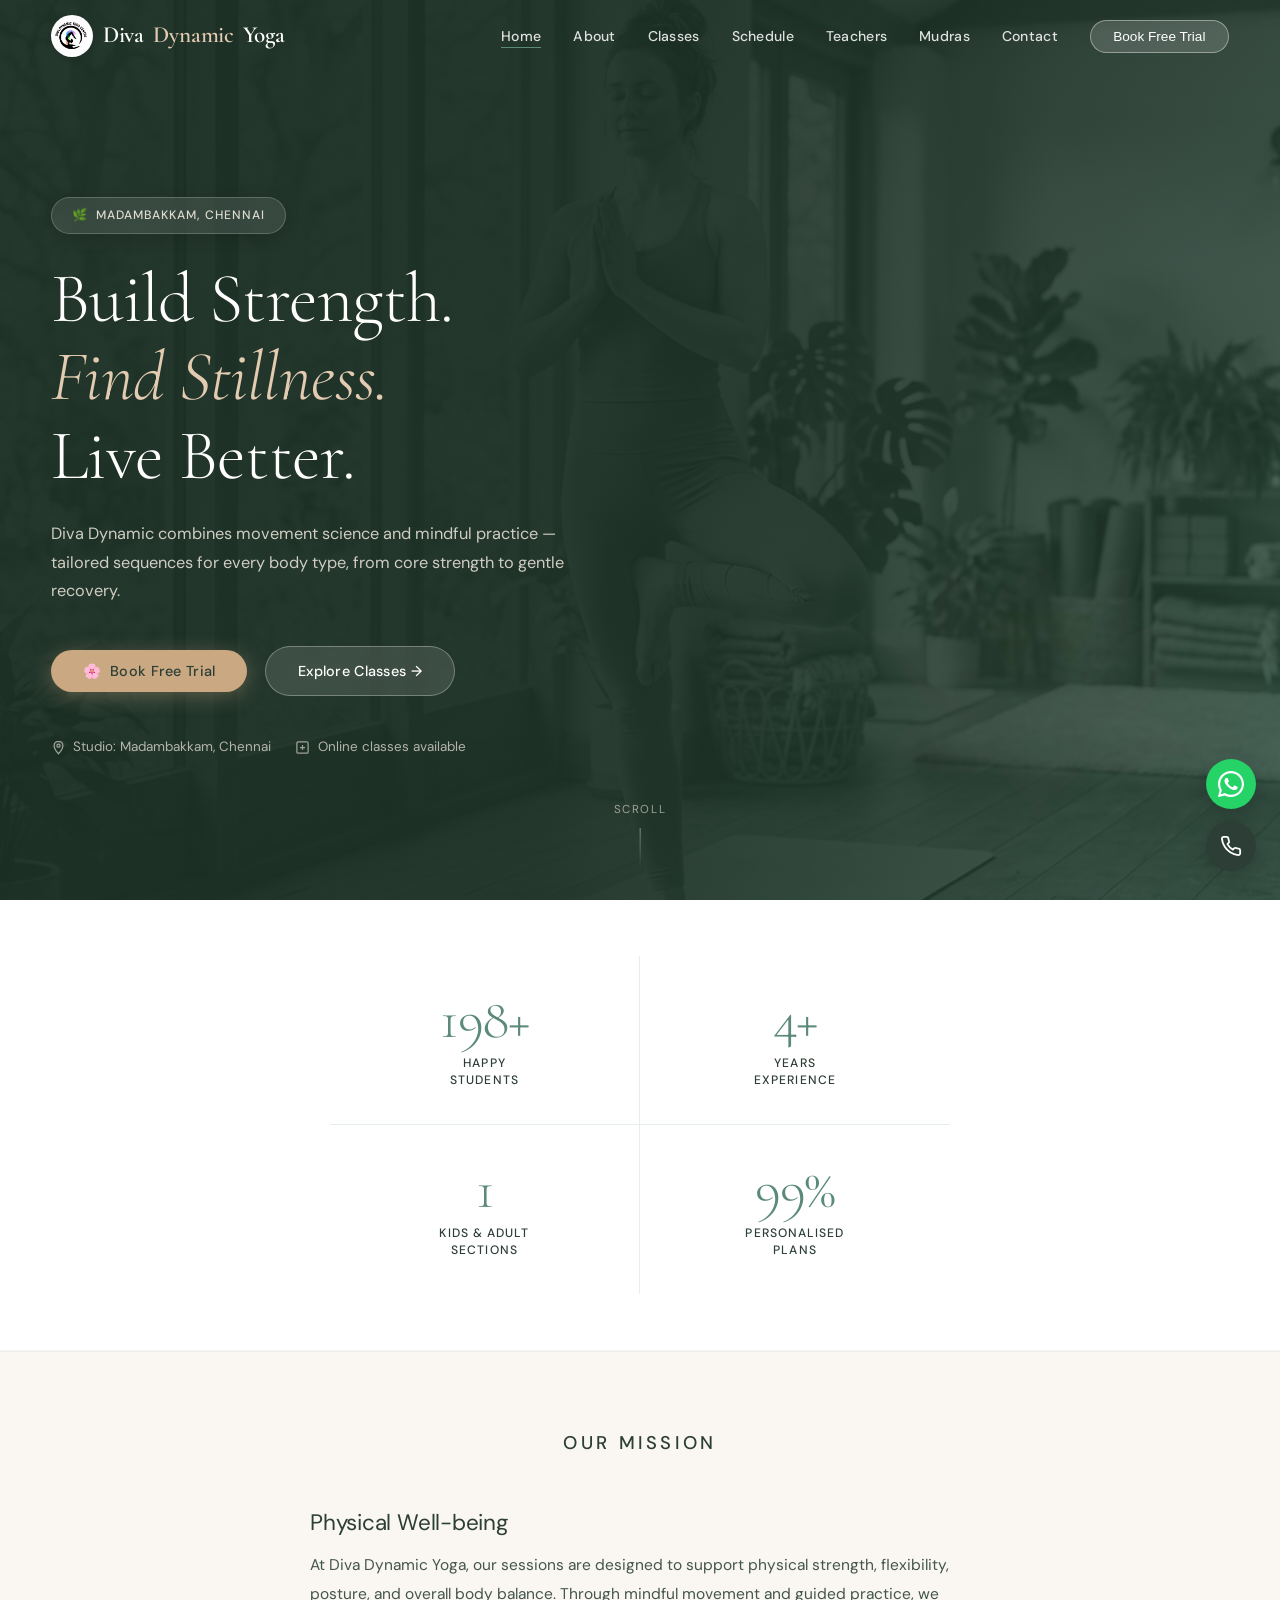
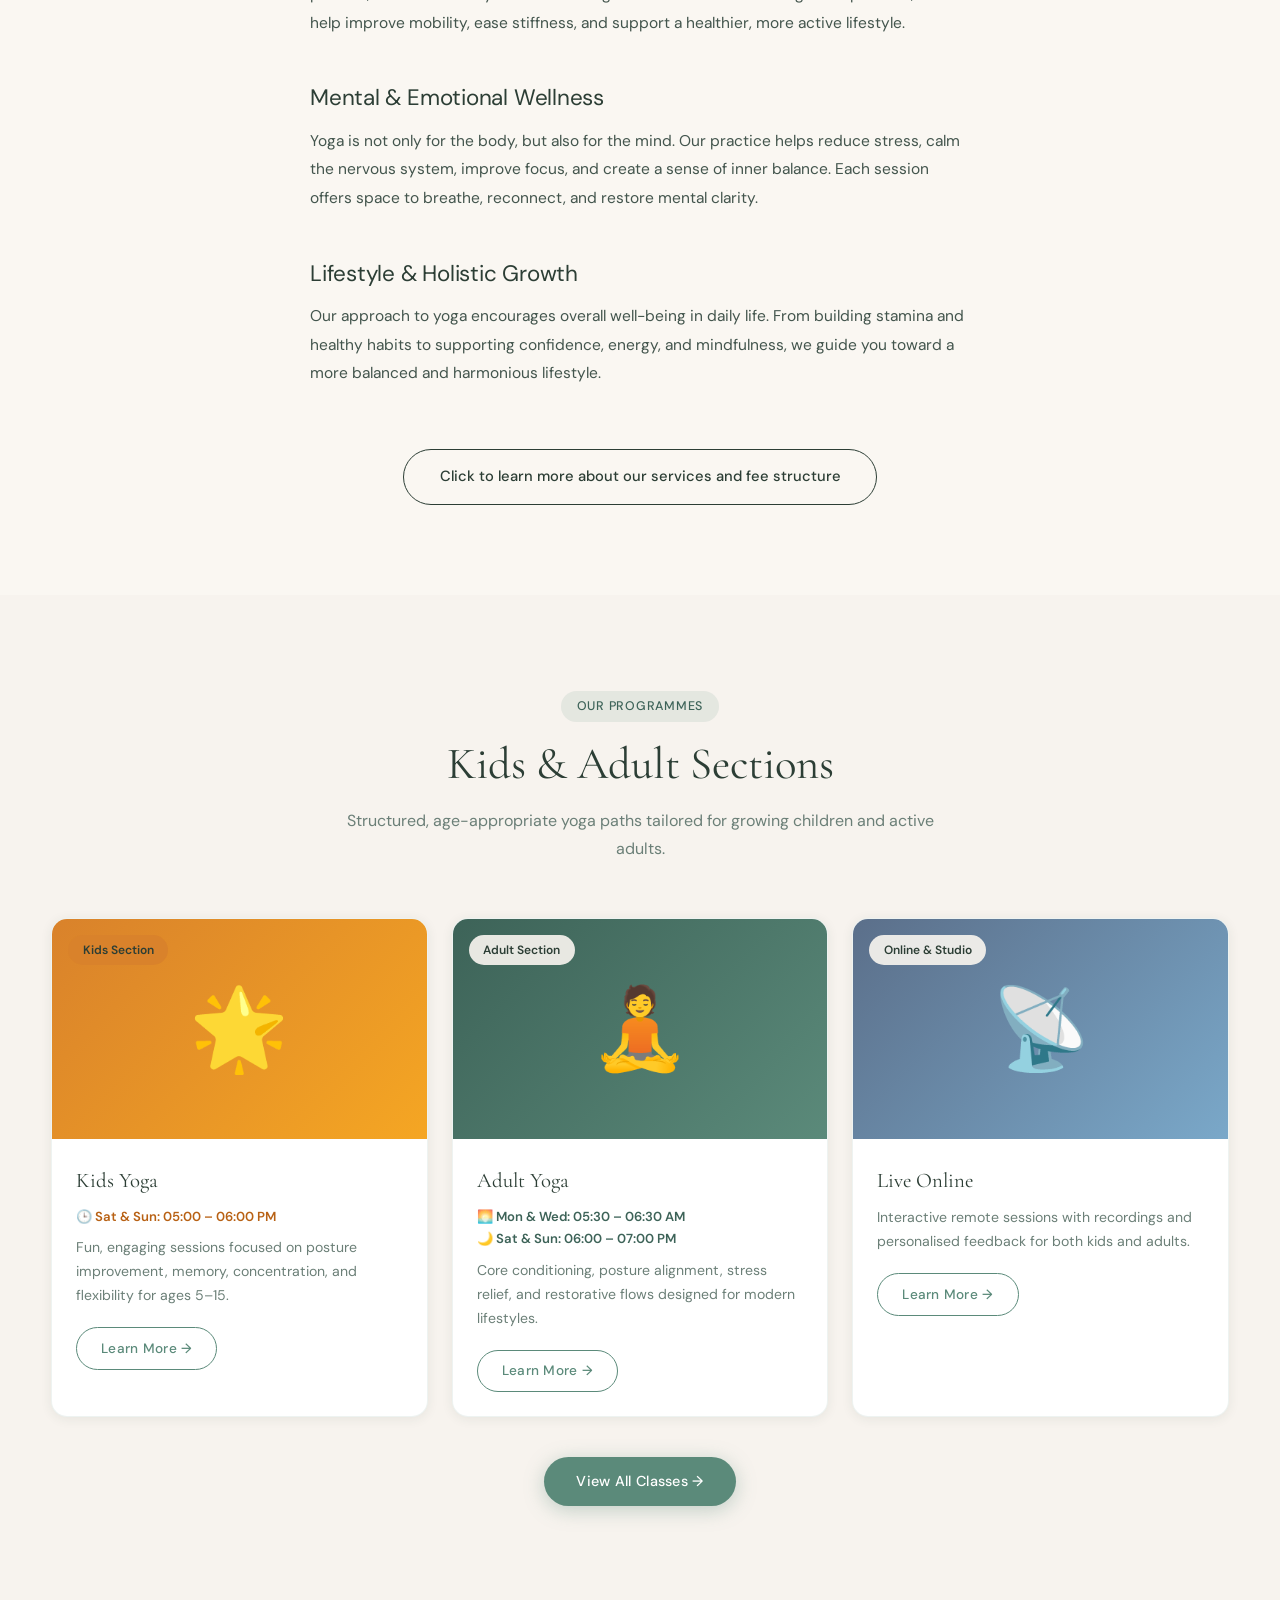
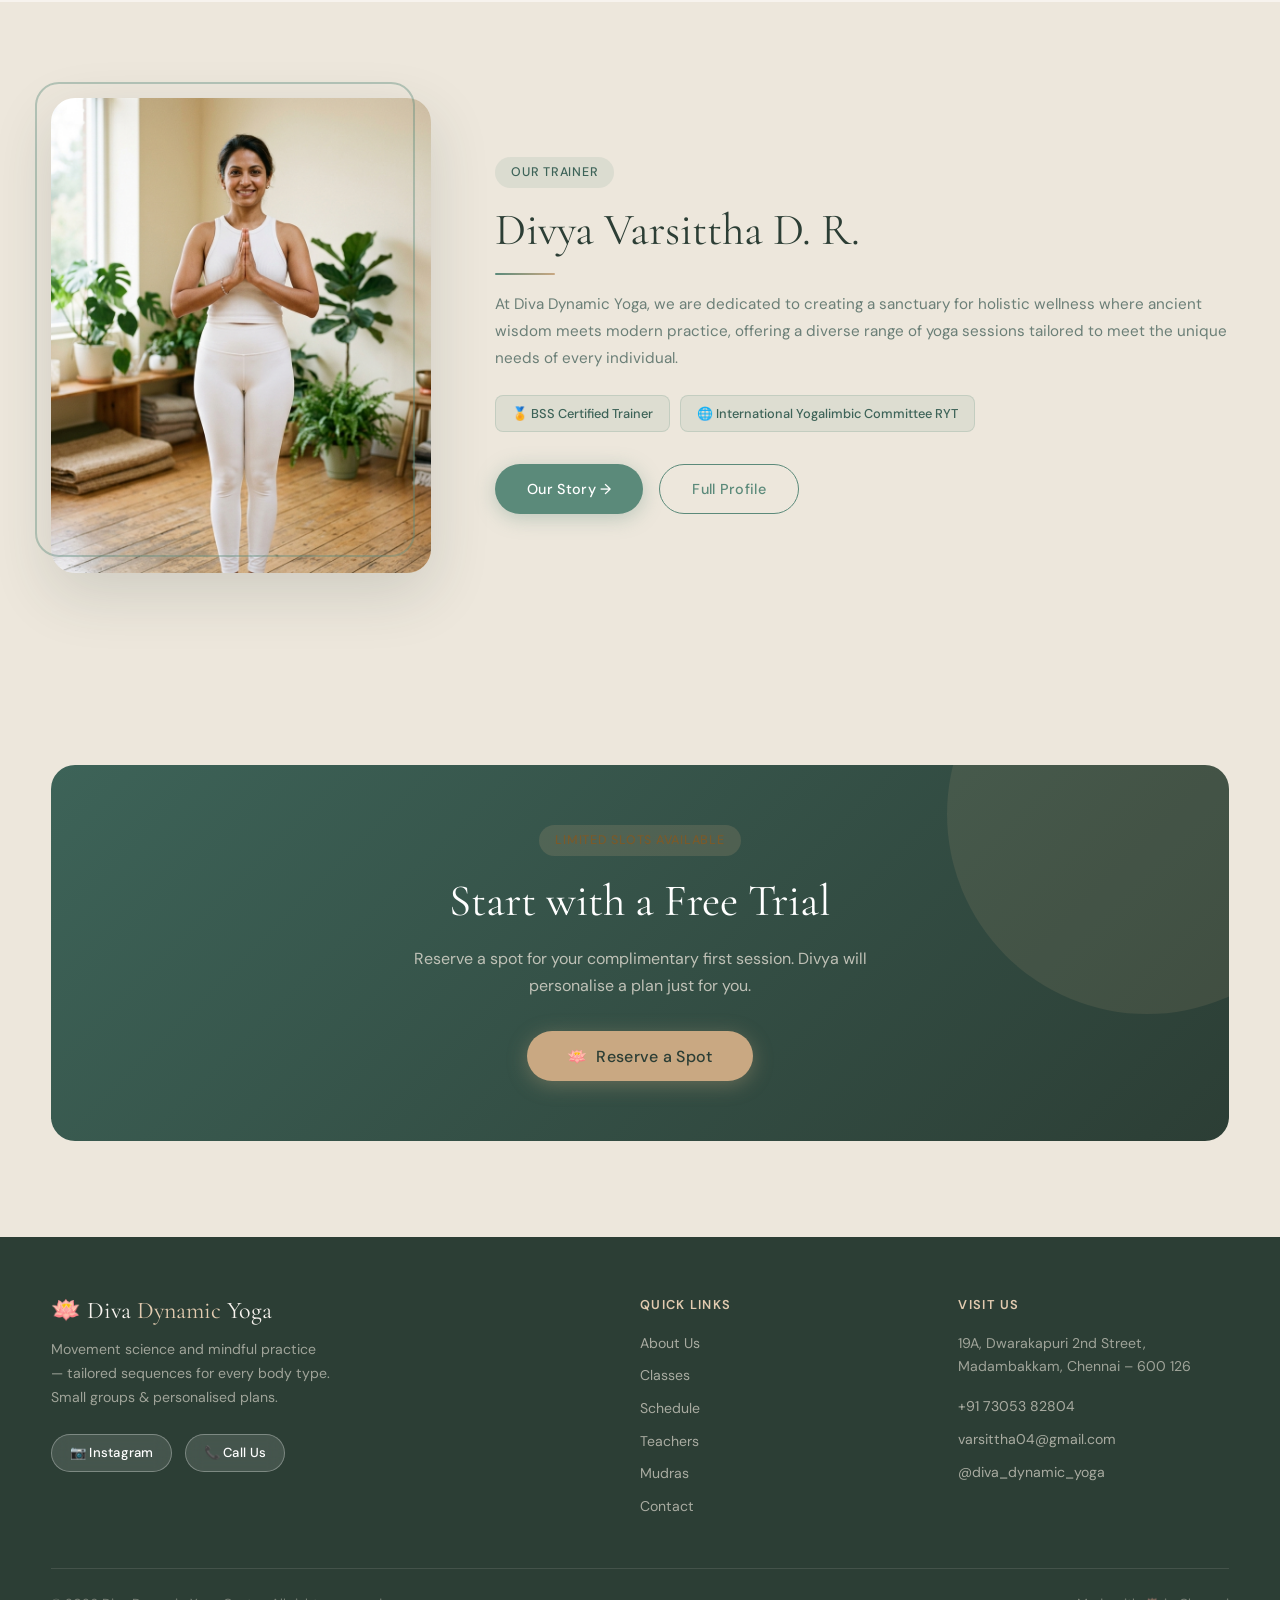
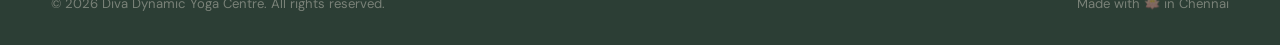
<file: DivaYOGA/index.html>
<!DOCTYPE html>
<html lang="en">

<head>
  <meta charset="UTF-8" />
  <meta name="viewport" content="width=device-width, initial-scale=1.0" />
  <meta name="description"
    content="Diva Dynamic Yoga — Build Strength. Find Stillness. Live Better. Yoga classes in Madambakkam, Chennai and online." />
  <title>Home | Diva Dynamic Yoga Centre</title>
  <link rel="icon"
    href="data:image/svg+xml,<svg xmlns='http://www.w3.org/2000/svg' viewBox='0 0 100 100'><text y='.9em' font-size='90'>🪷</text></svg>" />
  <link rel="stylesheet" href="static/css/style.css" />
</head>

<body data-page="home">

  <!-- ══ Navbar ═══════════════════════════════════════════════ -->
  <nav class="navbar transparent" id="navbar" aria-label="Main navigation">
    <div class="container navbar__inner">
      <a href="index.html" class="navbar__logo" aria-label="Diva Dynamic Yoga Home"><img src="static/images/LOGO.png"
          alt="Diva Dynamic Yoga Logo" class="navbar__logo-img" />Diva <span>Dynamic</span> Yoga</a>
      <ul class="nav-links" role="list">
        <li><a href="index.html" class="nav-link active" id="nav-home">Home</a></li>
        <li><a href="about.html" class="nav-link" id="nav-about">About</a></li>
        <li><a href="classes.html" class="nav-link" id="nav-classes">Classes</a></li>
        <li><a href="schedule.html" class="nav-link" id="nav-schedule">Schedule</a></li>
        <li><a href="teachers.html" class="nav-link" id="nav-teachers">Teachers</a></li>
        <li><a href="mudras.html" class="nav-link" id="nav-mudras">Mudras</a></li>
        <li><a href="contact.html" class="nav-link" id="nav-contact">Contact</a></li>
        <li><button class="nav-book" data-book aria-label="Book Free Trial">Book Free Trial</button></li>
      </ul>
      <button class="hamburger" id="hamburger" aria-label="Toggle menu" aria-expanded="false">
        <span></span><span></span><span></span>
      </button>
    </div>
  </nav>
  <div class="nav-drawer" id="navDrawer" role="navigation" aria-label="Mobile navigation">
    <a href="index.html" class="nav-link">Home</a>
    <a href="about.html" class="nav-link">About</a>
    <a href="classes.html" class="nav-link">Classes</a>
    <a href="schedule.html" class="nav-link">Schedule</a>
    <a href="teachers.html" class="nav-link">Teachers</a>
    <a href="mudras.html" class="nav-link">Mudras</a>
    <a href="contact.html" class="nav-link">Contact</a>
    <button class="btn btn--primary" data-book style="margin-top:.5rem">Book Free Trial</button>
  </div>

  <main id="main-content">

    <!-- ══ Hero ══════════════════════════════════════════════════ -->
    <section class="hero" aria-label="Hero section" id="hero">
      <div class="hero__bg"></div>
      <div class="hero__overlay"></div>
      <span class="lotus-ornament" style="bottom:8%; right:5%; font-size:18rem;">🪷</span>
      <div class="container" style="padding-top: var(--nav-h);">
        <div class="hero__content">
          <div class="hero__eyebrow">🌿 &nbsp;Madambakkam, Chennai</div>
          <h1 class="hero__title">Build Strength.<br><em>Find Stillness.</em><br>Live Better.</h1>
          <p class="hero__subtitle">Diva Dynamic combines movement science and mindful practice — tailored sequences for
            every body type, from core strength to gentle recovery.</p>
          <div class="hero__cta">
            <button class="btn btn--sand" data-book id="hero-book-btn">🌸 &nbsp;Book Free Trial</button>
            <a href="classes.html" class="btn btn--ghost" id="hero-classes-btn">Explore Classes →</a>
          </div>
          <div class="hero__meta">
            <div class="hero__meta-item">
              <svg viewBox="0 0 24 24" fill="none" stroke="currentColor" stroke-width="2">
                <path d="M12 2C8.13 2 5 5.13 5 9c0 5.25 7 13 7 13s7-7.75 7-13c0-3.87-3.13-7-7-7z" />
                <circle cx="12" cy="9" r="2.5" />
              </svg>
              Studio: Madambakkam, Chennai
            </div>
            <div class="hero__meta-item">
              <svg viewBox="0 0 24 24" fill="none" stroke="currentColor" stroke-width="2">
                <rect x="3" y="3" width="18" height="18" rx="2" />
                <path d="M8 12h8M12 8v8" />
              </svg>
              Online classes available
            </div>
          </div>
        </div>
      </div>
      <div style="position:absolute; bottom:2rem; left:50%; transform:translateX(-50%); z-index:2; text-align:center;">
        <div
          style="color:rgba(237,231,220,.6); font-size:.72rem; letter-spacing:.14em; text-transform:uppercase; margin-bottom:.5rem;">
          Scroll</div>
        <div
          style="width:1px; height:40px; background:linear-gradient(to bottom, rgba(237,231,220,.5), transparent); margin:auto;">
        </div>
      </div>
    </section>

    <!-- ══ Stats 2x2 ═══════════════════════════════════════════════ -->
    <section class="stats-section" aria-label="Key statistics">
      <div class="container">
        <div class="stats-grid-2x2">
          <div class="stats-cell reveal">
            <div class="stat-number" data-target="200" data-suffix="+">200+</div>
            <div class="stat-label">HAPPY<br>STUDENTS</div>
          </div>
          <div class="stats-cell reveal reveal-delay-1">
            <div class="stat-number" data-target="5" data-suffix="+">5+</div>
            <div class="stat-label">YEARS<br>EXPERIENCE</div>
          </div>
          <div class="stats-cell reveal reveal-delay-2">
            <div class="stat-number" data-target="2" data-suffix="">2</div>
            <div class="stat-label">KIDS &amp; ADULT<br>SECTIONS</div>
          </div>
          <div class="stats-cell reveal reveal-delay-3">
            <div class="stat-number" data-target="100" data-suffix="%">100%</div>
            <div class="stat-label">PERSONALISED<br>PLANS</div>
          </div>
        </div>
      </div>
    </section>


    <!-- ══ Our Mission ════════════════════════════════════════════ -->
    <section class="mission-section" id="mission" aria-label="Our Mission">
      <div class="container">
        <h2 class="mission-title reveal">OUR MISSION</h2>
        <div class="mission-content">
          <div class="mission-pillar reveal">
            <h3>Physical Well-being</h3>
            <p>At Diva Dynamic Yoga, our sessions are designed to support physical strength, flexibility, posture, and
              overall body balance. Through mindful movement and guided practice, we help improve mobility, ease
              stiffness, and support a healthier, more active lifestyle.</p>
          </div>
          <div class="mission-pillar reveal reveal-delay-1">
            <h3>Mental &amp; Emotional Wellness</h3>
            <p>Yoga is not only for the body, but also for the mind. Our practice helps reduce stress, calm the nervous
              system, improve focus, and create a sense of inner balance. Each session offers space to breathe,
              reconnect, and restore mental clarity.</p>
          </div>
          <div class="mission-pillar reveal reveal-delay-2">
            <h3>Lifestyle &amp; Holistic Growth</h3>
            <p>Our approach to yoga encourages overall well-being in daily life. From building stamina and healthy
              habits to supporting confidence, energy, and mindfulness, we guide you toward a more balanced and
              harmonious lifestyle.</p>
          </div>
        </div>
        <div class="mission-cta-wrap reveal">
          <a href="classes.html" class="btn--mission-outline" id="mission-learn-more-btn">Click to learn more about our
            services and fee structure</a>
        </div>
      </div>
    </section>

    <!-- ══ Kids & Adult Programmes ═════════════════════════════════ -->
    <section class="section" id="courses">
      <div class="container">
        <div class="section-header reveal">
          <div class="pill pill--sage">Our Programmes</div>
          <h2>Kids &amp; Adult Sections</h2>
          <p>Structured, age-appropriate yoga paths tailored for growing children and active adults.</p>
        </div>
        <div class="course-cards">
          <div class="course-card reveal">
            <div class="course-card__img">
              <div class="course-card__img-bg"
                style="background:linear-gradient(135deg,#D9822B 0%,#F5A623 100%);display:flex;align-items:center;justify-content:center;font-size:5rem;">
                🌟</div>
              <div class="course-card__badge" style="background:#D9822B;">Kids Section</div>
            </div>
            <div class="course-card__body">
              <div class="course-card__title">Kids Yoga</div>
              <div style="font-size:0.82rem; font-weight:600; color:#B86114; margin-top:0.3rem; margin-bottom:0.5rem;">
                🕒 Sat &amp; Sun: 05:00 – 06:00 PM</div>
              <p class="course-card__desc">Fun, engaging sessions focused on posture improvement, memory, concentration,
                and flexibility for ages 5–15.</p>
              <a href="classes.html#kids-yoga" class="btn btn--outline"
                style="margin-top:1.2rem;padding:.55rem 1.5rem;font-size:.85rem;" id="course-kids-btn">Learn More →</a>
            </div>
          </div>
          <div class="course-card reveal reveal-delay-1">
            <div class="course-card__img">
              <div class="course-card__img-bg"
                style="background:linear-gradient(135deg,#3D6358 0%,#5B8A7A 100%);display:flex;align-items:center;justify-content:center;font-size:5rem;">
                🧘</div>
              <div class="course-card__badge">Adult Section</div>
            </div>
            <div class="course-card__body">
              <div class="course-card__title">Adult Yoga</div>
              <div
                style="font-size:0.82rem; font-weight:600; color:var(--sage-dark); margin-top:0.3rem; margin-bottom:0.5rem;">
                🌅 Mon &amp; Wed: 05:30 – 06:30 AM<br>🌙 Sat &amp; Sun: 06:00 – 07:00 PM</div>
              <p class="course-card__desc">Core conditioning, posture alignment, stress relief, and restorative flows
                designed for modern lifestyles.</p>
              <a href="classes.html#adult-yoga" class="btn btn--outline"
                style="margin-top:1.2rem;padding:.55rem 1.5rem;font-size:.85rem;" id="course-adult-btn">Learn More
                →</a>
            </div>
          </div>
          <div class="course-card reveal reveal-delay-2">
            <div class="course-card__img">
              <div class="course-card__img-bg"
                style="background:linear-gradient(135deg,#5B6F8A 0%,#7AA8C9 100%);display:flex;align-items:center;justify-content:center;font-size:5rem;">
                📡</div>
              <div class="course-card__badge">Online &amp; Studio</div>
            </div>
            <div class="course-card__body">
              <div class="course-card__title">Live Online</div>
              <p class="course-card__desc">Interactive remote sessions with recordings and personalised feedback for
                both kids and adults.</p>
              <a href="classes.html#online-live" class="btn btn--outline"
                style="margin-top:1.2rem;padding:.55rem 1.5rem;font-size:.85rem;" id="course-online-btn">Learn More
                →</a>
            </div>
          </div>
        </div>
        <div style="text-align:center;margin-top:2.5rem;" class="reveal">
          <a href="classes.html" class="btn btn--primary" id="all-classes-btn">View All Classes →</a>
        </div>
      </div>
    </section>

    <!-- ══ Trainer Preview ═════════════════════════════════════════ -->
    <section class="section section--alt">
      <div class="container">
        <div class="trainer-card">
          <div class="trainer-img-wrap reveal">
            <img src="static/images/divya_trainer.png" alt="Divya Varsittha, founder and lead trainer" loading="lazy"
              width="380" />
          </div>
          <div class="reveal reveal-delay-1">
            <div class="pill pill--sage" style="margin-bottom:1rem;">Our Trainer</div>
            <h2 style="margin-bottom:.5rem;">Divya Varsittha D. R.</h2>
            <div class="divider"></div>
            <p style="margin-top:1rem;font-size:.95rem;line-height:1.75;margin-bottom:1.5rem;">At Diva Dynamic Yoga,
              we are dedicated to creating a sanctuary for holistic wellness where ancient wisdom meets modern practice,
              offering a diverse range of yoga sessions tailored to meet the unique needs of every individual.</p>
            <div class="cert-badges">
              <span class="cert-badge">🏅 BSS Certified Trainer</span>
              <span class="cert-badge">🌐 International Yogalimbic Committee RYT</span>
            </div>
            <div style="margin-top:2rem;display:flex;gap:1rem;flex-wrap:wrap;">
              <a href="about.html" class="btn btn--primary" id="home-about-btn">Our Story →</a>
              <a href="teachers.html" class="btn btn--outline" id="home-teachers-btn">Full Profile</a>
            </div>
          </div>
        </div>
      </div>
    </section>


    <!-- ══ CTA Banner ══════════════════════════════════════════════ -->
    <section class="section section--alt">
      <div class="container">
        <div class="cta-banner reveal">
          <div class="pill pill--sand" style="margin-bottom:1.2rem;">Limited Slots Available</div>
          <h2>Start with a Free Trial</h2>
          <p>Reserve a spot for your complimentary first session. Divya will personalise a plan just for you.</p>
          <button class="btn btn--sand" data-book id="cta-book-btn" style="font-size:1rem;padding:.9rem 2.5rem;">🪷
            &nbsp;Reserve a Spot</button>
        </div>
      </div>
    </section>

  </main>

  <!-- ══ Footer ══════════════════════════════════════════════════ -->
  <footer class="footer" aria-label="Site footer">
    <div class="container">
      <div class="footer__grid">
        <div class="footer__brand">
          <h3>🪷 Diva <span>Dynamic</span> Yoga</h3>
          <p>Movement science and mindful practice — tailored sequences for every body type. Small groups &amp;
            personalised plans.</p>
          <div style="margin-top:1.5rem;display:flex;gap:.8rem;flex-wrap:wrap;">
            <a href="https://instagram.com/diva_dynamic_yoga" target="_blank" rel="noopener" class="btn btn--ghost"
              style="padding:.45rem 1.1rem;font-size:.82rem;">📷 Instagram</a>
            <a href="tel:+917305382804" class="btn btn--ghost" style="padding:.45rem 1.1rem;font-size:.82rem;">📞 Call
              Us</a>
          </div>
        </div>
        <div class="footer__col">
          <h4>Quick Links</h4>
          <a href="about.html">About Us</a>
          <a href="classes.html">Classes</a>
          <a href="schedule.html">Schedule</a>
          <a href="teachers.html">Teachers</a>
          <a href="mudras.html">Mudras</a>
          <a href="contact.html">Contact</a>
        </div>
        <div class="footer__col">
          <h4>Visit Us</h4>
          <p style="font-size:.88rem;color:rgba(237,231,220,.6);line-height:1.7;margin-bottom:1rem;">19A, Dwarakapuri
            2nd Street,<br>Madambakkam, Chennai – 600 126</p>
          <a href="tel:+917305382804">+91 73053 82804</a>
          <a href="mailto:varsittha04@gmail.com">varsittha04@gmail.com</a>
          <a href="https://instagram.com/diva_dynamic_yoga" target="_blank" rel="noopener">@diva_dynamic_yoga</a>
        </div>
      </div>
      <div class="footer__bottom">
        <span>© 2026 Diva Dynamic Yoga Centre. All rights reserved.</span>
        <span>Made with 🪷 in Chennai</span>
      </div>
    </div>
  </footer>

  <!-- ══ Floating Quick Actions ═════════════════════════════ -->
  <div class="floating-actions" aria-label="Quick contact actions">
    <a href="https://wa.me/917305382804?text=Hi%2C+I%27d+like+to+know+more+about+Diva+Dynamic+Yoga+classes"
      target="_blank" rel="noopener" class="floating-btn floating-btn--wa" aria-label="Chat on WhatsApp"
      title="Chat on WhatsApp">
      <svg width="26" height="26" viewBox="0 0 24 24" fill="currentColor">
        <path
          d="M17.472 14.382c-.297-.149-1.758-.867-2.03-.967-.273-.099-.471-.148-.67.15-.197.297-.767.966-.94 1.164-.173.199-.347.223-.644.075-.297-.15-1.255-.463-2.39-1.475-.883-.788-1.48-1.761-1.653-2.059-.173-.297-.018-.458.13-.606.134-.133.298-.347.446-.52.149-.174.198-.298.298-.497.099-.198.05-.371-.025-.52-.075-.149-.669-1.612-.916-2.207-.242-.579-.487-.5-.669-.51-.173-.008-.371-.01-.57-.01-.198 0-.52.074-.792.372-.272.297-1.04 1.016-1.04 2.479 0 1.462 1.065 2.875 1.213 3.074.149.198 2.096 3.2 5.077 4.487.709.306 1.262.489 1.694.625.712.227 1.36.195 1.871.118.571-.085 1.758-.719 2.006-1.413.248-.694.248-1.289.173-1.413-.074-.124-.272-.198-.57-.347z" />
        <path
          d="M12 0C5.373 0 0 5.373 0 12c0 2.123.554 4.117 1.528 5.845L.057 23.43a.5.5 0 0 0 .609.609l5.585-1.471A11.94 11.94 0 0 0 12 24c6.627 0 12-5.373 12-12S18.627 0 12 0zm0 22c-1.89 0-3.66-.5-5.19-1.373l-.372-.22-3.863 1.017 1.017-3.718-.24-.38A10 10 0 0 1 2 12C2 6.477 6.477 2 12 2s10 4.477 10 10-4.477 10-10 10z" />
      </svg>
    </a>
    <a href="tel:+917305382804" class="floating-btn floating-btn--phone" aria-label="Call Diva Dynamic Yoga"
      title="Call Us">
      <svg width="22" height="22" viewBox="0 0 24 24" fill="none" stroke="currentColor" stroke-width="2"
        stroke-linecap="round" stroke-linejoin="round">
        <path
          d="M22 16.92v3a2 2 0 0 1-2.18 2 19.79 19.79 0 0 1-8.63-3.07 19.5 19.5 0 0 1-6-6 19.79 19.79 0 0 1-3.07-8.67A2 2 0 0 1 4.11 2h3a2 2 0 0 1 2 1.72 12.84 12.84 0 0 0 .7 2.81 2 2 0 0 1-.45 2.11L8.09 9.91a16 16 0 0 0 6 6l1.27-1.27a2 2 0 0 1 2.11-.45 12.84 12.84 0 0 0 2.81.7A2 2 0 0 1 22 16.92z">
        </path>
      </svg>
    </a>
  </div>

  <!-- ══ Booking Modal ═══════════════════════════════════════════ -->
  <div class="modal-overlay" id="bookingModal" role="dialog" aria-modal="true" aria-labelledby="modalTitle">
    <div class="modal" style="position:relative;">
      <button class="modal__close" onclick="closeModal()" aria-label="Close modal">✕</button>
      <div class="modal__header">
        <div class="pill pill--sage" style="margin-bottom:.8rem;">🪷 Free Trial</div>
        <h3 id="modalTitle">Reserve Your Spot</h3>
        <p>Fill in your details — Divya will reach out within 24 hours to confirm your slot.</p>
      </div>
      <form id="bookingForm" novalidate>
        <div class="form-group"><label for="bName">Full Name *</label><input type="text" id="bName" name="name"
            placeholder="Your name" required /></div>
        <div class="form-group"><label for="bPhone">Phone Number *</label><input type="tel" id="bPhone" name="phone"
            placeholder="+91 XXXXX XXXXX" required /></div>
        <div class="form-group"><label for="bEmail">Email (optional)</label><input type="email" id="bEmail" name="email"
            placeholder="you@example.com" /></div>
        <div class="form-group"><label for="bMessage">Any specific goals?</label><textarea id="bMessage" name="message"
            rows="3" placeholder="e.g. back pain relief, weight loss, stress…"></textarea></div>
        <button type="submit" class="btn btn--primary" style="width:100%;justify-content:center;">Confirm Reservation
          →</button>
      </form>
    </div>
  </div>
  <div class="toast" id="toast" role="alert" aria-live="polite"></div>
  <script src="static/js/main.js" defer></script>
</body>

</html>
</file>
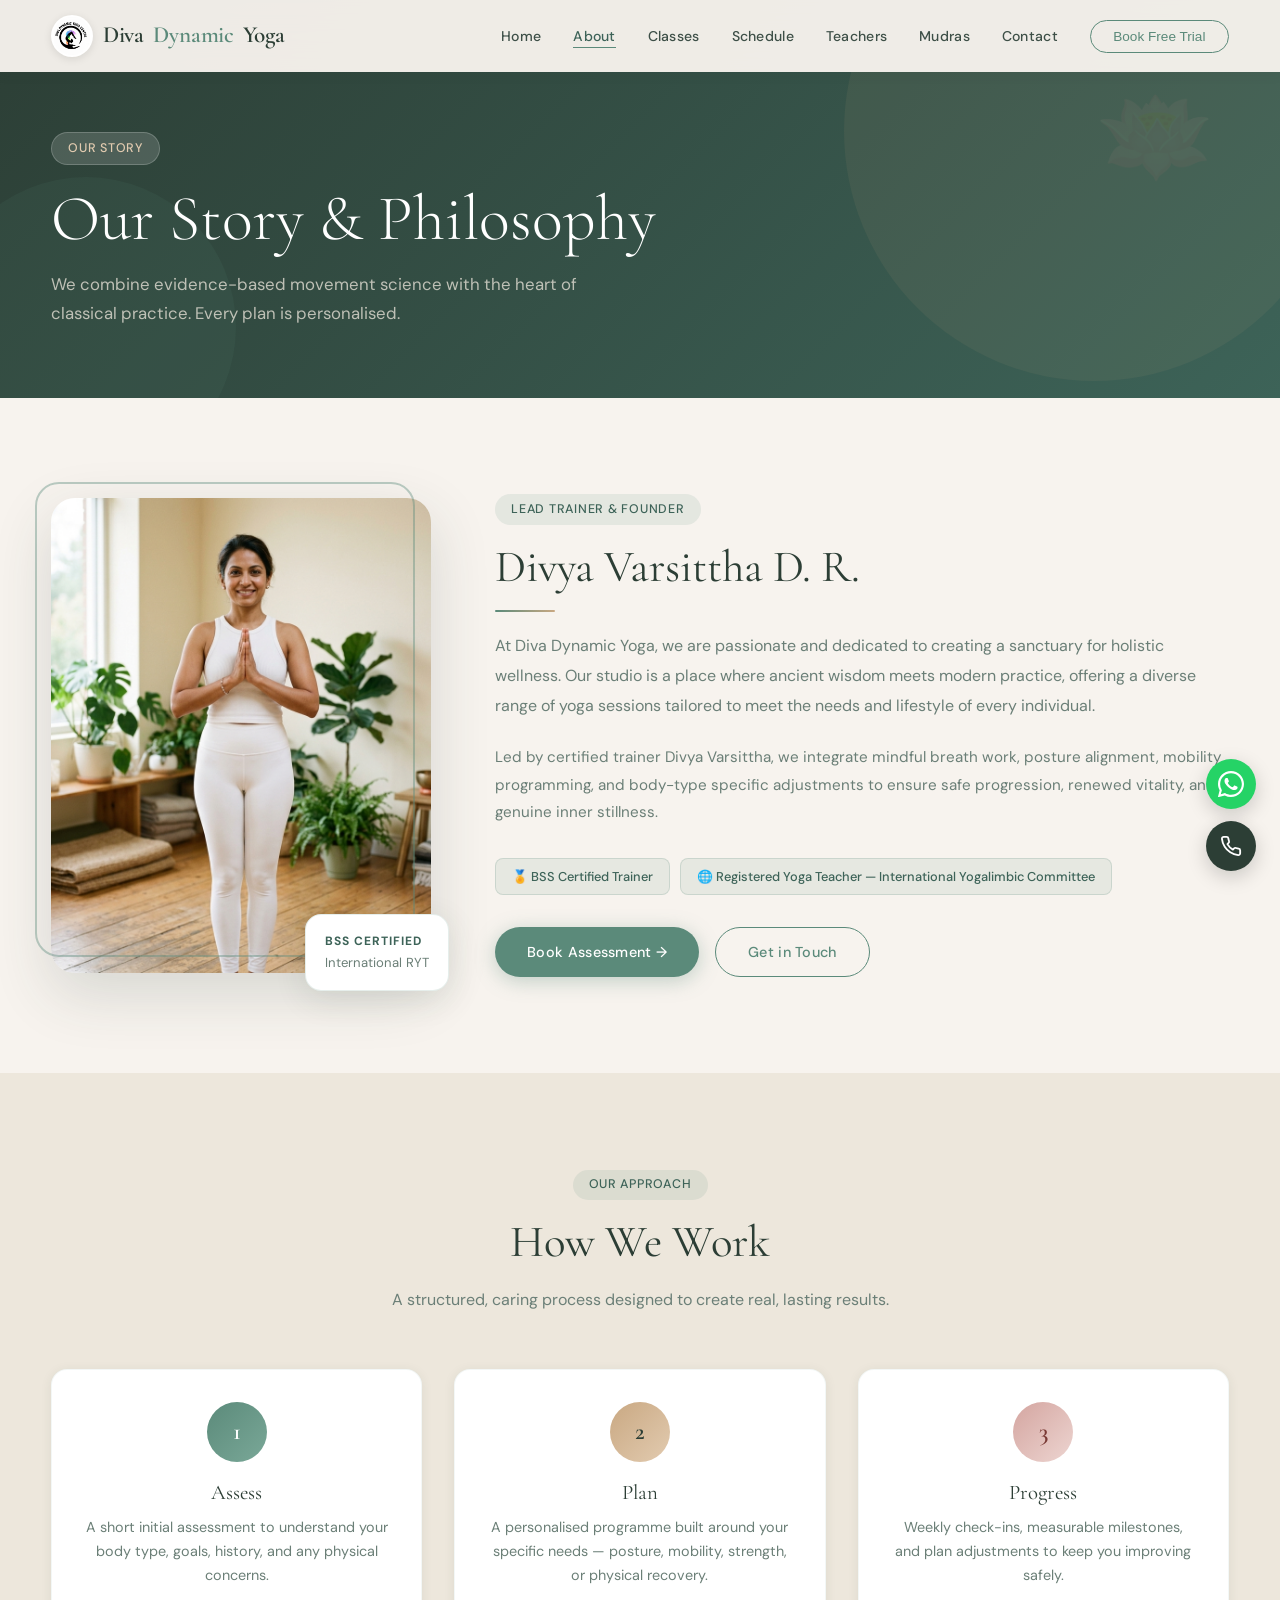
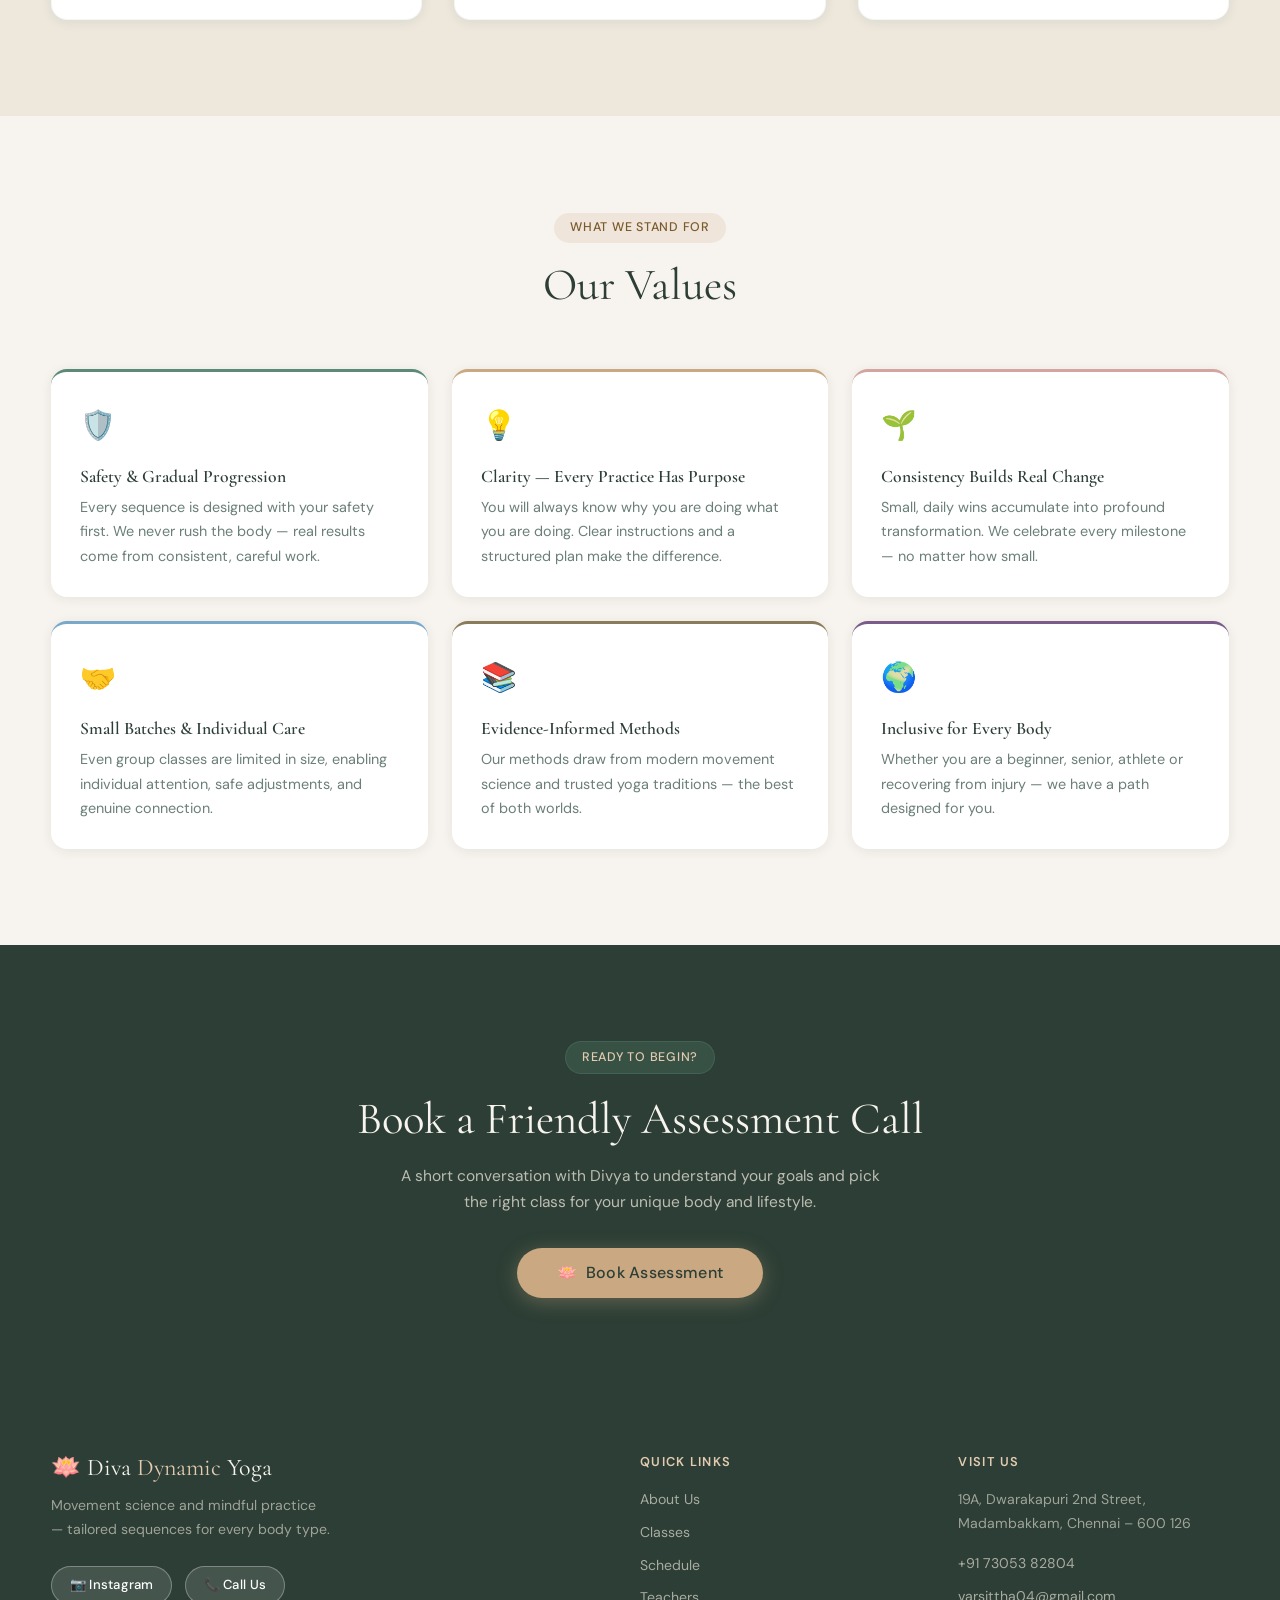
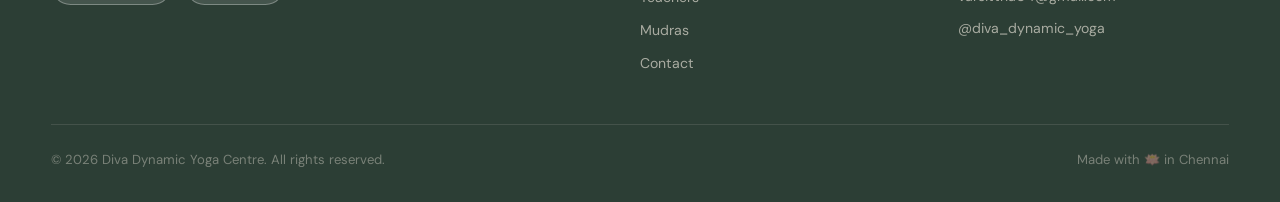
<file: DivaYOGA/about.html>
<!DOCTYPE html>
<html lang="en">
<head>
  <meta charset="UTF-8" />
  <meta name="viewport" content="width=device-width, initial-scale=1.0" />
  <meta name="description" content="Learn about Diva Dynamic Yoga's story, philosophy, and lead trainer Divya Varsittha — BSS Certified and internationally registered." />
  <title>About | Diva Dynamic Yoga Centre</title>
  <link rel="icon" href="data:image/svg+xml,<svg xmlns='http://www.w3.org/2000/svg' viewBox='0 0 100 100'><text y='.9em' font-size='90'>🪷</text></svg>" />
  <link rel="stylesheet" href="static/css/style.css" />
</head>
<body data-page="about">

<!-- ══ Navbar ═══════════════════════════════════════════════ -->
<nav class="navbar scrolled" id="navbar" aria-label="Main navigation">
  <div class="container navbar__inner">
    <a href="index.html" class="navbar__logo" aria-label="Diva Dynamic Yoga Home"><img src="static/images/LOGO.png" alt="Diva Dynamic Yoga Logo" class="navbar__logo-img" />Diva <span>Dynamic</span> Yoga</a>
    <ul class="nav-links" role="list">
      <li><a href="index.html"    class="nav-link" id="nav-home">Home</a></li>
      <li><a href="about.html"    class="nav-link active" id="nav-about">About</a></li>
      <li><a href="classes.html"  class="nav-link" id="nav-classes">Classes</a></li>
      <li><a href="schedule.html" class="nav-link" id="nav-schedule">Schedule</a></li>
      <li><a href="teachers.html" class="nav-link" id="nav-teachers">Teachers</a></li>
      <li><a href="mudras.html"   class="nav-link" id="nav-mudras">Mudras</a></li>
      <li><a href="contact.html"  class="nav-link" id="nav-contact">Contact</a></li>
      <li><button class="nav-book" data-book aria-label="Book Free Trial">Book Free Trial</button></li>
    </ul>
    <button class="hamburger" id="hamburger" aria-label="Toggle menu" aria-expanded="false"><span></span><span></span><span></span></button>
  </div>
</nav>
<div class="nav-drawer" id="navDrawer" role="navigation">
  <a href="index.html"    class="nav-link">Home</a>
  <a href="about.html"    class="nav-link">About</a>
  <a href="classes.html"  class="nav-link">Classes</a>
  <a href="schedule.html" class="nav-link">Schedule</a>
  <a href="teachers.html" class="nav-link">Teachers</a>
  <a href="mudras.html"   class="nav-link">Mudras</a>
  <a href="contact.html"  class="nav-link">Contact</a>
  <button class="btn btn--primary" data-book style="margin-top:.5rem">Book Free Trial</button>
</div>

<main id="main-content">

<!-- ══ Page Hero ══════════════════════════════════════════════ -->
<section class="page-hero" aria-label="About page hero">
  <div class="container" style="position:relative;z-index:1;">
    <div class="pill pill--sage" style="margin-bottom:1rem;background:rgba(255,255,255,.15);color:var(--sand-light);border:1px solid rgba(255,255,255,.2);">Our Story</div>
    <h1>Our Story &amp; Philosophy</h1>
    <p>We combine evidence-based movement science with the heart of classical practice. Every plan is personalised.</p>
  </div>
</section>

<!-- ══ Trainer Section ════════════════════════════════════════ -->
<section class="section" id="trainer">
  <div class="container">
    <div class="trainer-card">
      <div class="trainer-img-wrap reveal">
        <img src="static/images/divya_trainer.png" alt="Divya Varsittha D.R. — Lead Trainer, Diva Dynamic Yoga" width="380" loading="lazy" />
        <div style="position:absolute;bottom:-18px;right:-18px;background:var(--white);border-radius:var(--radius-md);padding:1rem 1.2rem;box-shadow:var(--shadow-md);border:1px solid rgba(91,138,122,.15);">
          <div style="font-size:.75rem;font-weight:700;color:var(--sage-dark);letter-spacing:.08em;text-transform:uppercase;">BSS Certified</div>
          <div style="font-size:.82rem;color:var(--text-muted);">International RYT</div>
        </div>
      </div>
      <div class="reveal reveal-delay-1">
        <div class="pill pill--sage" style="margin-bottom:1rem;">Lead Trainer &amp; Founder</div>
        <h2>Divya Varsittha D. R.</h2>
        <div class="divider"></div>
        <p style="margin-top:1.2rem;font-size:1rem;line-height:1.85;margin-bottom:1.5rem;">At Diva Dynamic Yoga, we are passionate and dedicated to creating a sanctuary for holistic wellness. Our studio is a place where ancient wisdom meets modern practice, offering a diverse range of yoga sessions tailored to meet the needs and lifestyle of every individual.</p>
        <p style="font-size:.95rem;line-height:1.8;color:var(--text-muted);margin-bottom:2rem;">Led by certified trainer Divya Varsittha, we integrate mindful breath work, posture alignment, mobility programming, and body-type specific adjustments to ensure safe progression, renewed vitality, and genuine inner stillness.</p>
        <div class="cert-badges">
          <span class="cert-badge">🏅 BSS Certified Trainer</span>
          <span class="cert-badge">🌐 Registered Yoga Teacher — International Yogalimbic Committee</span>
        </div>
        <div style="margin-top:2rem;display:flex;gap:1rem;flex-wrap:wrap;">
          <button class="btn btn--primary" data-book id="about-book-btn">Book Assessment →</button>
          <a href="contact.html" class="btn btn--outline" id="about-contact-btn">Get in Touch</a>
        </div>
      </div>
    </div>
  </div>
</section>

<!-- ══ How We Work ════════════════════════════════════════════ -->
<section class="section section--alt" id="how-we-work">
  <div class="container">
    <div class="section-header reveal">
      <div class="pill pill--sage">Our Approach</div>
      <h2>How We Work</h2>
      <p>A structured, caring process designed to create real, lasting results.</p>
    </div>
    <div class="grid-3" style="gap:2rem;">
      <div class="card reveal" style="text-align:center;">
        <div style="width:60px;height:60px;border-radius:50%;background:linear-gradient(135deg,var(--sage),var(--sage-light));display:flex;align-items:center;justify-content:center;margin:0 auto 1.2rem;font-size:1.5rem;color:white;font-family:var(--ff-serif);font-weight:600;">1</div>
        <h3 class="card__title">Assess</h3>
        <p class="card__text" style="margin-top:.6rem;">A short initial assessment to understand your body type, goals, history, and any physical concerns.</p>
      </div>
      <div class="card reveal reveal-delay-1" style="text-align:center;">
        <div style="width:60px;height:60px;border-radius:50%;background:linear-gradient(135deg,var(--sand),var(--sand-light));display:flex;align-items:center;justify-content:center;margin:0 auto 1.2rem;font-size:1.5rem;color:var(--forest);font-family:var(--ff-serif);font-weight:600;">2</div>
        <h3 class="card__title">Plan</h3>
        <p class="card__text" style="margin-top:.6rem;">A personalised programme built around your specific needs — posture, mobility, strength, or physical recovery.</p>
      </div>
      <div class="card reveal reveal-delay-2" style="text-align:center;">
        <div style="width:60px;height:60px;border-radius:50%;background:linear-gradient(135deg,var(--rose),var(--rose-light));display:flex;align-items:center;justify-content:center;margin:0 auto 1.2rem;font-size:1.5rem;color:#7A3A35;font-family:var(--ff-serif);font-weight:600;">3</div>
        <h3 class="card__title">Progress</h3>
        <p class="card__text" style="margin-top:.6rem;">Weekly check-ins, measurable milestones, and plan adjustments to keep you improving safely.</p>
      </div>
    </div>
  </div>
</section>

<!-- ══ Values ════════════════════════════════════════════════ -->
<section class="section" id="values">
  <div class="container">
    <div class="section-header reveal">
      <div class="pill pill--sand">What We Stand For</div>
      <h2>Our Values</h2>
    </div>
    <div class="values-grid">
      <div class="value-card reveal"><div class="icon">🛡️</div><h4>Safety &amp; Gradual Progression</h4><p style="margin-top:.5rem;font-size:.9rem;">Every sequence is designed with your safety first. We never rush the body — real results come from consistent, careful work.</p></div>
      <div class="value-card reveal reveal-delay-1" style="border-top-color:var(--sand);"><div class="icon">💡</div><h4>Clarity — Every Practice Has Purpose</h4><p style="margin-top:.5rem;font-size:.9rem;">You will always know why you are doing what you are doing. Clear instructions and a structured plan make the difference.</p></div>
      <div class="value-card reveal reveal-delay-2" style="border-top-color:var(--rose);"><div class="icon">🌱</div><h4>Consistency Builds Real Change</h4><p style="margin-top:.5rem;font-size:.9rem;">Small, daily wins accumulate into profound transformation. We celebrate every milestone — no matter how small.</p></div>
      <div class="value-card reveal reveal-delay-3" style="border-top-color:#7AA8C9;"><div class="icon">🤝</div><h4>Small Batches &amp; Individual Care</h4><p style="margin-top:.5rem;font-size:.9rem;">Even group classes are limited in size, enabling individual attention, safe adjustments, and genuine connection.</p></div>
      <div class="value-card reveal" style="border-top-color:#8A7B5B;"><div class="icon">📚</div><h4>Evidence-Informed Methods</h4><p style="margin-top:.5rem;font-size:.9rem;">Our methods draw from modern movement science and trusted yoga traditions — the best of both worlds.</p></div>
      <div class="value-card reveal reveal-delay-1" style="border-top-color:#7A5B8A;"><div class="icon">🌍</div><h4>Inclusive for Every Body</h4><p style="margin-top:.5rem;font-size:.9rem;">Whether you are a beginner, senior, athlete or recovering from injury — we have a path designed for you.</p></div>
    </div>
  </div>
</section>

<!-- ══ CTA ════════════════════════════════════════════════════ -->
<section class="section section--forest" id="about-cta">
  <div class="container" style="text-align:center;">
    <div class="lotus-ornament" style="top:10%;right:5%;">🪷</div>
    <div class="pill pill--sage" style="margin-bottom:1.2rem;background:rgba(91,138,122,.25);color:var(--sand-light);border:1px solid rgba(91,138,122,.3);">Ready to Begin?</div>
    <h2 style="margin-bottom:1rem;">Book a Friendly Assessment Call</h2>
    <p style="margin-bottom:2rem;color:rgba(237,231,220,.75);max-width:500px;margin-inline:auto;margin-bottom:2rem;">A short conversation with Divya to understand your goals and pick the right class for your unique body and lifestyle.</p>
    <button class="btn btn--sand" data-book id="about-cta-btn" style="font-size:1rem;padding:.9rem 2.5rem;">🪷 &nbsp;Book Assessment</button>
  </div>
</section>

</main>

<!-- ══ Footer ══════════════════════════════════════════════════ -->
<footer class="footer" aria-label="Site footer">
  <div class="container">
    <div class="footer__grid">
      <div class="footer__brand">
        <h3>🪷 Diva <span>Dynamic</span> Yoga</h3>
        <p>Movement science and mindful practice — tailored sequences for every body type.</p>
        <div style="margin-top:1.5rem;display:flex;gap:.8rem;flex-wrap:wrap;">
          <a href="https://instagram.com/diva_dynamic_yoga" target="_blank" rel="noopener" class="btn btn--ghost" style="padding:.45rem 1.1rem;font-size:.82rem;">📷 Instagram</a>
          <a href="tel:+917305382804" class="btn btn--ghost" style="padding:.45rem 1.1rem;font-size:.82rem;">📞 Call Us</a>
        </div>
      </div>
      <div class="footer__col">
        <h4>Quick Links</h4>
        <a href="about.html">About Us</a><a href="classes.html">Classes</a><a href="schedule.html">Schedule</a><a href="teachers.html">Teachers</a><a href="mudras.html">Mudras</a><a href="contact.html">Contact</a>
      </div>
      <div class="footer__col">
        <h4>Visit Us</h4>
        <p style="font-size:.88rem;color:rgba(237,231,220,.6);line-height:1.7;margin-bottom:1rem;">19A, Dwarakapuri 2nd Street,<br>Madambakkam, Chennai – 600 126</p>
        <a href="tel:+917305382804">+91 73053 82804</a>
        <a href="mailto:varsittha04@gmail.com">varsittha04@gmail.com</a>
        <a href="https://instagram.com/diva_dynamic_yoga" target="_blank" rel="noopener">@diva_dynamic_yoga</a>
      </div>
    </div>
    <div class="footer__bottom"><span>© 2026 Diva Dynamic Yoga Centre. All rights reserved.</span><span>Made with 🪷 in Chennai</span></div>
  </div>
</footer>

  <!-- ══ Floating Quick Actions ═════════════════════════════ -->
  <div class="floating-actions" aria-label="Quick contact actions">
    <a href="https://wa.me/917305382804?text=Hi%2C+I%27d+like+to+know+more+about+Diva+Dynamic+Yoga+classes" target="_blank" rel="noopener" class="floating-btn floating-btn--wa" aria-label="Chat on WhatsApp" title="Chat on WhatsApp">
      <svg width="26" height="26" viewBox="0 0 24 24" fill="currentColor">
        <path d="M17.472 14.382c-.297-.149-1.758-.867-2.03-.967-.273-.099-.471-.148-.67.15-.197.297-.767.966-.94 1.164-.173.199-.347.223-.644.075-.297-.15-1.255-.463-2.39-1.475-.883-.788-1.48-1.761-1.653-2.059-.173-.297-.018-.458.13-.606.134-.133.298-.347.446-.52.149-.174.198-.298.298-.497.099-.198.05-.371-.025-.52-.075-.149-.669-1.612-.916-2.207-.242-.579-.487-.5-.669-.51-.173-.008-.371-.01-.57-.01-.198 0-.52.074-.792.372-.272.297-1.04 1.016-1.04 2.479 0 1.462 1.065 2.875 1.213 3.074.149.198 2.096 3.2 5.077 4.487.709.306 1.262.489 1.694.625.712.227 1.36.195 1.871.118.571-.085 1.758-.719 2.006-1.413.248-.694.248-1.289.173-1.413-.074-.124-.272-.198-.57-.347z"/>
        <path d="M12 0C5.373 0 0 5.373 0 12c0 2.123.554 4.117 1.528 5.845L.057 23.43a.5.5 0 0 0 .609.609l5.585-1.471A11.94 11.94 0 0 0 12 24c6.627 0 12-5.373 12-12S18.627 0 12 0zm0 22c-1.89 0-3.66-.5-5.19-1.373l-.372-.22-3.863 1.017 1.017-3.718-.24-.38A10 10 0 0 1 2 12C2 6.477 6.477 2 12 2s10 4.477 10 10-4.477 10-10 10z"/>
      </svg>
    </a>
    <a href="tel:+917305382804" class="floating-btn floating-btn--phone" aria-label="Call Diva Dynamic Yoga" title="Call Us">
      <svg width="22" height="22" viewBox="0 0 24 24" fill="none" stroke="currentColor" stroke-width="2" stroke-linecap="round" stroke-linejoin="round">
        <path d="M22 16.92v3a2 2 0 0 1-2.18 2 19.79 19.79 0 0 1-8.63-3.07 19.5 19.5 0 0 1-6-6 19.79 19.79 0 0 1-3.07-8.67A2 2 0 0 1 4.11 2h3a2 2 0 0 1 2 1.72 12.84 12.84 0 0 0 .7 2.81 2 2 0 0 1-.45 2.11L8.09 9.91a16 16 0 0 0 6 6l1.27-1.27a2 2 0 0 1 2.11-.45 12.84 12.84 0 0 0 2.81.7A2 2 0 0 1 22 16.92z"></path>
      </svg>
    </a>
  </div>

  <!-- ══ Booking Modal ═══════════════════════════════════════════ -->
<div class="modal-overlay" id="bookingModal" role="dialog" aria-modal="true" aria-labelledby="modalTitle">
  <div class="modal" style="position:relative;">
    <button class="modal__close" onclick="closeModal()" aria-label="Close modal">✕</button>
    <div class="modal__header">
      <div class="pill pill--sage" style="margin-bottom:.8rem;">🪷 Free Trial</div>
      <h3 id="modalTitle">Reserve Your Spot</h3>
      <p>Fill in your details — Divya will reach out within 24 hours to confirm your slot.</p>
    </div>
    <form id="bookingForm" novalidate>
      <div class="form-group"><label for="bName">Full Name *</label><input type="text" id="bName" name="name" placeholder="Your name" required /></div>
      <div class="form-group"><label for="bPhone">Phone Number *</label><input type="tel" id="bPhone" name="phone" placeholder="+91 XXXXX XXXXX" required /></div>
      <div class="form-group"><label for="bEmail">Email (optional)</label><input type="email" id="bEmail" name="email" placeholder="you@example.com" /></div>
      <div class="form-group"><label for="bMessage">Any specific goals?</label><textarea id="bMessage" name="message" rows="3" placeholder="e.g. back pain relief, stress…"></textarea></div>
      <button type="submit" class="btn btn--primary" style="width:100%;justify-content:center;">Confirm Reservation →</button>
    </form>
  </div>
</div>
<div class="toast" id="toast" role="alert" aria-live="polite"></div>
<script src="static/js/main.js" defer></script>
</body>
</html>
</file>
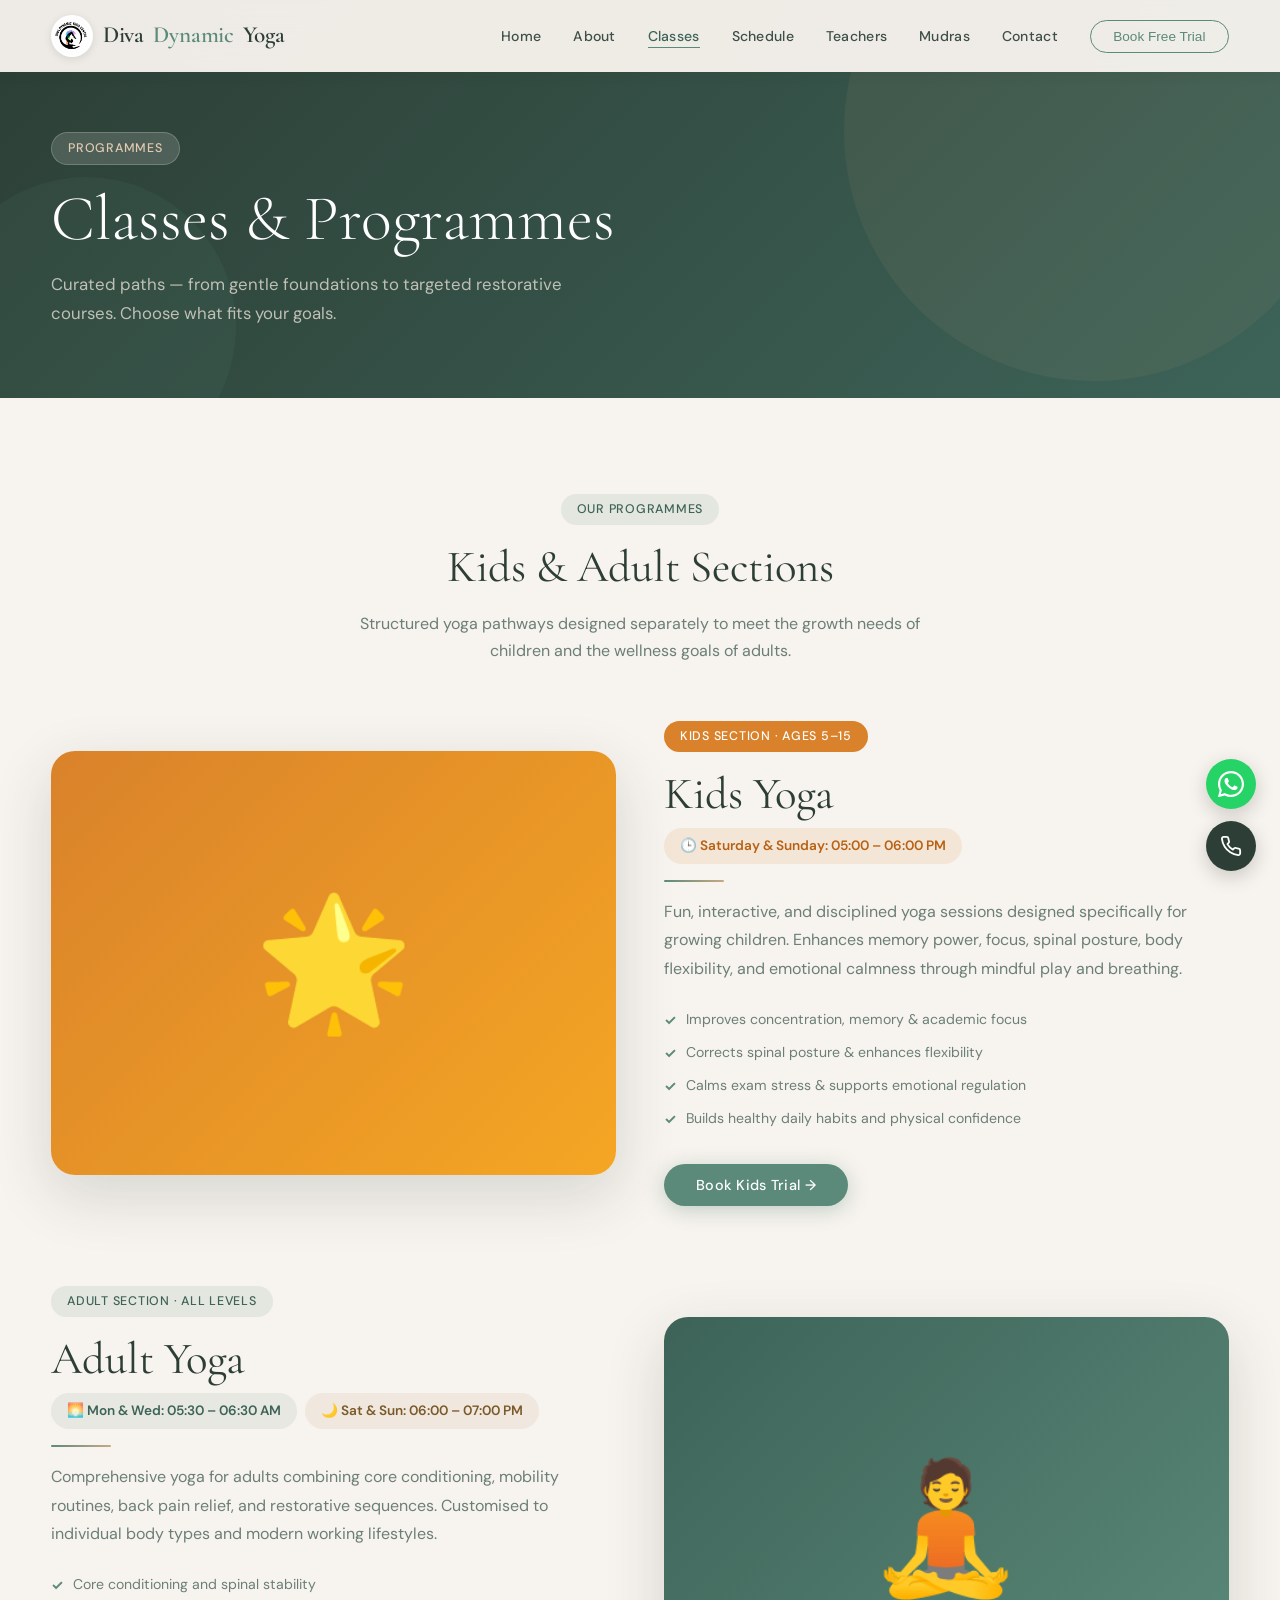
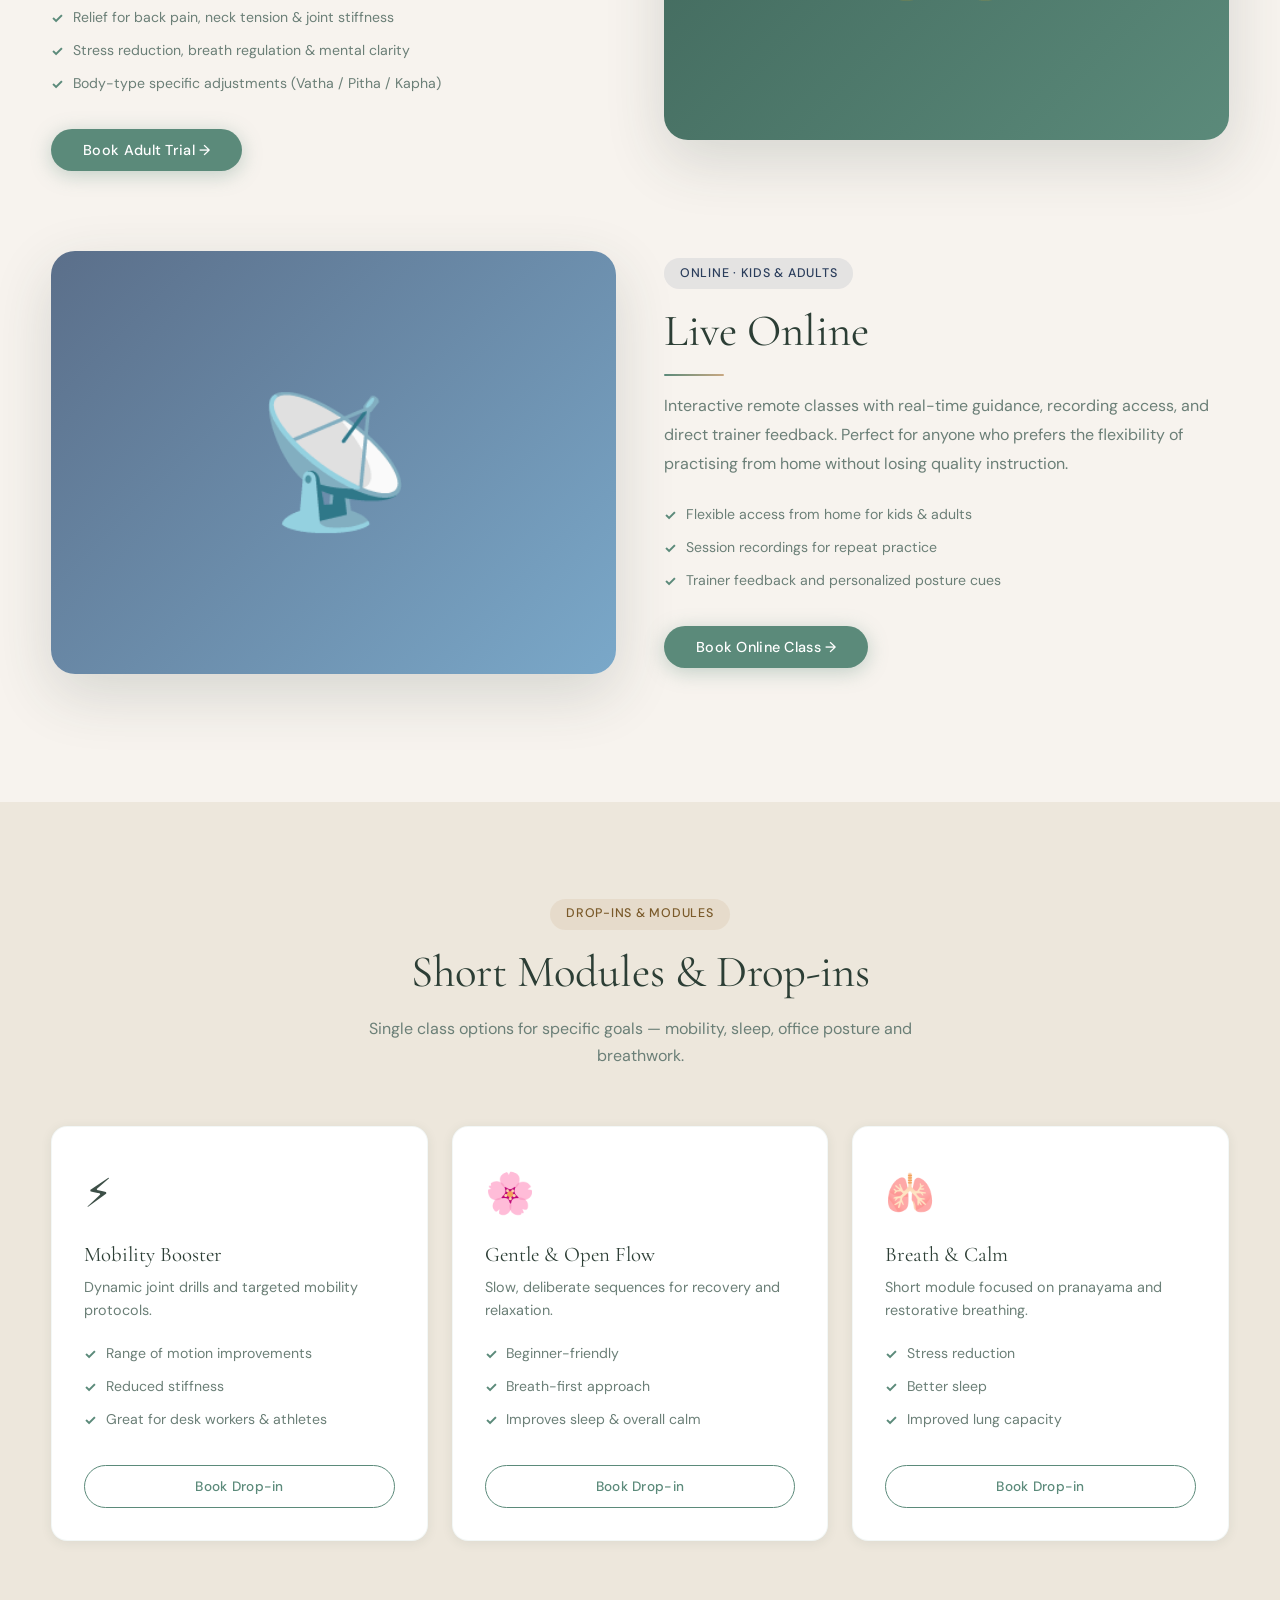
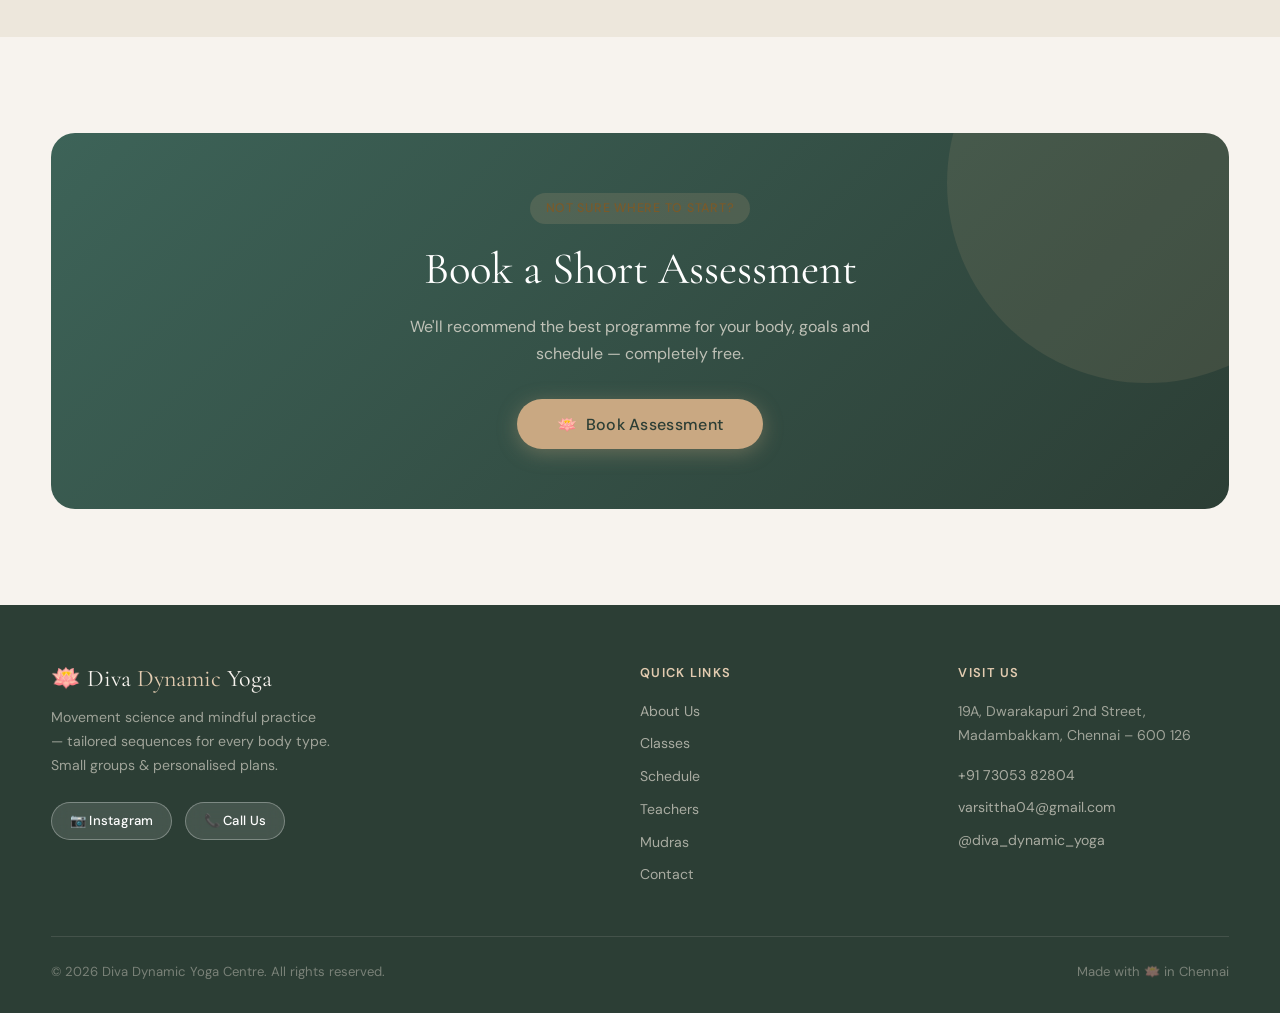
<file: DivaYOGA/classes.html>
<!DOCTYPE html>
<html lang="en">
<head>
  <meta charset="UTF-8" />
  <meta name="viewport" content="width=device-width, initial-scale=1.0" />
  <meta name="description" content="Explore Diva Dynamic Yoga classes: Core Strength, Therapy Flow, Live Online, Mobility Booster, Gentle Flow and Breath & Calm — in Madambakkam and online." />
  <title>Classes | Diva Dynamic Yoga Centre</title>
  <link rel="icon" href="data:image/svg+xml,<svg xmlns='http://www.w3.org/2000/svg' viewBox='0 0 100 100'><text y='.9em' font-size='90'>🪷</text></svg>" />
  <link rel="stylesheet" href="static/css/style.css" />
</head>
<body data-page="classes">

<!-- ══ Navbar ═══════════════════════════════════════════════ -->
<nav class="navbar scrolled" id="navbar" aria-label="Main navigation">
  <div class="container navbar__inner">
    <a href="index.html" class="navbar__logo" aria-label="Diva Dynamic Yoga Home"><img src="static/images/LOGO.png" alt="Diva Dynamic Yoga Logo" class="navbar__logo-img" />Diva <span>Dynamic</span> Yoga</a>
    <ul class="nav-links" role="list">
      <li><a href="index.html"    class="nav-link" id="nav-home">Home</a></li>
      <li><a href="about.html"    class="nav-link" id="nav-about">About</a></li>
      <li><a href="classes.html"  class="nav-link active" id="nav-classes">Classes</a></li>
      <li><a href="schedule.html" class="nav-link" id="nav-schedule">Schedule</a></li>
      <li><a href="teachers.html" class="nav-link" id="nav-teachers">Teachers</a></li>
      <li><a href="mudras.html"   class="nav-link" id="nav-mudras">Mudras</a></li>
      <li><a href="contact.html"  class="nav-link" id="nav-contact">Contact</a></li>
      <li><button class="nav-book" data-book aria-label="Book Free Trial">Book Free Trial</button></li>
    </ul>
    <button class="hamburger" id="hamburger" aria-label="Toggle menu" aria-expanded="false">
      <span></span><span></span><span></span>
    </button>
  </div>
</nav>
<div class="nav-drawer" id="navDrawer" role="navigation" aria-label="Mobile navigation">
  <a href="index.html"    class="nav-link">Home</a>
  <a href="about.html"    class="nav-link">About</a>
  <a href="classes.html"  class="nav-link active">Classes</a>
  <a href="schedule.html" class="nav-link">Schedule</a>
  <a href="teachers.html" class="nav-link">Teachers</a>
  <a href="mudras.html"   class="nav-link">Mudras</a>
  <a href="contact.html"  class="nav-link">Contact</a>
  <button class="btn btn--primary" data-book style="margin-top:.5rem">Book Free Trial</button>
</div>

<main id="main-content">

<!-- ══ Page Hero ══════════════════════════════════════════════ -->
<section class="page-hero" aria-label="Classes page hero">
  <div class="container" style="position:relative; z-index:1;">
    <div class="pill pill--sage" style="margin-bottom:1rem; background:rgba(255,255,255,.15); color:var(--sand-light); border:1px solid rgba(255,255,255,.2);">Programmes</div>
    <h1>Classes &amp; Programmes</h1>
    <p>Curated paths — from gentle foundations to targeted restorative courses. Choose what fits your goals.</p>
  </div>
</section>

<!-- ══ Kids & Adult Programmes ═════════════════════════════════ -->
<section class="section" id="signature">
  <div class="container">

    <div class="section-header reveal">
      <div class="pill pill--sage">Our Programmes</div>
      <h2>Kids &amp; Adult Sections</h2>
      <p>Structured yoga pathways designed separately to meet the growth needs of children and the wellness goals of adults.</p>
    </div>

    <!-- Kids Section -->
    <div id="kids-yoga" style="display:grid; grid-template-columns:1fr 1fr; gap:3rem; align-items:center; margin-bottom:5rem;">
      <div style="background:linear-gradient(135deg, #D9822B, #F5A623); border-radius:var(--radius-lg); aspect-ratio:4/3; display:flex; align-items:center; justify-content:center; font-size:8rem; box-shadow:var(--shadow-lg);" class="reveal">
        🌟
      </div>
      <div class="reveal reveal-delay-1">
        <div class="pill pill--sand" style="margin-bottom:1rem; background:#D9822B; color:white;">Kids Section · Ages 5–15</div>
        <h2>Kids Yoga</h2>
        <div style="margin-top:.4rem; margin-bottom:.8rem;">
          <span class="time-badge" style="background:rgba(217,130,43,.12); color:#B86114; font-weight:600;">
            🕒 Saturday &amp; Sunday: 05:00 – 06:00 PM
          </span>
        </div>
        <div class="divider"></div>
        <p style="margin-top:1rem; font-size:1rem; line-height:1.8; margin-bottom:1.5rem;">
          Fun, interactive, and disciplined yoga sessions designed specifically for growing children.
          Enhances memory power, focus, spinal posture, body flexibility, and emotional calmness through mindful play and breathing.
        </p>
        <ul class="benefit-list">
          <li>Improves concentration, memory &amp; academic focus</li>
          <li>Corrects spinal posture &amp; enhances flexibility</li>
          <li>Calms exam stress &amp; supports emotional regulation</li>
          <li>Builds healthy daily habits and physical confidence</li>
        </ul>
        <div style="margin-top:2rem;">
          <button class="btn btn--primary" data-book id="book-kids-btn">Book Kids Trial →</button>
        </div>
      </div>
    </div>

    <!-- Adult Section -->
    <div id="adult-yoga" style="display:grid; grid-template-columns:1fr 1fr; gap:3rem; align-items:center; margin-bottom:5rem; direction:rtl;">
      <div style="background:linear-gradient(135deg, #3D6358, #5B8A7A); border-radius:var(--radius-lg); aspect-ratio:4/3; display:flex; align-items:center; justify-content:center; font-size:8rem; box-shadow:var(--shadow-lg);" class="reveal">
        🧘
      </div>
      <div class="reveal reveal-delay-1" style="direction:ltr;">
        <div class="pill pill--sage" style="margin-bottom:1rem;">Adult Section · All Levels</div>
        <h2>Adult Yoga</h2>
        <div style="display:flex; flex-wrap:wrap; gap:.5rem; margin-top:.4rem; margin-bottom:.8rem;">
          <span class="time-badge" style="font-weight:600;">
            🌅 Mon &amp; Wed: 05:30 – 06:30 AM
          </span>
          <span class="time-badge evening" style="font-weight:600;">
            🌙 Sat &amp; Sun: 06:00 – 07:00 PM
          </span>
        </div>
        <div class="divider"></div>
        <p style="margin-top:1rem; font-size:1rem; line-height:1.8; margin-bottom:1.5rem;">
          Comprehensive yoga for adults combining core conditioning, mobility routines, back pain relief,
          and restorative sequences. Customised to individual body types and modern working lifestyles.
        </p>
        <ul class="benefit-list">
          <li>Core conditioning and spinal stability</li>
          <li>Relief for back pain, neck tension &amp; joint stiffness</li>
          <li>Stress reduction, breath regulation &amp; mental clarity</li>
          <li>Body-type specific adjustments (Vatha / Pitha / Kapha)</li>
        </ul>
        <div style="margin-top:2rem;">
          <button class="btn btn--primary" data-book id="book-adult-btn">Book Adult Trial →</button>
        </div>
      </div>
    </div>

    <!-- Online Live -->
    <div id="online-live" style="display:grid; grid-template-columns:1fr 1fr; gap:3rem; align-items:center; margin-bottom:2rem;">
      <div style="background:linear-gradient(135deg, #5B6F8A, #7AA8C9); border-radius:var(--radius-lg); aspect-ratio:4/3; display:flex; align-items:center; justify-content:center; font-size:8rem; box-shadow:var(--shadow-lg);" class="reveal">
        📡
      </div>
      <div class="reveal reveal-delay-1">
        <div class="pill pill--sage" style="margin-bottom:1rem; background:rgba(91,111,138,.12); color:#2A3D5B;">Online · Kids &amp; Adults</div>
        <h2>Live Online</h2>
        <div class="divider"></div>
        <p style="margin-top:1rem; font-size:1rem; line-height:1.8; margin-bottom:1.5rem;">
          Interactive remote classes with real-time guidance, recording access, and direct trainer feedback.
          Perfect for anyone who prefers the flexibility of practising from home without losing quality instruction.
        </p>
        <ul class="benefit-list">
          <li>Flexible access from home for kids &amp; adults</li>
          <li>Session recordings for repeat practice</li>
          <li>Trainer feedback and personalized posture cues</li>
        </ul>
        <div style="margin-top:2rem;">
          <button class="btn btn--primary" data-book id="book-online-btn">Book Online Class →</button>
        </div>
      </div>
    </div>

  </div>
</section>

<!-- ══ Short Modules ══════════════════════════════════════════ -->
<section class="section section--alt" id="modules">
  <div class="container">

    <div class="section-header reveal">
      <div class="pill pill--sand">Drop-ins &amp; Modules</div>
      <h2>Short Modules &amp; Drop-ins</h2>
      <p>Single class options for specific goals — mobility, sleep, office posture and breathwork.</p>
    </div>

    <div class="grid-3" style="gap:1.5rem;">

      <div class="card reveal" id="mobility-booster">
        <div style="font-size:2.5rem; margin-bottom:1rem;">⚡</div>
        <h3 class="card__title">Mobility Booster</h3>
        <p class="card__text" style="margin-top:.4rem;">Dynamic joint drills and targeted mobility protocols.</p>
        <ul class="benefit-list">
          <li>Range of motion improvements</li>
          <li>Reduced stiffness</li>
          <li>Great for desk workers &amp; athletes</li>
        </ul>
        <button class="btn btn--outline" data-book style="margin-top:1.5rem; width:100%; justify-content:center; font-size:.85rem;" id="book-mobility-booster-btn">
          Book Drop-in
        </button>
      </div>

      <div class="card reveal reveal-delay-1" id="gentle-flow">
        <div style="font-size:2.5rem; margin-bottom:1rem;">🌸</div>
        <h3 class="card__title">Gentle &amp; Open Flow</h3>
        <p class="card__text" style="margin-top:.4rem;">Slow, deliberate sequences for recovery and relaxation.</p>
        <ul class="benefit-list">
          <li>Beginner-friendly</li>
          <li>Breath-first approach</li>
          <li>Improves sleep &amp; overall calm</li>
        </ul>
        <button class="btn btn--outline" data-book style="margin-top:1.5rem; width:100%; justify-content:center; font-size:.85rem;" id="book-gentle-flow-btn">
          Book Drop-in
        </button>
      </div>

      <div class="card reveal reveal-delay-2" id="breath-calm">
        <div style="font-size:2.5rem; margin-bottom:1rem;">🫁</div>
        <h3 class="card__title">Breath &amp; Calm</h3>
        <p class="card__text" style="margin-top:.4rem;">Short module focused on pranayama and restorative breathing.</p>
        <ul class="benefit-list">
          <li>Stress reduction</li>
          <li>Better sleep</li>
          <li>Improved lung capacity</li>
        </ul>
        <button class="btn btn--outline" data-book style="margin-top:1.5rem; width:100%; justify-content:center; font-size:.85rem;" id="book-breath-calm-btn">
          Book Drop-in
        </button>
      </div>

    </div>

  </div>
</section>

<!-- ══ Assessment CTA ═════════════════════════════════════════ -->
<section class="section">
  <div class="container">
    <div class="cta-banner reveal">
      <div class="pill pill--sand" style="margin-bottom:1.2rem;">Not sure where to start?</div>
      <h2>Book a Short Assessment</h2>
      <p>We'll recommend the best programme for your body, goals and schedule — completely free.</p>
      <button class="btn btn--sand" data-book id="classes-cta-btn" style="font-size:1rem; padding:.9rem 2.5rem;">
        🪷 &nbsp;Book Assessment
      </button>
    </div>
  </div>
</section>

</main>

<!-- ══ Footer ══════════════════════════════════════════════════ -->
<footer class="footer" aria-label="Site footer">
  <div class="container">
    <div class="footer__grid">
      <div class="footer__brand">
        <h3>🪷 Diva <span>Dynamic</span> Yoga</h3>
        <p>Movement science and mindful practice — tailored sequences for every body type. Small groups &amp; personalised plans.</p>
        <div style="margin-top:1.5rem;display:flex;gap:.8rem;flex-wrap:wrap;">
          <a href="https://instagram.com/diva_dynamic_yoga" target="_blank" rel="noopener" class="btn btn--ghost" style="padding:.45rem 1.1rem;font-size:.82rem;">📷 Instagram</a>
          <a href="tel:+917305382804" class="btn btn--ghost" style="padding:.45rem 1.1rem;font-size:.82rem;">📞 Call Us</a>
        </div>
      </div>
      <div class="footer__col">
        <h4>Quick Links</h4>
        <a href="about.html">About Us</a>
        <a href="classes.html">Classes</a>
        <a href="schedule.html">Schedule</a>
        <a href="teachers.html">Teachers</a>
        <a href="mudras.html">Mudras</a>
        <a href="contact.html">Contact</a>
      </div>
      <div class="footer__col">
        <h4>Visit Us</h4>
        <p style="font-size:.88rem;color:rgba(237,231,220,.6);line-height:1.7;margin-bottom:1rem;">19A, Dwarakapuri 2nd Street,<br>Madambakkam, Chennai – 600 126</p>
        <a href="tel:+917305382804">+91 73053 82804</a>
        <a href="mailto:varsittha04@gmail.com">varsittha04@gmail.com</a>
        <a href="https://instagram.com/diva_dynamic_yoga" target="_blank" rel="noopener">@diva_dynamic_yoga</a>
      </div>
    </div>
    <div class="footer__bottom">
      <span>© 2026 Diva Dynamic Yoga Centre. All rights reserved.</span>
      <span>Made with 🪷 in Chennai</span>
    </div>
  </div>
</footer>

  <!-- ══ Floating Quick Actions ═════════════════════════════ -->
  <div class="floating-actions" aria-label="Quick contact actions">
    <a href="https://wa.me/917305382804?text=Hi%2C+I%27d+like+to+know+more+about+Diva+Dynamic+Yoga+classes" target="_blank" rel="noopener" class="floating-btn floating-btn--wa" aria-label="Chat on WhatsApp" title="Chat on WhatsApp">
      <svg width="26" height="26" viewBox="0 0 24 24" fill="currentColor">
        <path d="M17.472 14.382c-.297-.149-1.758-.867-2.03-.967-.273-.099-.471-.148-.67.15-.197.297-.767.966-.94 1.164-.173.199-.347.223-.644.075-.297-.15-1.255-.463-2.39-1.475-.883-.788-1.48-1.761-1.653-2.059-.173-.297-.018-.458.13-.606.134-.133.298-.347.446-.52.149-.174.198-.298.298-.497.099-.198.05-.371-.025-.52-.075-.149-.669-1.612-.916-2.207-.242-.579-.487-.5-.669-.51-.173-.008-.371-.01-.57-.01-.198 0-.52.074-.792.372-.272.297-1.04 1.016-1.04 2.479 0 1.462 1.065 2.875 1.213 3.074.149.198 2.096 3.2 5.077 4.487.709.306 1.262.489 1.694.625.712.227 1.36.195 1.871.118.571-.085 1.758-.719 2.006-1.413.248-.694.248-1.289.173-1.413-.074-.124-.272-.198-.57-.347z"/>
        <path d="M12 0C5.373 0 0 5.373 0 12c0 2.123.554 4.117 1.528 5.845L.057 23.43a.5.5 0 0 0 .609.609l5.585-1.471A11.94 11.94 0 0 0 12 24c6.627 0 12-5.373 12-12S18.627 0 12 0zm0 22c-1.89 0-3.66-.5-5.19-1.373l-.372-.22-3.863 1.017 1.017-3.718-.24-.38A10 10 0 0 1 2 12C2 6.477 6.477 2 12 2s10 4.477 10 10-4.477 10-10 10z"/>
      </svg>
    </a>
    <a href="tel:+917305382804" class="floating-btn floating-btn--phone" aria-label="Call Diva Dynamic Yoga" title="Call Us">
      <svg width="22" height="22" viewBox="0 0 24 24" fill="none" stroke="currentColor" stroke-width="2" stroke-linecap="round" stroke-linejoin="round">
        <path d="M22 16.92v3a2 2 0 0 1-2.18 2 19.79 19.79 0 0 1-8.63-3.07 19.5 19.5 0 0 1-6-6 19.79 19.79 0 0 1-3.07-8.67A2 2 0 0 1 4.11 2h3a2 2 0 0 1 2 1.72 12.84 12.84 0 0 0 .7 2.81 2 2 0 0 1-.45 2.11L8.09 9.91a16 16 0 0 0 6 6l1.27-1.27a2 2 0 0 1 2.11-.45 12.84 12.84 0 0 0 2.81.7A2 2 0 0 1 22 16.92z"></path>
      </svg>
    </a>
  </div>

<!-- ══ Booking Modal ═══════════════════════════════════════════ -->
<div class="modal-overlay" id="bookingModal" role="dialog" aria-modal="true" aria-labelledby="modalTitle">
  <div class="modal" style="position:relative;">
    <button class="modal__close" onclick="closeModal()" aria-label="Close modal">✕</button>
    <div class="modal__header">
      <div class="pill pill--sage" style="margin-bottom:.8rem;">🪷 Free Trial</div>
      <h3 id="modalTitle">Reserve Your Spot</h3>
      <p>Fill in your details — Divya will reach out within 24 hours to confirm your slot.</p>
    </div>
    <form id="bookingForm" novalidate>
      <div class="form-group"><label for="bName">Full Name *</label><input type="text" id="bName" name="name" placeholder="Your name" required /></div>
      <div class="form-group"><label for="bPhone">Phone Number *</label><input type="tel" id="bPhone" name="phone" placeholder="+91 XXXXX XXXXX" required /></div>
      <div class="form-group"><label for="bEmail">Email (optional)</label><input type="email" id="bEmail" name="email" placeholder="you@example.com" /></div>
      <div class="form-group"><label for="bMessage">Any specific goals?</label><textarea id="bMessage" name="message" rows="3" placeholder="e.g. back pain relief, weight loss, stress…"></textarea></div>
      <button type="submit" class="btn btn--primary" style="width:100%;justify-content:center;">Confirm Reservation →</button>
    </form>
  </div>
</div>
<div class="toast" id="toast" role="alert" aria-live="polite"></div>
<script src="static/js/main.js" defer></script>
</body>
</html>
</file>
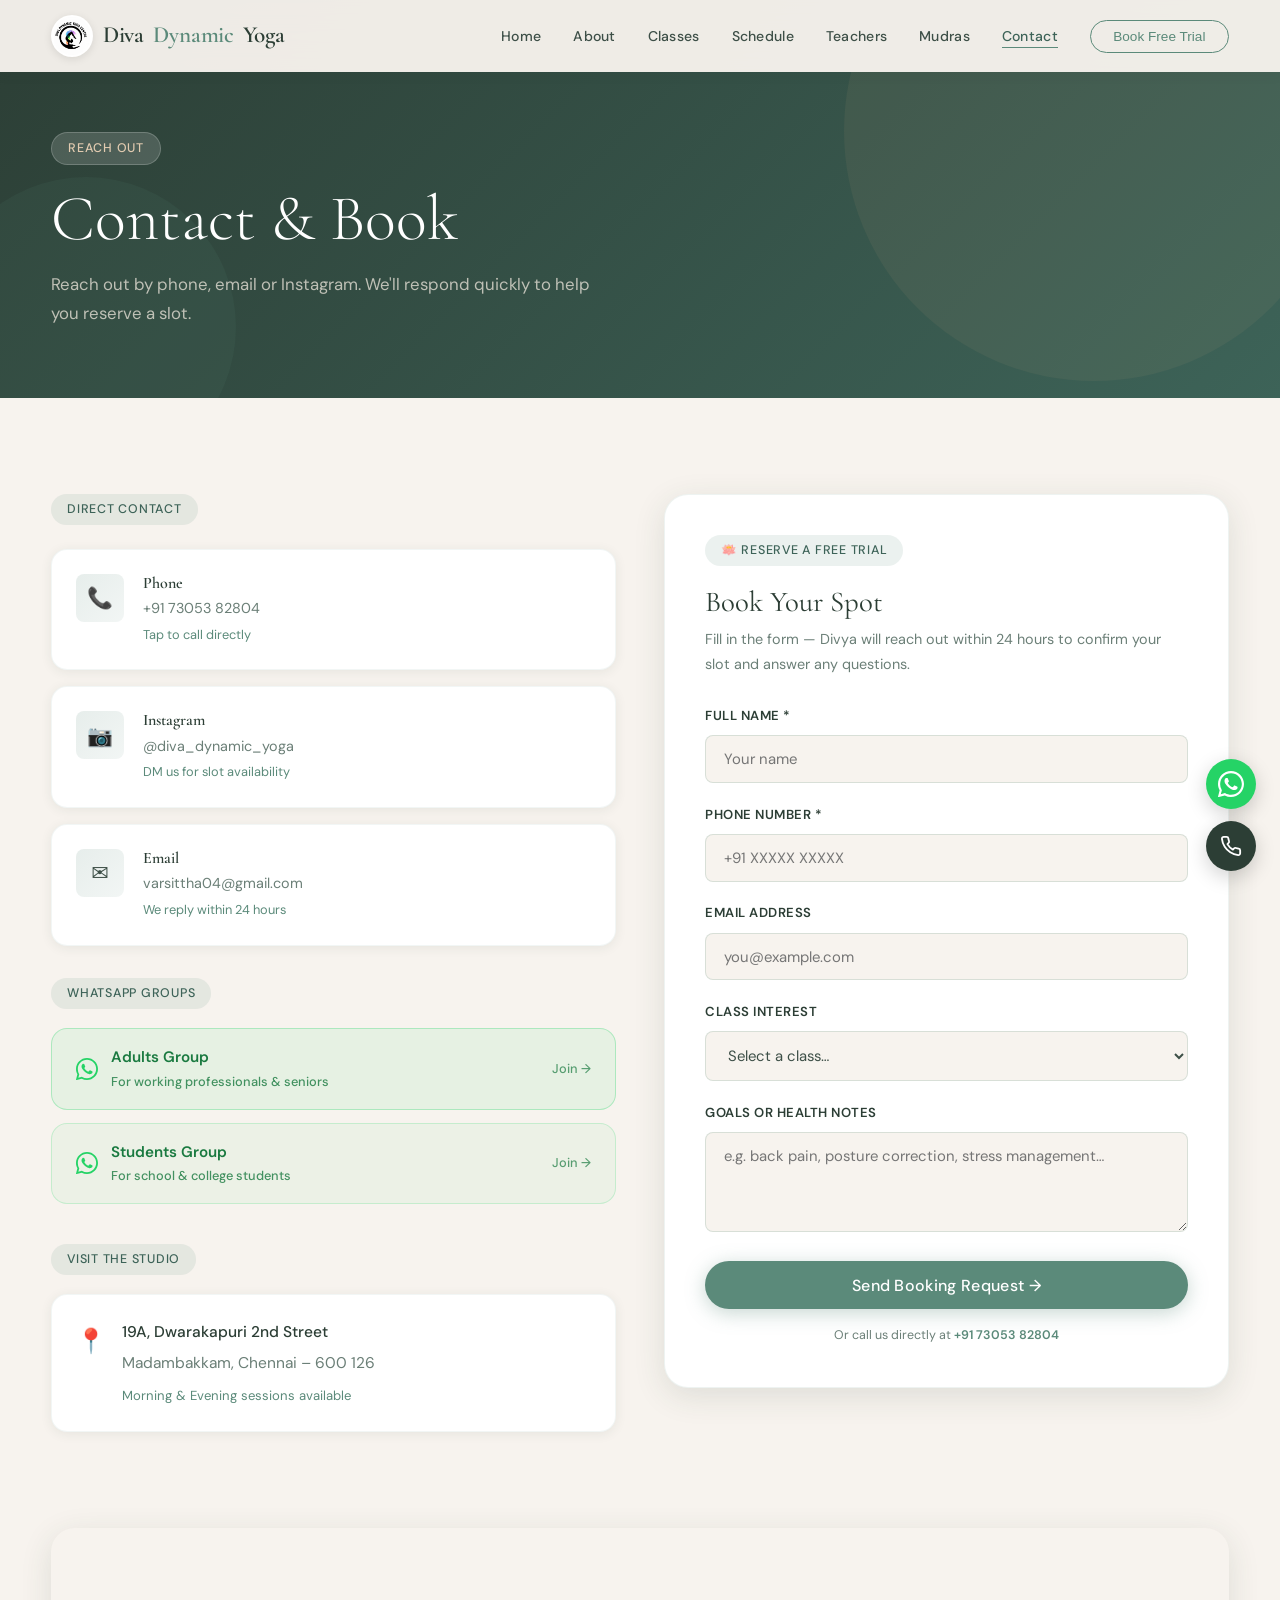
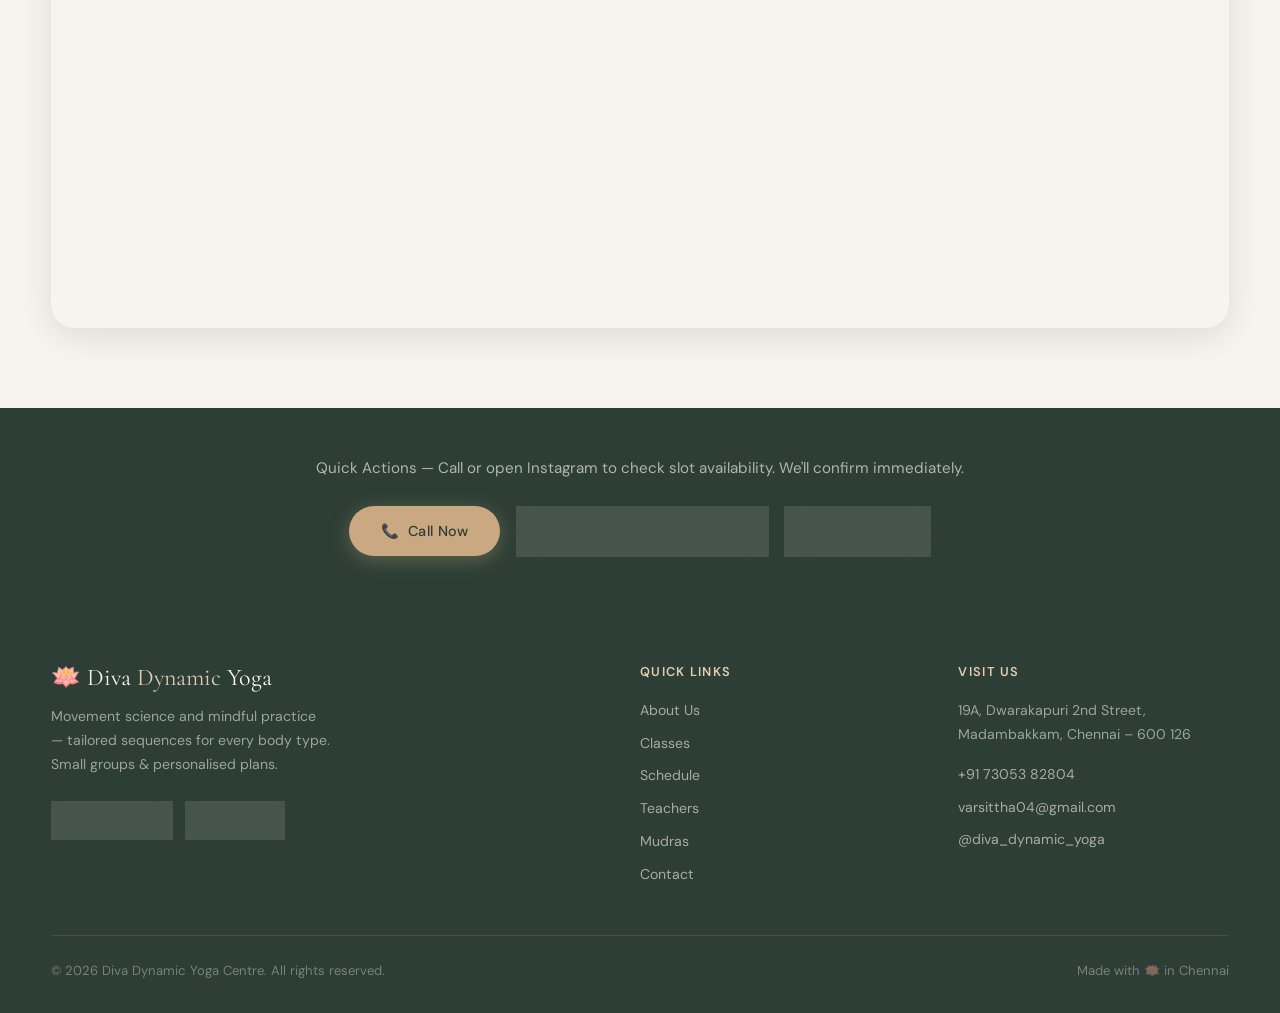
<file: DivaYOGA/contact.html>
<!DOCTYPE html>
<html lang="en">
<head>
  <meta charset="UTF-8" />
  <meta name="viewport" content="width=device-width, initial-scale=1.0" />
  <meta name="description" content="Contact Diva Dynamic Yoga — call, email or message on Instagram. Join WhatsApp groups for Adults or Students. Visit us in Madambakkam, Chennai." />
  <title>Contact | Diva Dynamic Yoga Centre</title>
  <link rel="icon" href="data:image/svg+xml,<svg xmlns='http://www.w3.org/2000/svg' viewBox='0 0 100 100'><text y='.9em' font-size='90'>🪷</text></svg>" />
  <link rel="stylesheet" href="static/css/style.css" />
</head>
<body data-page="contact">

<!-- ══ Navbar ═══════════════════════════════════════════════ -->
<nav class="navbar scrolled" id="navbar" aria-label="Main navigation">
  <div class="container navbar__inner">
    <a href="index.html" class="navbar__logo" aria-label="Diva Dynamic Yoga Home"><img src="static/images/LOGO.png" alt="Diva Dynamic Yoga Logo" class="navbar__logo-img" />Diva <span>Dynamic</span> Yoga</a>
    <ul class="nav-links" role="list">
      <li><a href="index.html"    class="nav-link" id="nav-home">Home</a></li>
      <li><a href="about.html"    class="nav-link" id="nav-about">About</a></li>
      <li><a href="classes.html"  class="nav-link" id="nav-classes">Classes</a></li>
      <li><a href="schedule.html" class="nav-link" id="nav-schedule">Schedule</a></li>
      <li><a href="teachers.html" class="nav-link" id="nav-teachers">Teachers</a></li>
      <li><a href="mudras.html"   class="nav-link" id="nav-mudras">Mudras</a></li>
      <li><a href="contact.html"  class="nav-link active" id="nav-contact">Contact</a></li>
      <li><button class="nav-book" data-book aria-label="Book Free Trial">Book Free Trial</button></li>
    </ul>
    <button class="hamburger" id="hamburger" aria-label="Toggle menu" aria-expanded="false">
      <span></span><span></span><span></span>
    </button>
  </div>
</nav>
<div class="nav-drawer" id="navDrawer" role="navigation" aria-label="Mobile navigation">
  <a href="index.html"    class="nav-link">Home</a>
  <a href="about.html"    class="nav-link">About</a>
  <a href="classes.html"  class="nav-link">Classes</a>
  <a href="schedule.html" class="nav-link">Schedule</a>
  <a href="teachers.html" class="nav-link">Teachers</a>
  <a href="mudras.html"   class="nav-link">Mudras</a>
  <a href="contact.html"  class="nav-link active">Contact</a>
  <button class="btn btn--primary" data-book style="margin-top:.5rem">Book Free Trial</button>
</div>

<main id="main-content">

<!-- ══ Page Hero ══════════════════════════════════════════════ -->
<section class="page-hero" aria-label="Contact page hero">
  <div class="container" style="position:relative; z-index:1;">
    <div class="pill pill--sage" style="margin-bottom:1rem; background:rgba(255,255,255,.15); color:var(--sand-light); border:1px solid rgba(255,255,255,.2);">Reach Out</div>
    <h1>Contact &amp; Book</h1>
    <p>Reach out by phone, email or Instagram. We'll respond quickly to help you reserve a slot.</p>
  </div>
</section>

<!-- ══ Contact Info + Form ════════════════════════════════════ -->
<section class="section" id="contact-main">
  <div class="container">
    <div class="contact-grid">

      <!-- Left: Contact Details -->
      <div>

        <div class="pill pill--sage" style="margin-bottom:1.5rem;">Direct Contact</div>

        <div style="display:flex; flex-direction:column; gap:1rem; margin-bottom:2rem;">

          <!-- Phone -->
          <a href="tel:+917305382804" class="contact-item" id="contact-phone" aria-label="Call us">
            <div class="contact-icon">📞</div>
            <div>
              <h4>Phone</h4>
              <p>+91 73053 82804</p>
              <p style="font-size:.8rem; color:var(--sage); margin-top:.2rem;">Tap to call directly</p>
            </div>
          </a>

          <!-- Instagram -->
          <a href="https://instagram.com/diva_dynamic_yoga" target="_blank" rel="noopener"
             class="contact-item" id="contact-instagram" aria-label="Visit us on Instagram">
            <div class="contact-icon">📷</div>
            <div>
              <h4>Instagram</h4>
              <p>@diva_dynamic_yoga</p>
              <p style="font-size:.8rem; color:var(--sage); margin-top:.2rem;">DM us for slot availability</p>
            </div>
          </a>

          <!-- Email -->
          <a href="mailto:varsittha04@gmail.com" class="contact-item" id="contact-email" aria-label="Email us">
            <div class="contact-icon">✉️</div>
            <div>
              <h4>Email</h4>
              <p>varsittha04@gmail.com</p>
              <p style="font-size:.8rem; color:var(--sage); margin-top:.2rem;">We reply within 24 hours</p>
            </div>
          </a>

        </div>

        <!-- WhatsApp Groups -->
        <div class="pill pill--sage" style="margin-bottom:1.2rem;">WhatsApp Groups</div>
        <div style="display:flex; flex-direction:column; gap:.8rem; margin-bottom:2.5rem;">

          <a href="https://wa.me/917305382804?text=Hi%2C+I%27d+like+to+join+the+Adults+group"
             target="_blank" rel="noopener"
             class="whatsapp-btn whatsapp-btn--adults" id="whatsapp-adults">
            <svg width="22" height="22" viewBox="0 0 24 24" fill="#25D366">
              <path d="M17.472 14.382c-.297-.149-1.758-.867-2.03-.967-.273-.099-.471-.148-.67.15-.197.297-.767.966-.94 1.164-.173.199-.347.223-.644.075-.297-.15-1.255-.463-2.39-1.475-.883-.788-1.48-1.761-1.653-2.059-.173-.297-.018-.458.13-.606.134-.133.298-.347.446-.52.149-.174.198-.298.298-.497.099-.198.05-.371-.025-.52-.075-.149-.669-1.612-.916-2.207-.242-.579-.487-.5-.669-.51-.173-.008-.371-.01-.57-.01-.198 0-.52.074-.792.372-.272.297-1.04 1.016-1.04 2.479 0 1.462 1.065 2.875 1.213 3.074.149.198 2.096 3.2 5.077 4.487.709.306 1.262.489 1.694.625.712.227 1.36.195 1.871.118.571-.085 1.758-.719 2.006-1.413.248-.694.248-1.289.173-1.413-.074-.124-.272-.198-.57-.347z"/>
              <path d="M12 0C5.373 0 0 5.373 0 12c0 2.123.554 4.117 1.528 5.845L.057 23.43a.5.5 0 0 0 .609.609l5.585-1.471A11.94 11.94 0 0 0 12 24c6.627 0 12-5.373 12-12S18.627 0 12 0zm0 22c-1.89 0-3.66-.5-5.19-1.373l-.372-.22-3.863 1.017 1.017-3.718-.24-.38A10 10 0 0 1 2 12C2 6.477 6.477 2 12 2s10 4.477 10 10-4.477 10-10 10z"/>
            </svg>
            <div>
              <div style="font-weight:600;">Adults Group</div>
              <div style="font-size:.8rem; opacity:.8;">For working professionals &amp; seniors</div>
            </div>
            <span style="margin-left:auto; font-size:.8rem; opacity:.7;">Join →</span>
          </a>

          <a href="https://wa.me/917305382804?text=Hi%2C+I%27d+like+to+join+the+Students+group"
             target="_blank" rel="noopener"
             class="whatsapp-btn whatsapp-btn--students" id="whatsapp-students">
            <svg width="22" height="22" viewBox="0 0 24 24" fill="#25D366">
              <path d="M17.472 14.382c-.297-.149-1.758-.867-2.03-.967-.273-.099-.471-.148-.67.15-.197.297-.767.966-.94 1.164-.173.199-.347.223-.644.075-.297-.15-1.255-.463-2.39-1.475-.883-.788-1.48-1.761-1.653-2.059-.173-.297-.018-.458.13-.606.134-.133.298-.347.446-.52.149-.174.198-.298.298-.497.099-.198.05-.371-.025-.52-.075-.149-.669-1.612-.916-2.207-.242-.579-.487-.5-.669-.51-.173-.008-.371-.01-.57-.01-.198 0-.52.074-.792.372-.272.297-1.04 1.016-1.04 2.479 0 1.462 1.065 2.875 1.213 3.074.149.198 2.096 3.2 5.077 4.487.709.306 1.262.489 1.694.625.712.227 1.36.195 1.871.118.571-.085 1.758-.719 2.006-1.413.248-.694.248-1.289.173-1.413-.074-.124-.272-.198-.57-.347z"/>
              <path d="M12 0C5.373 0 0 5.373 0 12c0 2.123.554 4.117 1.528 5.845L.057 23.43a.5.5 0 0 0 .609.609l5.585-1.471A11.94 11.94 0 0 0 12 24c6.627 0 12-5.373 12-12S18.627 0 12 0zm0 22c-1.89 0-3.66-.5-5.19-1.373l-.372-.22-3.863 1.017 1.017-3.718-.24-.38A10 10 0 0 1 2 12C2 6.477 6.477 2 12 2s10 4.477 10 10-4.477 10-10 10z"/>
            </svg>
            <div>
              <div style="font-weight:600;">Students Group</div>
              <div style="font-size:.8rem; opacity:.8;">For school &amp; college students</div>
            </div>
            <span style="margin-left:auto; font-size:.8rem; opacity:.7;">Join →</span>
          </a>

        </div>

        <!-- Studio Address -->
        <div class="pill pill--sage" style="margin-bottom:1.2rem;">Visit the Studio</div>
        <div style="background:var(--white); border-radius:var(--radius-md); padding:1.5rem; box-shadow:var(--shadow-sm); border:1px solid rgba(91,138,122,.08);">
          <div style="display:flex; align-items:flex-start; gap:1rem;">
            <span style="font-size:1.5rem; flex-shrink:0; margin-top:.1rem;">📍</span>
            <div>
              <p style="color:var(--forest); font-weight:500; margin-bottom:.3rem;">19A, Dwarakapuri 2nd Street</p>
              <p>Madambakkam, Chennai – 600 126</p>
              <p style="margin-top:.5rem; font-size:.82rem; color:var(--sage);">Morning &amp; Evening sessions available</p>
            </div>
          </div>
        </div>

      </div>

      <!-- Right: Booking Form -->
      <div class="reveal reveal-delay-1">
        <div class="booking-form">
          <div class="pill pill--sage" style="margin-bottom:1.2rem;">🪷 Reserve a Free Trial</div>
          <h3 style="margin-bottom:.5rem;">Book Your Spot</h3>
          <p style="margin-bottom:1.8rem; font-size:.9rem;">Fill in the form — Divya will reach out within 24 hours to confirm your slot and answer any questions.</p>

          <form id="contactForm" novalidate>
            <div class="form-group">
              <label for="cName">Full Name *</label>
              <input type="text" id="cName" name="name" placeholder="Your name" required />
            </div>
            <div class="form-group">
              <label for="cPhone">Phone Number *</label>
              <input type="tel" id="cPhone" name="phone" placeholder="+91 XXXXX XXXXX" required />
            </div>
            <div class="form-group">
              <label for="cEmail">Email Address</label>
              <input type="email" id="cEmail" name="email" placeholder="you@example.com" />
            </div>
            <div class="form-group">
              <label for="cClass">Class Interest</label>
              <select id="cClass" name="class_interest">
                <option value="">Select a class…</option>
                <option>Core Strength</option>
                <option>Therapy Flow</option>
                <option>Live Online</option>
                <option>Mobility Booster</option>
                <option>Gentle &amp; Open Flow</option>
                <option>Breath &amp; Calm</option>
                <option>Not sure — need guidance</option>
              </select>
            </div>
            <div class="form-group">
              <label for="cMessage">Goals or Health Notes</label>
              <textarea id="cMessage" name="message" rows="3" placeholder="e.g. back pain, posture correction, stress management…"></textarea>
            </div>
            <button type="submit" class="btn btn--primary" style="width:100%; justify-content:center; font-size:1rem; padding:.85rem;" id="contact-submit-btn">
              Send Booking Request →
            </button>
          </form>

          <p style="font-size:.78rem; color:var(--text-muted); text-align:center; margin-top:1rem;">
            Or call us directly at <a href="tel:+917305382804" style="color:var(--sage); font-weight:600;">+91 73053 82804</a>
          </p>
        </div>
      </div>

    </div>
  </div>
</section>

<!-- ══ Map ════════════════════════════════════════════════════ -->
<section style="padding:0 0 80px;" id="map-section">
  <div class="container">
    <div style="border-radius:var(--radius-lg); overflow:hidden; box-shadow:var(--shadow-md); height:400px;" class="reveal">
      <iframe
        title="Diva Dynamic Yoga Studio — Madambakkam, Chennai"
        src="https://www.google.com/maps/embed?pb=!1m18!1m12!1m3!1d3890!2d80.13!3d12.92!2m3!1f0!2f0!3f0!3m2!1i1024!2i768!4f13.1!3m3!1m2!1s0x0%3A0x0!2sMadambakkam%2C+Chennai%2C+Tamil+Nadu!5e0!3m2!1sen!2sin!4v1"
        width="100%" height="100%"
        style="border:none;" loading="lazy"
        referrerpolicy="no-referrer-when-downgrade"
        allowfullscreen>
      </iframe>
    </div>
  </div>
</section>

<!-- ══ Quick Actions ══════════════════════════════════════════ -->
<section class="section section--forest" style="padding:48px 0;" id="quick-actions">
  <div class="container" style="text-align:center;">
    <p style="color:rgba(237,231,220,.7); margin-bottom:1.5rem; font-size:.95rem;">
      Quick Actions — Call or open Instagram to check slot availability. We'll confirm immediately.
    </p>
    <div style="display:flex; gap:1rem; justify-content:center; flex-wrap:wrap;">
      <a href="tel:+917305382804" class="btn btn--sand" id="quick-call-btn" style="padding:.75rem 2rem;">
        📞 &nbsp;Call Now
      </a>
      <a href="https://instagram.com/diva_dynamic_yoga" target="_blank" rel="noopener"
         class="btn btn--ghost" id="quick-instagram-btn" style="padding:.75rem 2rem;">
        📷 &nbsp;@diva_dynamic_yoga
      </a>
      <a href="mailto:varsittha04@gmail.com" class="btn btn--ghost" id="quick-email-btn" style="padding:.75rem 2rem;">
        ✉️ &nbsp;Email Us
      </a>
    </div>
  </div>
</section>

</main>

<!-- ══ Footer ══════════════════════════════════════════════════ -->
<footer class="footer" aria-label="Site footer">
  <div class="container">
    <div class="footer__grid">
      <div class="footer__brand">
        <h3>🪷 Diva <span>Dynamic</span> Yoga</h3>
        <p>Movement science and mindful practice — tailored sequences for every body type. Small groups &amp; personalised plans.</p>
        <div style="margin-top:1.5rem;display:flex;gap:.8rem;flex-wrap:wrap;">
          <a href="https://instagram.com/diva_dynamic_yoga" target="_blank" rel="noopener" class="btn btn--ghost" style="padding:.45rem 1.1rem;font-size:.82rem;">📷 Instagram</a>
          <a href="tel:+917305382804" class="btn btn--ghost" style="padding:.45rem 1.1rem;font-size:.82rem;">📞 Call Us</a>
        </div>
      </div>
      <div class="footer__col">
        <h4>Quick Links</h4>
        <a href="about.html">About Us</a>
        <a href="classes.html">Classes</a>
        <a href="schedule.html">Schedule</a>
        <a href="teachers.html">Teachers</a>
        <a href="mudras.html">Mudras</a>
        <a href="contact.html">Contact</a>
      </div>
      <div class="footer__col">
        <h4>Visit Us</h4>
        <p style="font-size:.88rem;color:rgba(237,231,220,.6);line-height:1.7;margin-bottom:1rem;">19A, Dwarakapuri 2nd Street,<br>Madambakkam, Chennai – 600 126</p>
        <a href="tel:+917305382804">+91 73053 82804</a>
        <a href="mailto:varsittha04@gmail.com">varsittha04@gmail.com</a>
        <a href="https://instagram.com/diva_dynamic_yoga" target="_blank" rel="noopener">@diva_dynamic_yoga</a>
      </div>
    </div>
    <div class="footer__bottom">
      <span>© 2026 Diva Dynamic Yoga Centre. All rights reserved.</span>
      <span>Made with 🪷 in Chennai</span>
    </div>
  </div>
</footer>

  <!-- ══ Floating Quick Actions ═════════════════════════════ -->
  <div class="floating-actions" aria-label="Quick contact actions">
    <a href="https://wa.me/917305382804?text=Hi%2C+I%27d+like+to+know+more+about+Diva+Dynamic+Yoga+classes" target="_blank" rel="noopener" class="floating-btn floating-btn--wa" aria-label="Chat on WhatsApp" title="Chat on WhatsApp">
      <svg width="26" height="26" viewBox="0 0 24 24" fill="currentColor">
        <path d="M17.472 14.382c-.297-.149-1.758-.867-2.03-.967-.273-.099-.471-.148-.67.15-.197.297-.767.966-.94 1.164-.173.199-.347.223-.644.075-.297-.15-1.255-.463-2.39-1.475-.883-.788-1.48-1.761-1.653-2.059-.173-.297-.018-.458.13-.606.134-.133.298-.347.446-.52.149-.174.198-.298.298-.497.099-.198.05-.371-.025-.52-.075-.149-.669-1.612-.916-2.207-.242-.579-.487-.5-.669-.51-.173-.008-.371-.01-.57-.01-.198 0-.52.074-.792.372-.272.297-1.04 1.016-1.04 2.479 0 1.462 1.065 2.875 1.213 3.074.149.198 2.096 3.2 5.077 4.487.709.306 1.262.489 1.694.625.712.227 1.36.195 1.871.118.571-.085 1.758-.719 2.006-1.413.248-.694.248-1.289.173-1.413-.074-.124-.272-.198-.57-.347z"/>
        <path d="M12 0C5.373 0 0 5.373 0 12c0 2.123.554 4.117 1.528 5.845L.057 23.43a.5.5 0 0 0 .609.609l5.585-1.471A11.94 11.94 0 0 0 12 24c6.627 0 12-5.373 12-12S18.627 0 12 0zm0 22c-1.89 0-3.66-.5-5.19-1.373l-.372-.22-3.863 1.017 1.017-3.718-.24-.38A10 10 0 0 1 2 12C2 6.477 6.477 2 12 2s10 4.477 10 10-4.477 10-10 10z"/>
      </svg>
    </a>
    <a href="tel:+917305382804" class="floating-btn floating-btn--phone" aria-label="Call Diva Dynamic Yoga" title="Call Us">
      <svg width="22" height="22" viewBox="0 0 24 24" fill="none" stroke="currentColor" stroke-width="2" stroke-linecap="round" stroke-linejoin="round">
        <path d="M22 16.92v3a2 2 0 0 1-2.18 2 19.79 19.79 0 0 1-8.63-3.07 19.5 19.5 0 0 1-6-6 19.79 19.79 0 0 1-3.07-8.67A2 2 0 0 1 4.11 2h3a2 2 0 0 1 2 1.72 12.84 12.84 0 0 0 .7 2.81 2 2 0 0 1-.45 2.11L8.09 9.91a16 16 0 0 0 6 6l1.27-1.27a2 2 0 0 1 2.11-.45 12.84 12.84 0 0 0 2.81.7A2 2 0 0 1 22 16.92z"></path>
      </svg>
    </a>
  </div>

<!-- ══ Booking Modal ═══════════════════════════════════════════ -->
<div class="modal-overlay" id="bookingModal" role="dialog" aria-modal="true" aria-labelledby="modalTitle">
  <div class="modal" style="position:relative;">
    <button class="modal__close" onclick="closeModal()" aria-label="Close modal">✕</button>
    <div class="modal__header">
      <div class="pill pill--sage" style="margin-bottom:.8rem;">🪷 Free Trial</div>
      <h3 id="modalTitle">Reserve Your Spot</h3>
      <p>Fill in your details — Divya will reach out within 24 hours to confirm your slot.</p>
    </div>
    <form id="bookingForm" novalidate>
      <div class="form-group"><label for="bName">Full Name *</label><input type="text" id="bName" name="name" placeholder="Your name" required /></div>
      <div class="form-group"><label for="bPhone">Phone Number *</label><input type="tel" id="bPhone" name="phone" placeholder="+91 XXXXX XXXXX" required /></div>
      <div class="form-group"><label for="bEmail">Email (optional)</label><input type="email" id="bEmail" name="email" placeholder="you@example.com" /></div>
      <div class="form-group"><label for="bMessage">Any specific goals?</label><textarea id="bMessage" name="message" rows="3" placeholder="e.g. back pain relief, weight loss, stress…"></textarea></div>
      <button type="submit" class="btn btn--primary" style="width:100%;justify-content:center;">Confirm Reservation →</button>
    </form>
  </div>
</div>
<div class="toast" id="toast" role="alert" aria-live="polite"></div>
<script src="static/js/main.js" defer></script>
</body>
</html>
</file>
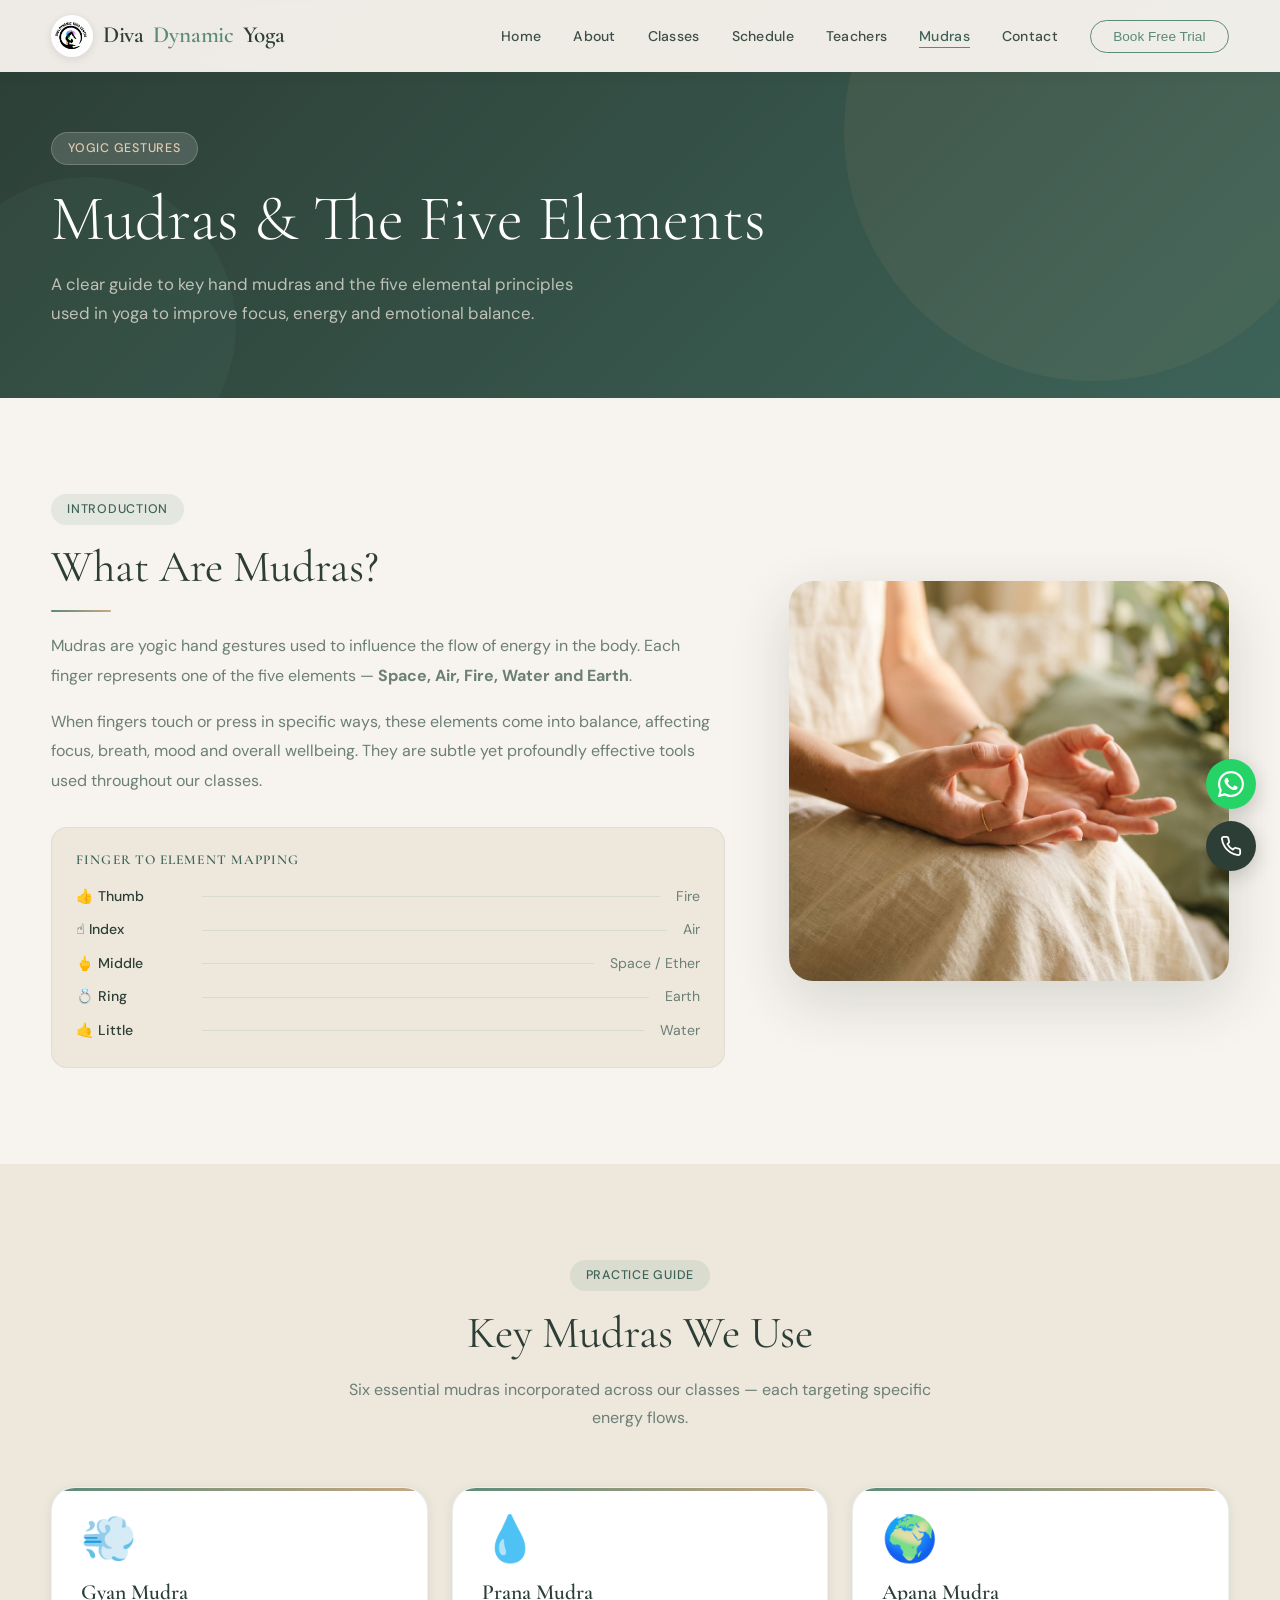
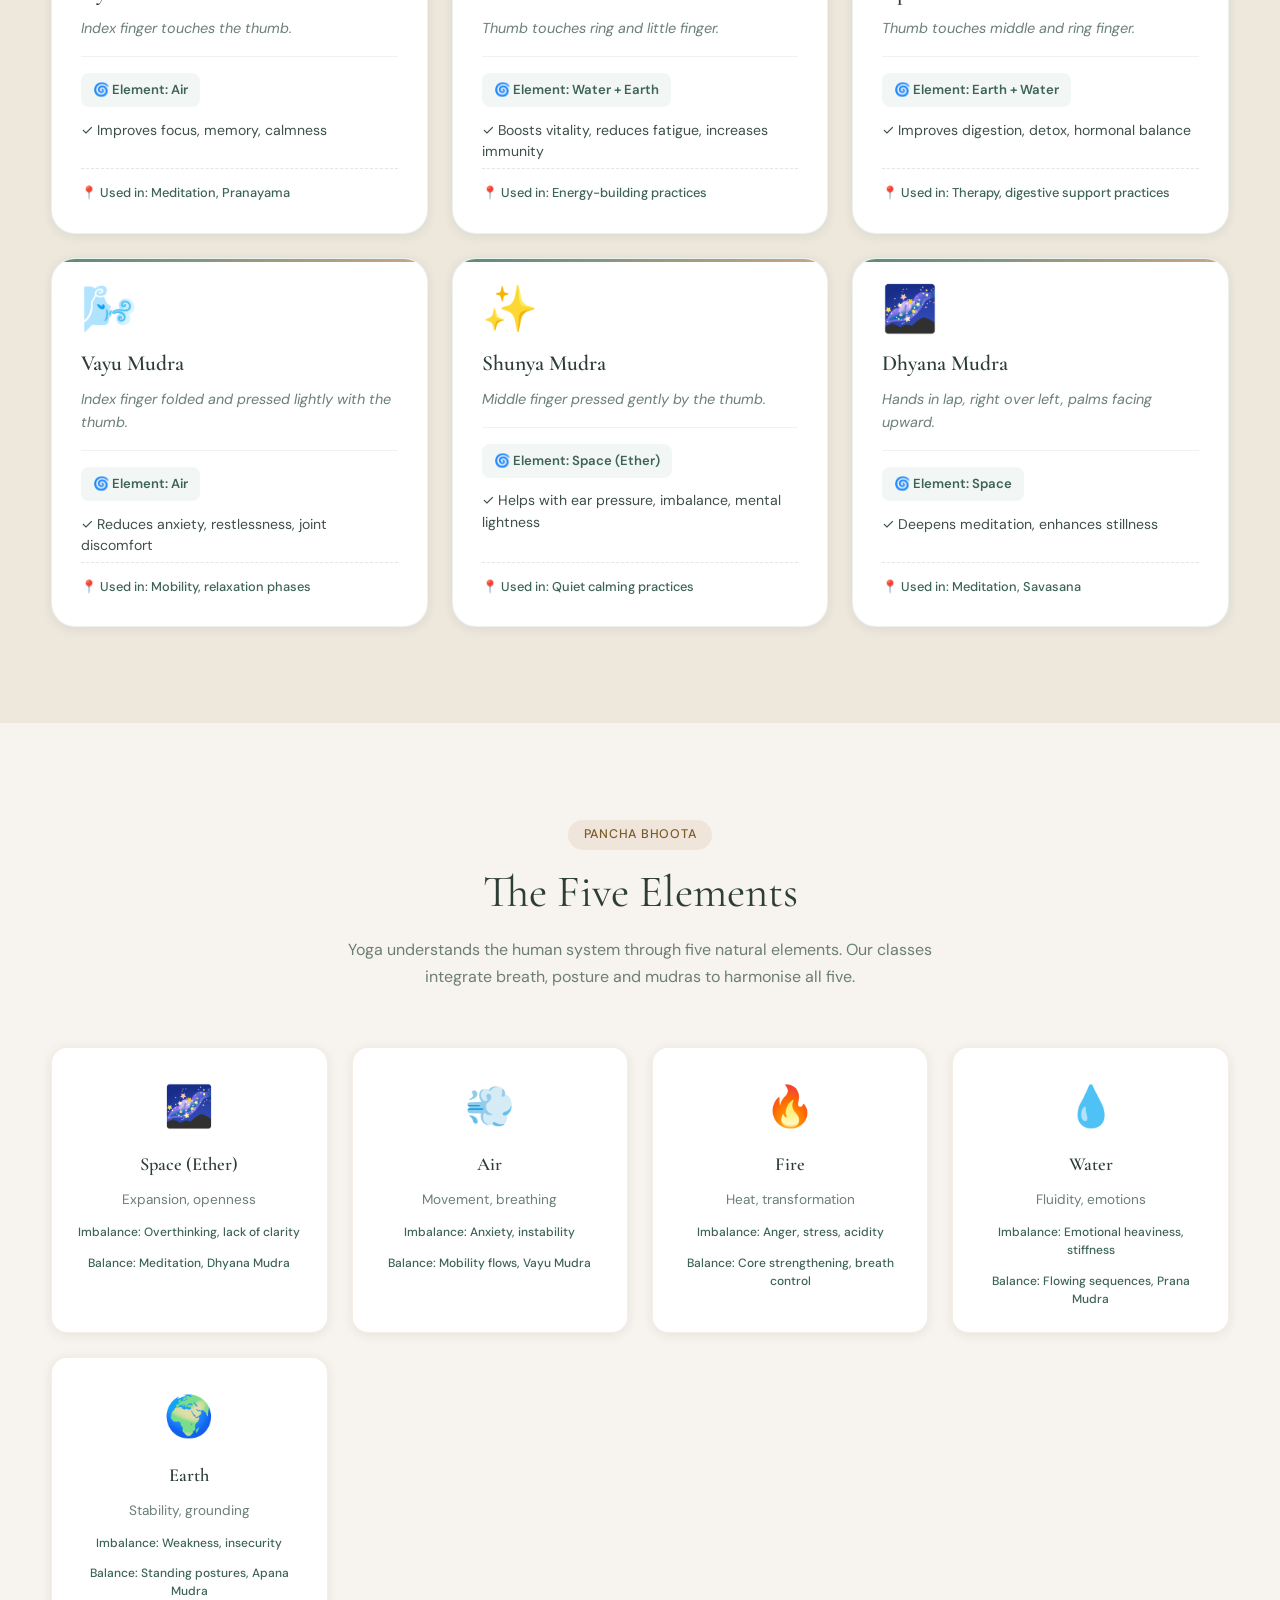
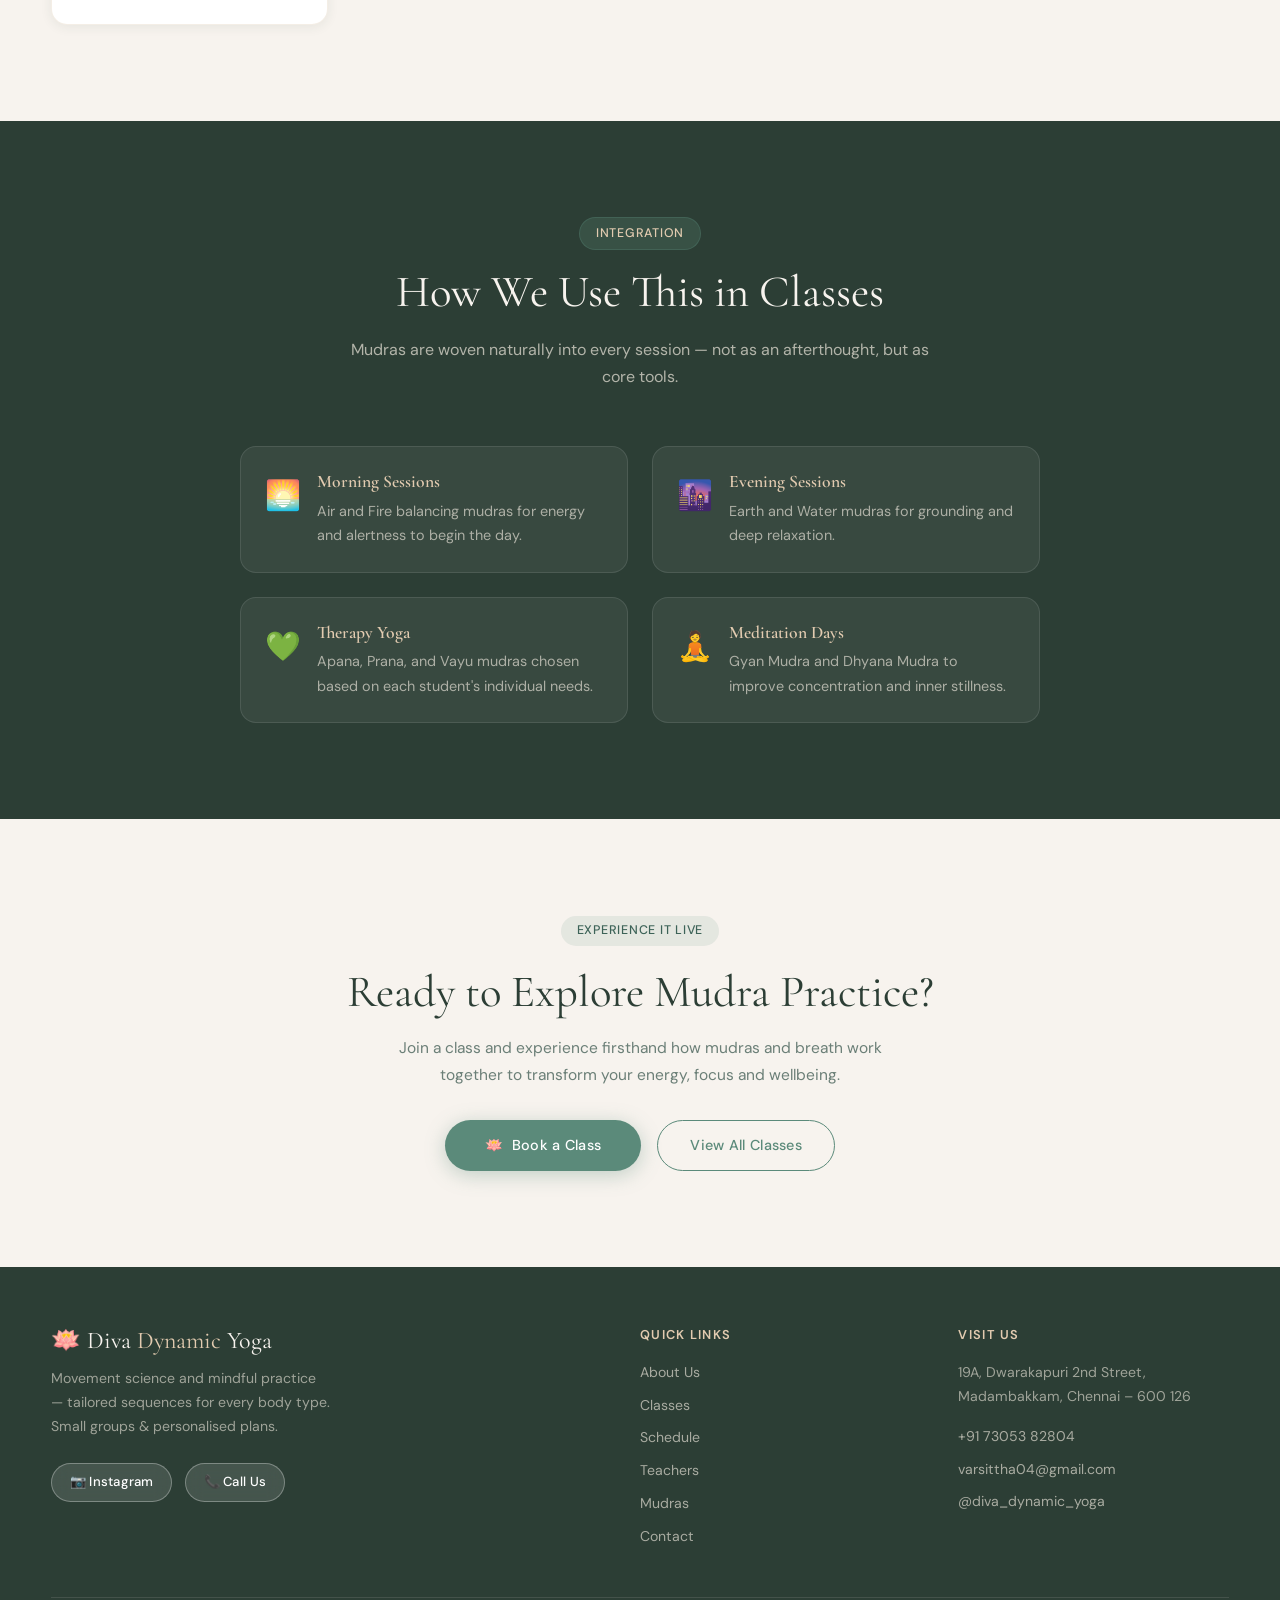
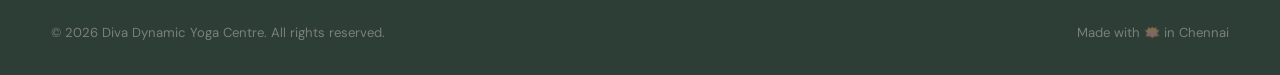
<file: DivaYOGA/mudras.html>
<!DOCTYPE html>
<html lang="en">
<head>
  <meta charset="UTF-8" />
  <meta name="viewport" content="width=device-width, initial-scale=1.0" />
  <meta name="description" content="Learn about yoga mudras and the five elements (Pancha Bhoota) used in Diva Dynamic Yoga classes — Gyan, Prana, Apana, Vayu, Shunya and Dhyana mudras." />
  <title>Mudras | Diva Dynamic Yoga Centre</title>
  <link rel="icon" href="data:image/svg+xml,<svg xmlns='http://www.w3.org/2000/svg' viewBox='0 0 100 100'><text y='.9em' font-size='90'>🪷</text></svg>" />
  <link rel="stylesheet" href="static/css/style.css" />
  <link rel="stylesheet" href="static/css/mudras.css" />
</head>
<body data-page="mudras">

<!-- ══ Navbar ═══════════════════════════════════════════════ -->
<nav class="navbar scrolled" id="navbar" aria-label="Main navigation">
  <div class="container navbar__inner">
    <a href="index.html" class="navbar__logo" aria-label="Diva Dynamic Yoga Home"><img src="static/images/LOGO.png" alt="Diva Dynamic Yoga Logo" class="navbar__logo-img" />Diva <span>Dynamic</span> Yoga</a>
    <ul class="nav-links" role="list">
      <li><a href="index.html"    class="nav-link" id="nav-home">Home</a></li>
      <li><a href="about.html"    class="nav-link" id="nav-about">About</a></li>
      <li><a href="classes.html"  class="nav-link" id="nav-classes">Classes</a></li>
      <li><a href="schedule.html" class="nav-link" id="nav-schedule">Schedule</a></li>
      <li><a href="teachers.html" class="nav-link" id="nav-teachers">Teachers</a></li>
      <li><a href="mudras.html"   class="nav-link active" id="nav-mudras">Mudras</a></li>
      <li><a href="contact.html"  class="nav-link" id="nav-contact">Contact</a></li>
      <li><button class="nav-book" data-book aria-label="Book Free Trial">Book Free Trial</button></li>
    </ul>
    <button class="hamburger" id="hamburger" aria-label="Toggle menu" aria-expanded="false">
      <span></span><span></span><span></span>
    </button>
  </div>
</nav>
<div class="nav-drawer" id="navDrawer" role="navigation" aria-label="Mobile navigation">
  <a href="index.html"    class="nav-link">Home</a>
  <a href="about.html"    class="nav-link">About</a>
  <a href="classes.html"  class="nav-link">Classes</a>
  <a href="schedule.html" class="nav-link">Schedule</a>
  <a href="teachers.html" class="nav-link">Teachers</a>
  <a href="mudras.html"   class="nav-link active">Mudras</a>
  <a href="contact.html"  class="nav-link">Contact</a>
  <button class="btn btn--primary" data-book style="margin-top:.5rem">Book Free Trial</button>
</div>

<main id="main-content">

<!-- ══ Page Hero ══════════════════════════════════════════════ -->
<section class="page-hero" aria-label="Mudras page hero">
  <div class="container" style="position:relative; z-index:1;">
    <div class="pill pill--sage" style="margin-bottom:1rem; background:rgba(255,255,255,.15); color:var(--sand-light); border:1px solid rgba(255,255,255,.2);">Yogic Gestures</div>
    <h1>Mudras &amp; The Five Elements</h1>
    <p>A clear guide to key hand mudras and the five elemental principles used in yoga to improve focus, energy and emotional balance.</p>
  </div>
</section>

<!-- ══ What Are Mudras ════════════════════════════════════════ -->
<section class="section" id="what-are-mudras">
  <div class="container">

    <div style="display:grid; grid-template-columns:1fr 440px; gap:4rem; align-items:center;" id="mudra-intro-grid">

      <div class="reveal">
        <div class="pill pill--sage" style="margin-bottom:1rem;">Introduction</div>
        <h2>What Are Mudras?</h2>
        <div class="divider"></div>
        <p style="margin-top:1.2rem; font-size:1rem; line-height:1.85;">
          Mudras are yogic hand gestures used to influence the flow of energy in the body.
          Each finger represents one of the five elements — <strong>Space, Air, Fire, Water and Earth</strong>.
        </p>
        <p style="margin-top:1rem; font-size:1rem; line-height:1.85;">
          When fingers touch or press in specific ways, these elements come into balance,
          affecting focus, breath, mood and overall wellbeing. They are subtle yet profoundly effective
          tools used throughout our classes.
        </p>

        <!-- Finger-element table -->
        <div style="margin-top:2rem; background:var(--cream-dark); border-radius:var(--radius-md); padding:1.5rem; border:1px solid rgba(91,138,122,.1);">
          <h4 style="margin-bottom:1rem; font-size:.85rem; letter-spacing:.08em; text-transform:uppercase; color:var(--sage-dark);">
            Finger to Element Mapping
          </h4>
          <div style="display:flex; flex-direction:column; gap:.6rem;">
            <div style="display:flex; align-items:center; gap:1rem; font-size:.88rem;">
              <span style="min-width:110px; color:var(--forest); font-weight:500;">👍 Thumb</span>
              <span style="flex:1; height:1px; background:rgba(91,138,122,.15);"></span>
              <span style="color:var(--text-muted);">Fire</span>
            </div>
            <div style="display:flex; align-items:center; gap:1rem; font-size:.88rem;">
              <span style="min-width:110px; color:var(--forest); font-weight:500;">☝️ Index</span>
              <span style="flex:1; height:1px; background:rgba(91,138,122,.15);"></span>
              <span style="color:var(--text-muted);">Air</span>
            </div>
            <div style="display:flex; align-items:center; gap:1rem; font-size:.88rem;">
              <span style="min-width:110px; color:var(--forest); font-weight:500;">🖕 Middle</span>
              <span style="flex:1; height:1px; background:rgba(91,138,122,.15);"></span>
              <span style="color:var(--text-muted);">Space / Ether</span>
            </div>
            <div style="display:flex; align-items:center; gap:1rem; font-size:.88rem;">
              <span style="min-width:110px; color:var(--forest); font-weight:500;">💍 Ring</span>
              <span style="flex:1; height:1px; background:rgba(91,138,122,.15);"></span>
              <span style="color:var(--text-muted);">Earth</span>
            </div>
            <div style="display:flex; align-items:center; gap:1rem; font-size:.88rem;">
              <span style="min-width:110px; color:var(--forest); font-weight:500;">🤙 Little</span>
              <span style="flex:1; height:1px; background:rgba(91,138,122,.15);"></span>
              <span style="color:var(--text-muted);">Water</span>
            </div>
          </div>
        </div>
      </div>

      <div class="reveal reveal-delay-1" style="border-radius:var(--radius-lg); overflow:hidden; box-shadow:var(--shadow-lg);">
        <img src="static/images/mudra_hands.png"
          alt="Yoga mudra hand gesture — Gyan Mudra with index finger touching thumb"
          style="width:100%; height:400px; object-fit:cover;" loading="lazy" />
      </div>

    </div>

  </div>
</section>

<!-- ══ Mudra Cards ════════════════════════════════════════════ -->
<section class="section section--alt" id="mudra-cards">
  <div class="container">

    <div class="section-header reveal">
      <div class="pill pill--sage">Practice Guide</div>
      <h2>Key Mudras We Use</h2>
      <p>Six essential mudras incorporated across our classes — each targeting specific energy flows.</p>
    </div>

    <div class="mudra-grid">
      <div class="mudra-card reveal" id="mudra-gyan-mudra">
        <div class="mudra-emoji">💨</div>
        <div class="mudra-name">Gyan Mudra</div>
        <p class="mudra-gesture">Index finger touches the thumb.</p>
        <div class="mudra-element">🌀 Element: Air</div>
        <p class="mudra-benefit">✓ Improves focus, memory, calmness</p>
        <p class="mudra-used">📍 Used in: Meditation, Pranayama</p>
      </div>

      <div class="mudra-card reveal reveal-delay-1" id="mudra-prana-mudra">
        <div class="mudra-emoji">💧</div>
        <div class="mudra-name">Prana Mudra</div>
        <p class="mudra-gesture">Thumb touches ring and little finger.</p>
        <div class="mudra-element">🌀 Element: Water + Earth</div>
        <p class="mudra-benefit">✓ Boosts vitality, reduces fatigue, increases immunity</p>
        <p class="mudra-used">📍 Used in: Energy-building practices</p>
      </div>

      <div class="mudra-card reveal reveal-delay-2" id="mudra-apana-mudra">
        <div class="mudra-emoji">🌍</div>
        <div class="mudra-name">Apana Mudra</div>
        <p class="mudra-gesture">Thumb touches middle and ring finger.</p>
        <div class="mudra-element">🌀 Element: Earth + Water</div>
        <p class="mudra-benefit">✓ Improves digestion, detox, hormonal balance</p>
        <p class="mudra-used">📍 Used in: Therapy, digestive support practices</p>
      </div>

      <div class="mudra-card reveal" id="mudra-vayu-mudra">
        <div class="mudra-emoji">🌬️</div>
        <div class="mudra-name">Vayu Mudra</div>
        <p class="mudra-gesture">Index finger folded and pressed lightly with the thumb.</p>
        <div class="mudra-element">🌀 Element: Air</div>
        <p class="mudra-benefit">✓ Reduces anxiety, restlessness, joint discomfort</p>
        <p class="mudra-used">📍 Used in: Mobility, relaxation phases</p>
      </div>

      <div class="mudra-card reveal reveal-delay-1" id="mudra-shunya-mudra">
        <div class="mudra-emoji">✨</div>
        <div class="mudra-name">Shunya Mudra</div>
        <p class="mudra-gesture">Middle finger pressed gently by the thumb.</p>
        <div class="mudra-element">🌀 Element: Space (Ether)</div>
        <p class="mudra-benefit">✓ Helps with ear pressure, imbalance, mental lightness</p>
        <p class="mudra-used">📍 Used in: Quiet calming practices</p>
      </div>

      <div class="mudra-card reveal reveal-delay-2" id="mudra-dhyana-mudra">
        <div class="mudra-emoji">🌌</div>
        <div class="mudra-name">Dhyana Mudra</div>
        <p class="mudra-gesture">Hands in lap, right over left, palms facing upward.</p>
        <div class="mudra-element">🌀 Element: Space</div>
        <p class="mudra-benefit">✓ Deepens meditation, enhances stillness</p>
        <p class="mudra-used">📍 Used in: Meditation, Savasana</p>
      </div>
    </div>

  </div>
</section>

<!-- ══ Five Elements ══════════════════════════════════════════ -->
<section class="section" id="five-elements">
  <div class="container">

    <div class="section-header reveal">
      <div class="pill pill--sand">Pancha Bhoota</div>
      <h2>The Five Elements</h2>
      <p>Yoga understands the human system through five natural elements. Our classes integrate breath, posture and mudras to harmonise all five.</p>
    </div>

    <div class="elements-grid">
      <div class="element-card reveal" id="element-space-ether">
        <div class="element-emoji">🌌</div>
        <div class="element-name">Space (Ether)</div>
        <div class="element-detail">
          <em>Expansion, openness</em>
          <strong>Imbalance: Overthinking, lack of clarity</strong>
          <strong style="color:var(--sage-dark);">Balance: Meditation, Dhyana Mudra</strong>
        </div>
      </div>

      <div class="element-card reveal reveal-delay-1" id="element-air">
        <div class="element-emoji">💨</div>
        <div class="element-name">Air</div>
        <div class="element-detail">
          <em>Movement, breathing</em>
          <strong>Imbalance: Anxiety, instability</strong>
          <strong style="color:var(--sage-dark);">Balance: Mobility flows, Vayu Mudra</strong>
        </div>
      </div>

      <div class="element-card reveal reveal-delay-2" id="element-fire">
        <div class="element-emoji">🔥</div>
        <div class="element-name">Fire</div>
        <div class="element-detail">
          <em>Heat, transformation</em>
          <strong>Imbalance: Anger, stress, acidity</strong>
          <strong style="color:var(--sage-dark);">Balance: Core strengthening, breath control</strong>
        </div>
      </div>

      <div class="element-card reveal reveal-delay-3" id="element-water">
        <div class="element-emoji">💧</div>
        <div class="element-name">Water</div>
        <div class="element-detail">
          <em>Fluidity, emotions</em>
          <strong>Imbalance: Emotional heaviness, stiffness</strong>
          <strong style="color:var(--sage-dark);">Balance: Flowing sequences, Prana Mudra</strong>
        </div>
      </div>

      <div class="element-card reveal" id="element-earth">
        <div class="element-emoji">🌍</div>
        <div class="element-name">Earth</div>
        <div class="element-detail">
          <em>Stability, grounding</em>
          <strong>Imbalance: Weakness, insecurity</strong>
          <strong style="color:var(--sage-dark);">Balance: Standing postures, Apana Mudra</strong>
        </div>
      </div>
    </div>

  </div>
</section>

<!-- ══ How We Use This in Classes ════════════════════════════ -->
<section class="section section--forest" id="class-integration">
  <div class="container">

    <div class="section-header reveal">
      <div class="pill pill--sage" style="background:rgba(91,138,122,.25); color:var(--sand-light); border:1px solid rgba(91,138,122,.3);">Integration</div>
      <h2>How We Use This in Classes</h2>
      <p style="color:rgba(237,231,220,.7);">Mudras are woven naturally into every session — not as an afterthought, but as core tools.</p>
    </div>

    <div class="grid-2" style="gap:1.5rem; max-width:800px; margin-inline:auto;">
      <div class="reveal" style="background:rgba(255,255,255,.06); border:1px solid rgba(255,255,255,.1); border-radius:var(--radius-md); padding:1.5rem; display:flex; gap:1rem; align-items:flex-start;">
        <span style="font-size:1.8rem; flex-shrink:0;">🌅</span>
        <div>
          <h4 style="color:var(--sand-light); margin-bottom:.4rem;">Morning Sessions</h4>
          <p style="font-size:.9rem; color:rgba(237,231,220,.65);">Air and Fire balancing mudras for energy and alertness to begin the day.</p>
        </div>
      </div>

      <div class="reveal reveal-delay-1" style="background:rgba(255,255,255,.06); border:1px solid rgba(255,255,255,.1); border-radius:var(--radius-md); padding:1.5rem; display:flex; gap:1rem; align-items:flex-start;">
        <span style="font-size:1.8rem; flex-shrink:0;">🌆</span>
        <div>
          <h4 style="color:var(--sand-light); margin-bottom:.4rem;">Evening Sessions</h4>
          <p style="font-size:.9rem; color:rgba(237,231,220,.65);">Earth and Water mudras for grounding and deep relaxation.</p>
        </div>
      </div>

      <div class="reveal reveal-delay-2" style="background:rgba(255,255,255,.06); border:1px solid rgba(255,255,255,.1); border-radius:var(--radius-md); padding:1.5rem; display:flex; gap:1rem; align-items:flex-start;">
        <span style="font-size:1.8rem; flex-shrink:0;">💚</span>
        <div>
          <h4 style="color:var(--sand-light); margin-bottom:.4rem;">Therapy Yoga</h4>
          <p style="font-size:.9rem; color:rgba(237,231,220,.65);">Apana, Prana, and Vayu mudras chosen based on each student's individual needs.</p>
        </div>
      </div>

      <div class="reveal reveal-delay-3" style="background:rgba(255,255,255,.06); border:1px solid rgba(255,255,255,.1); border-radius:var(--radius-md); padding:1.5rem; display:flex; gap:1rem; align-items:flex-start;">
        <span style="font-size:1.8rem; flex-shrink:0;">🧘</span>
        <div>
          <h4 style="color:var(--sand-light); margin-bottom:.4rem;">Meditation Days</h4>
          <p style="font-size:.9rem; color:rgba(237,231,220,.65);">Gyan Mudra and Dhyana Mudra to improve concentration and inner stillness.</p>
        </div>
      </div>
    </div>

  </div>
</section>

<!-- ══ CTA ════════════════════════════════════════════════════ -->
<section class="section">
  <div class="container" style="text-align:center;">
    <div class="reveal">
      <div class="pill pill--sage" style="margin-bottom:1.2rem;">Experience It Live</div>
      <h2 style="margin-bottom:1rem;">Ready to Explore Mudra Practice?</h2>
      <p style="max-width:500px; margin-inline:auto; margin-bottom:2rem;">
        Join a class and experience firsthand how mudras and breath work together to transform your energy, focus and wellbeing.
      </p>
      <div style="display:flex; gap:1rem; justify-content:center; flex-wrap:wrap;">
        <button class="btn btn--primary" data-book id="mudras-book-btn" style="padding:.9rem 2.5rem;">
          🪷 &nbsp;Book a Class
        </button>
        <a href="classes.html" class="btn btn--outline" id="mudras-classes-btn">View All Classes</a>
      </div>
    </div>
  </div>
</section>

</main>

<!-- ══ Footer ══════════════════════════════════════════════════ -->
<footer class="footer" aria-label="Site footer">
  <div class="container">
    <div class="footer__grid">
      <div class="footer__brand">
        <h3>🪷 Diva <span>Dynamic</span> Yoga</h3>
        <p>Movement science and mindful practice — tailored sequences for every body type. Small groups &amp; personalised plans.</p>
        <div style="margin-top:1.5rem;display:flex;gap:.8rem;flex-wrap:wrap;">
          <a href="https://instagram.com/diva_dynamic_yoga" target="_blank" rel="noopener" class="btn btn--ghost" style="padding:.45rem 1.1rem;font-size:.82rem;">📷 Instagram</a>
          <a href="tel:+917305382804" class="btn btn--ghost" style="padding:.45rem 1.1rem;font-size:.82rem;">📞 Call Us</a>
        </div>
      </div>
      <div class="footer__col">
        <h4>Quick Links</h4>
        <a href="about.html">About Us</a>
        <a href="classes.html">Classes</a>
        <a href="schedule.html">Schedule</a>
        <a href="teachers.html">Teachers</a>
        <a href="mudras.html">Mudras</a>
        <a href="contact.html">Contact</a>
      </div>
      <div class="footer__col">
        <h4>Visit Us</h4>
        <p style="font-size:.88rem;color:rgba(237,231,220,.6);line-height:1.7;margin-bottom:1rem;">19A, Dwarakapuri 2nd Street,<br>Madambakkam, Chennai – 600 126</p>
        <a href="tel:+917305382804">+91 73053 82804</a>
        <a href="mailto:varsittha04@gmail.com">varsittha04@gmail.com</a>
        <a href="https://instagram.com/diva_dynamic_yoga" target="_blank" rel="noopener">@diva_dynamic_yoga</a>
      </div>
    </div>
    <div class="footer__bottom">
      <span>© 2026 Diva Dynamic Yoga Centre. All rights reserved.</span>
      <span>Made with 🪷 in Chennai</span>
    </div>
  </div>
</footer>

  <!-- ══ Floating Quick Actions ═════════════════════════════ -->
  <div class="floating-actions" aria-label="Quick contact actions">
    <a href="https://wa.me/917305382804?text=Hi%2C+I%27d+like+to+know+more+about+Diva+Dynamic+Yoga+classes" target="_blank" rel="noopener" class="floating-btn floating-btn--wa" aria-label="Chat on WhatsApp" title="Chat on WhatsApp">
      <svg width="26" height="26" viewBox="0 0 24 24" fill="currentColor">
        <path d="M17.472 14.382c-.297-.149-1.758-.867-2.03-.967-.273-.099-.471-.148-.67.15-.197.297-.767.966-.94 1.164-.173.199-.347.223-.644.075-.297-.15-1.255-.463-2.39-1.475-.883-.788-1.48-1.761-1.653-2.059-.173-.297-.018-.458.13-.606.134-.133.298-.347.446-.52.149-.174.198-.298.298-.497.099-.198.05-.371-.025-.52-.075-.149-.669-1.612-.916-2.207-.242-.579-.487-.5-.669-.51-.173-.008-.371-.01-.57-.01-.198 0-.52.074-.792.372-.272.297-1.04 1.016-1.04 2.479 0 1.462 1.065 2.875 1.213 3.074.149.198 2.096 3.2 5.077 4.487.709.306 1.262.489 1.694.625.712.227 1.36.195 1.871.118.571-.085 1.758-.719 2.006-1.413.248-.694.248-1.289.173-1.413-.074-.124-.272-.198-.57-.347z"/>
        <path d="M12 0C5.373 0 0 5.373 0 12c0 2.123.554 4.117 1.528 5.845L.057 23.43a.5.5 0 0 0 .609.609l5.585-1.471A11.94 11.94 0 0 0 12 24c6.627 0 12-5.373 12-12S18.627 0 12 0zm0 22c-1.89 0-3.66-.5-5.19-1.373l-.372-.22-3.863 1.017 1.017-3.718-.24-.38A10 10 0 0 1 2 12C2 6.477 6.477 2 12 2s10 4.477 10 10-4.477 10-10 10z"/>
      </svg>
    </a>
    <a href="tel:+917305382804" class="floating-btn floating-btn--phone" aria-label="Call Diva Dynamic Yoga" title="Call Us">
      <svg width="22" height="22" viewBox="0 0 24 24" fill="none" stroke="currentColor" stroke-width="2" stroke-linecap="round" stroke-linejoin="round">
        <path d="M22 16.92v3a2 2 0 0 1-2.18 2 19.79 19.79 0 0 1-8.63-3.07 19.5 19.5 0 0 1-6-6 19.79 19.79 0 0 1-3.07-8.67A2 2 0 0 1 4.11 2h3a2 2 0 0 1 2 1.72 12.84 12.84 0 0 0 .7 2.81 2 2 0 0 1-.45 2.11L8.09 9.91a16 16 0 0 0 6 6l1.27-1.27a2 2 0 0 1 2.11-.45 12.84 12.84 0 0 0 2.81.7A2 2 0 0 1 22 16.92z"></path>
      </svg>
    </a>
  </div>

<!-- ══ Booking Modal ═══════════════════════════════════════════ -->
<div class="modal-overlay" id="bookingModal" role="dialog" aria-modal="true" aria-labelledby="modalTitle">
  <div class="modal" style="position:relative;">
    <button class="modal__close" onclick="closeModal()" aria-label="Close modal">✕</button>
    <div class="modal__header">
      <div class="pill pill--sage" style="margin-bottom:.8rem;">🪷 Free Trial</div>
      <h3 id="modalTitle">Reserve Your Spot</h3>
      <p>Fill in your details — Divya will reach out within 24 hours to confirm your slot.</p>
    </div>
    <form id="bookingForm" novalidate>
      <div class="form-group"><label for="bName">Full Name *</label><input type="text" id="bName" name="name" placeholder="Your name" required /></div>
      <div class="form-group"><label for="bPhone">Phone Number *</label><input type="tel" id="bPhone" name="phone" placeholder="+91 XXXXX XXXXX" required /></div>
      <div class="form-group"><label for="bEmail">Email (optional)</label><input type="email" id="bEmail" name="email" placeholder="you@example.com" /></div>
      <div class="form-group"><label for="bMessage">Any specific goals?</label><textarea id="bMessage" name="message" rows="3" placeholder="e.g. back pain relief, weight loss, stress…"></textarea></div>
      <button type="submit" class="btn btn--primary" style="width:100%;justify-content:center;">Confirm Reservation →</button>
    </form>
  </div>
</div>
<div class="toast" id="toast" role="alert" aria-live="polite"></div>
<script src="static/js/main.js" defer></script>
<script>
  function fixMudraGrid() {
    const g = document.getElementById('mudra-intro-grid');
    if (g) g.style.gridTemplateColumns = window.innerWidth < 768 ? '1fr' : '1fr 440px';
  }
  fixMudraGrid();
  window.addEventListener('resize', fixMudraGrid);
</script>
</body>
</html>
</file>
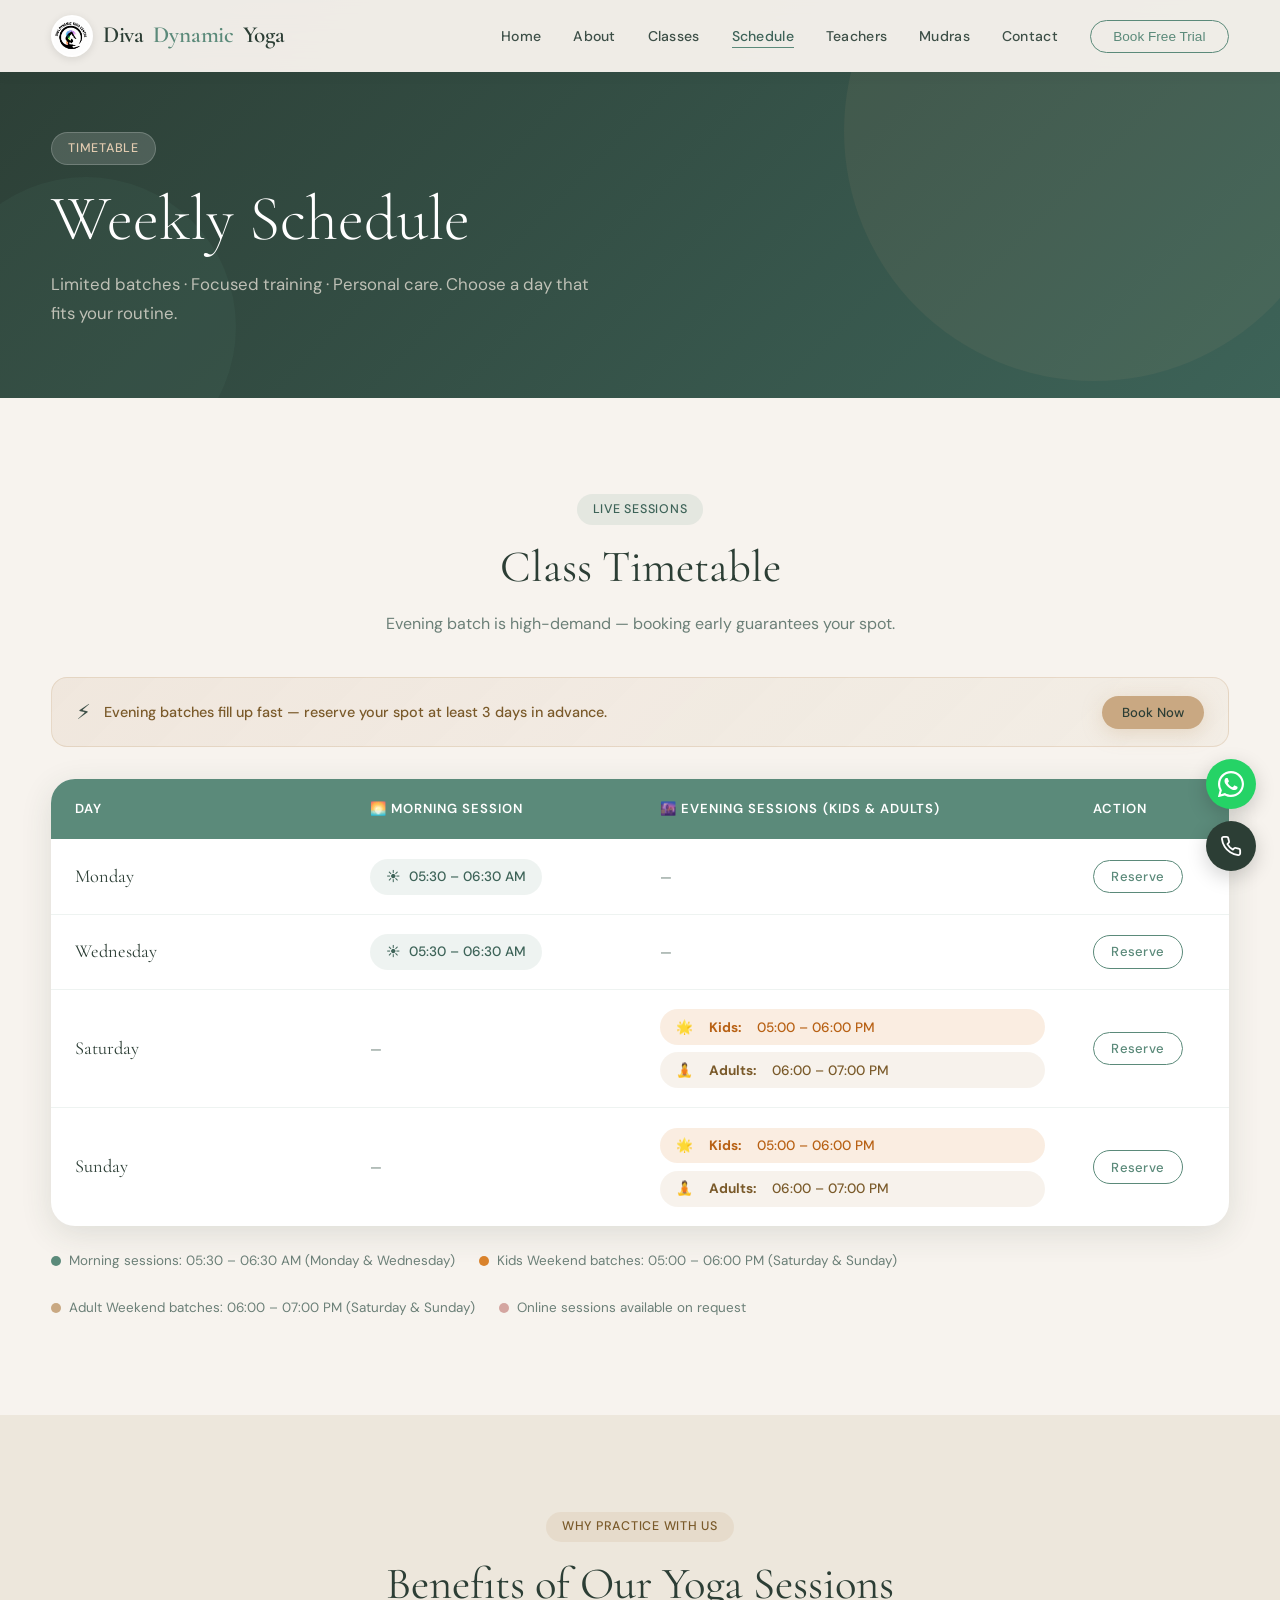
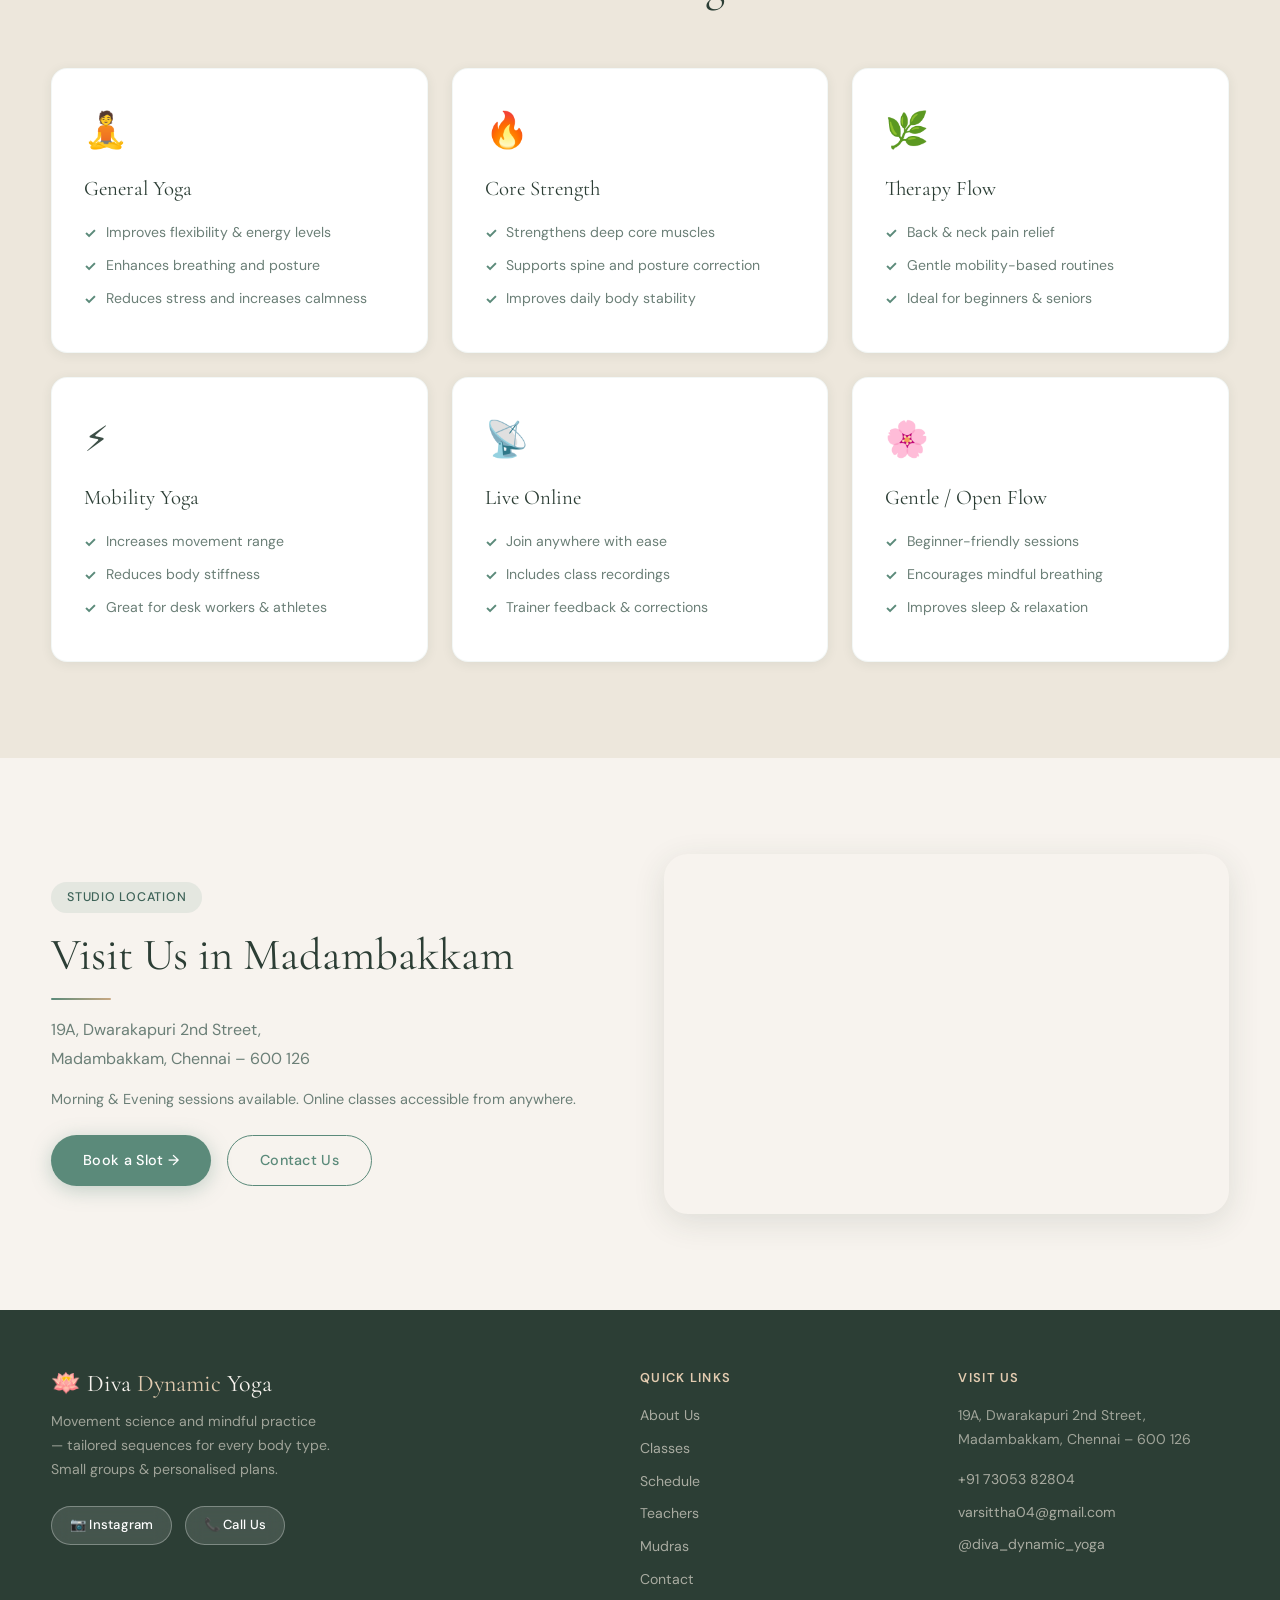
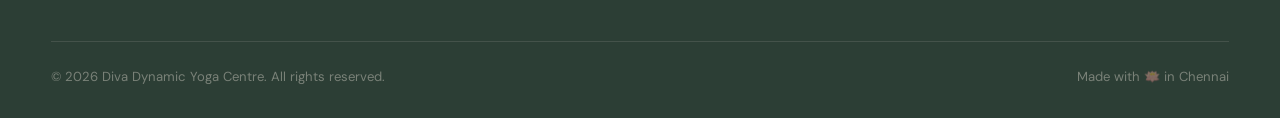
<file: DivaYOGA/schedule.html>
<!DOCTYPE html>
<html lang="en">
<head>
  <meta charset="UTF-8" />
  <meta name="viewport" content="width=device-width, initial-scale=1.0" />
  <meta name="description" content="Diva Dynamic Yoga weekly class schedule — morning and evening batches in Madambakkam, Chennai. Limited spots, book early." />
  <title>Schedule | Diva Dynamic Yoga Centre</title>
  <link rel="icon" href="data:image/svg+xml,<svg xmlns='http://www.w3.org/2000/svg' viewBox='0 0 100 100'><text y='.9em' font-size='90'>🪷</text></svg>" />
  <link rel="stylesheet" href="static/css/style.css" />
</head>
<body data-page="schedule">

<!-- ══ Navbar ═══════════════════════════════════════════════ -->
<nav class="navbar scrolled" id="navbar" aria-label="Main navigation">
  <div class="container navbar__inner">
    <a href="index.html" class="navbar__logo" aria-label="Diva Dynamic Yoga Home"><img src="static/images/LOGO.png" alt="Diva Dynamic Yoga Logo" class="navbar__logo-img" />Diva <span>Dynamic</span> Yoga</a>
    <ul class="nav-links" role="list">
      <li><a href="index.html"    class="nav-link" id="nav-home">Home</a></li>
      <li><a href="about.html"    class="nav-link" id="nav-about">About</a></li>
      <li><a href="classes.html"  class="nav-link" id="nav-classes">Classes</a></li>
      <li><a href="schedule.html" class="nav-link active" id="nav-schedule">Schedule</a></li>
      <li><a href="teachers.html" class="nav-link" id="nav-teachers">Teachers</a></li>
      <li><a href="mudras.html"   class="nav-link" id="nav-mudras">Mudras</a></li>
      <li><a href="contact.html"  class="nav-link" id="nav-contact">Contact</a></li>
      <li><button class="nav-book" data-book aria-label="Book Free Trial">Book Free Trial</button></li>
    </ul>
    <button class="hamburger" id="hamburger" aria-label="Toggle menu" aria-expanded="false">
      <span></span><span></span><span></span>
    </button>
  </div>
</nav>
<div class="nav-drawer" id="navDrawer" role="navigation" aria-label="Mobile navigation">
  <a href="index.html"    class="nav-link">Home</a>
  <a href="about.html"    class="nav-link">About</a>
  <a href="classes.html"  class="nav-link">Classes</a>
  <a href="schedule.html" class="nav-link active">Schedule</a>
  <a href="teachers.html" class="nav-link">Teachers</a>
  <a href="mudras.html"   class="nav-link">Mudras</a>
  <a href="contact.html"  class="nav-link">Contact</a>
  <button class="btn btn--primary" data-book style="margin-top:.5rem">Book Free Trial</button>
</div>

<main id="main-content">

<!-- ══ Page Hero ══════════════════════════════════════════════ -->
<section class="page-hero" aria-label="Schedule page hero">
  <div class="container" style="position:relative; z-index:1;">
    <div class="pill pill--sage" style="margin-bottom:1rem; background:rgba(255,255,255,.15); color:var(--sand-light); border:1px solid rgba(255,255,255,.2);">Timetable</div>
    <h1>Weekly Schedule</h1>
    <p>Limited batches · Focused training · Personal care. Choose a day that fits your routine.</p>
  </div>
</section>

<!-- ══ Schedule Table ══════════════════════════════════════════ -->
<section class="section" id="timetable">
  <div class="container">

    <div class="section-header reveal" style="margin-bottom:2.5rem;">
      <div class="pill pill--sage">Live Sessions</div>
      <h2>Class Timetable</h2>
      <p>Evening batch is high-demand — booking early guarantees your spot.</p>
    </div>

    <!-- Alert banner -->
    <div style="background:linear-gradient(135deg, rgba(201,168,130,.15), rgba(201,168,130,.08)); border:1px solid rgba(201,168,130,.3); border-radius:var(--radius-md); padding:1rem 1.5rem; display:flex; align-items:center; gap:.8rem; margin-bottom:2rem;" class="reveal">
      <span style="font-size:1.3rem;">⚡</span>
      <p style="margin:0; font-size:.9rem; color:#7A5A2A; font-weight:500;">Evening batches fill up fast — reserve your spot at least 3 days in advance.</p>
      <button class="btn btn--sand" data-book id="schedule-book-alert-btn" style="margin-left:auto; padding:.5rem 1.2rem; font-size:.82rem; flex-shrink:0;">Book Now</button>
    </div>

    <div class="schedule-table-wrap reveal">
      <table class="schedule-table" aria-label="Weekly class schedule">
        <thead>
          <tr>
            <th scope="col" style="width:25%;">Day</th>
            <th scope="col">🌅 Morning Session</th>
            <th scope="col">🌆 Evening Sessions (Kids &amp; Adults)</th>
            <th scope="col" style="width:160px;">Action</th>
          </tr>
        </thead>
        <tbody>
          <tr>
            <td><div class="day-label">Monday</div></td>
            <td><div class="time-badge">☀️ &nbsp;05:30 – 06:30 AM</div></td>
            <td><span style="color:var(--text-muted); font-size:.85rem;">—</span></td>
            <td><button class="btn btn--outline" data-book id="book-monday-btn" style="padding:.45rem 1.1rem; font-size:.82rem;">Reserve</button></td>
          </tr>
          <tr>
            <td><div class="day-label">Wednesday</div></td>
            <td><div class="time-badge">☀️ &nbsp;05:30 – 06:30 AM</div></td>
            <td><span style="color:var(--text-muted); font-size:.85rem;">—</span></td>
            <td><button class="btn btn--outline" data-book id="book-wednesday-btn" style="padding:.45rem 1.1rem; font-size:.82rem;">Reserve</button></td>
          </tr>
          <tr>
            <td><div class="day-label">Saturday</div></td>
            <td><span style="color:var(--text-muted); font-size:.85rem;">—</span></td>
            <td>
              <div style="display:flex; flex-direction:column; gap:.45rem;">
                <div class="time-badge" style="background:rgba(217,130,43,.14); color:#B86114;">
                  🌟 &nbsp;<strong>Kids:</strong>&nbsp; 05:00 – 06:00 PM
                </div>
                <div class="time-badge evening">
                  🧘 &nbsp;<strong>Adults:</strong>&nbsp; 06:00 – 07:00 PM
                </div>
              </div>
            </td>
            <td><button class="btn btn--outline" data-book id="book-saturday-btn" style="padding:.45rem 1.1rem; font-size:.82rem;">Reserve</button></td>
          </tr>
          <tr>
            <td><div class="day-label">Sunday</div></td>
            <td><span style="color:var(--text-muted); font-size:.85rem;">—</span></td>
            <td>
              <div style="display:flex; flex-direction:column; gap:.45rem;">
                <div class="time-badge" style="background:rgba(217,130,43,.14); color:#B86114;">
                  🌟 &nbsp;<strong>Kids:</strong>&nbsp; 05:00 – 06:00 PM
                </div>
                <div class="time-badge evening">
                  🧘 &nbsp;<strong>Adults:</strong>&nbsp; 06:00 – 07:00 PM
                </div>
              </div>
            </td>
            <td><button class="btn btn--outline" data-book id="book-sunday-btn" style="padding:.45rem 1.1rem; font-size:.82rem;">Reserve</button></td>
          </tr>
        </tbody>
      </table>
    </div>

    <!-- Notes -->
    <div style="display:flex; gap:1.5rem; flex-wrap:wrap; margin-top:1.5rem;" class="reveal">
      <div style="display:flex; align-items:center; gap:.5rem; font-size:.84rem; color:var(--text-muted);">
        <span style="width:10px; height:10px; border-radius:50%; background:var(--sage); flex-shrink:0;"></span>
        Morning sessions: 05:30 – 06:30 AM (Monday &amp; Wednesday)
      </div>
      <div style="display:flex; align-items:center; gap:.5rem; font-size:.84rem; color:var(--text-muted);">
        <span style="width:10px; height:10px; border-radius:50%; background:#D9822B; flex-shrink:0;"></span>
        Kids Weekend batches: 05:00 – 06:00 PM (Saturday &amp; Sunday)
      </div>
      <div style="display:flex; align-items:center; gap:.5rem; font-size:.84rem; color:var(--text-muted);">
        <span style="width:10px; height:10px; border-radius:50%; background:var(--sand); flex-shrink:0;"></span>
        Adult Weekend batches: 06:00 – 07:00 PM (Saturday &amp; Sunday)
      </div>
      <div style="display:flex; align-items:center; gap:.5rem; font-size:.84rem; color:var(--text-muted);">
        <span style="width:10px; height:10px; border-radius:50%; background:var(--rose); flex-shrink:0;"></span>
        Online sessions available on request
      </div>
    </div>

  </div>
</section>

<!-- ══ Benefits Grid ══════════════════════════════════════════ -->
<section class="section section--alt" id="benefits">
  <div class="container">

    <div class="section-header reveal">
      <div class="pill pill--sand">Why Practice With Us</div>
      <h2>Benefits of Our Yoga Sessions</h2>
    </div>

    <div class="grid-3" style="gap:1.5rem;">

      <div class="card reveal" id="benefit-general">
        <div class="card__icon">🧘</div>
        <h3 class="card__title">General Yoga</h3>
        <ul class="benefit-list">
          <li>Improves flexibility &amp; energy levels</li>
          <li>Enhances breathing and posture</li>
          <li>Reduces stress and increases calmness</li>
        </ul>
      </div>

      <div class="card reveal reveal-delay-1" id="benefit-core">
        <div class="card__icon">🔥</div>
        <h3 class="card__title">Core Strength</h3>
        <ul class="benefit-list">
          <li>Strengthens deep core muscles</li>
          <li>Supports spine and posture correction</li>
          <li>Improves daily body stability</li>
        </ul>
      </div>

      <div class="card reveal reveal-delay-2" id="benefit-therapy">
        <div class="card__icon">🌿</div>
        <h3 class="card__title">Therapy Flow</h3>
        <ul class="benefit-list">
          <li>Back &amp; neck pain relief</li>
          <li>Gentle mobility-based routines</li>
          <li>Ideal for beginners &amp; seniors</li>
        </ul>
      </div>

      <div class="card reveal" id="benefit-mobility">
        <div class="card__icon">⚡</div>
        <h3 class="card__title">Mobility Yoga</h3>
        <ul class="benefit-list">
          <li>Increases movement range</li>
          <li>Reduces body stiffness</li>
          <li>Great for desk workers &amp; athletes</li>
        </ul>
      </div>

      <div class="card reveal reveal-delay-1" id="benefit-online">
        <div class="card__icon">📡</div>
        <h3 class="card__title">Live Online</h3>
        <ul class="benefit-list">
          <li>Join anywhere with ease</li>
          <li>Includes class recordings</li>
          <li>Trainer feedback &amp; corrections</li>
        </ul>
      </div>

      <div class="card reveal reveal-delay-2" id="benefit-gentle">
        <div class="card__icon">🌸</div>
        <h3 class="card__title">Gentle / Open Flow</h3>
        <ul class="benefit-list">
          <li>Beginner-friendly sessions</li>
          <li>Encourages mindful breathing</li>
          <li>Improves sleep &amp; relaxation</li>
        </ul>
      </div>

    </div>

  </div>
</section>

<!-- ══ Location + CTA ══════════════════════════════════════════ -->
<section class="section" id="location">
  <div class="container">
    <div class="grid-2" style="gap:3rem; align-items:center;">

      <div class="reveal">
        <div class="pill pill--sage" style="margin-bottom:1rem;">Studio Location</div>
        <h2>Visit Us in Madambakkam</h2>
        <div class="divider"></div>
        <p style="margin-top:1rem; font-size:1rem; line-height:1.8;">
          19A, Dwarakapuri 2nd Street,<br>
          Madambakkam, Chennai – 600 126
        </p>
        <p style="margin-top:.8rem; font-size:.9rem; color:var(--text-muted);">
          Morning &amp; Evening sessions available. Online classes accessible from anywhere.
        </p>
        <div style="margin-top:1.5rem; display:flex; gap:1rem; flex-wrap:wrap;">
          <button class="btn btn--primary" data-book id="schedule-final-book-btn">Book a Slot →</button>
          <a href="contact.html" class="btn btn--outline" id="schedule-contact-btn">Contact Us</a>
        </div>
      </div>

      <!-- Map embed -->
      <div class="reveal reveal-delay-1" style="border-radius:var(--radius-lg); overflow:hidden; box-shadow:var(--shadow-md); height:360px;">
        <iframe
          title="Diva Dynamic Yoga Studio location on Google Maps"
          src="https://www.google.com/maps/embed?pb=!1m18!1m12!1m3!1d3890.9!2d80.1!3d12.9!2m3!1f0!2f0!3f0!3m2!1i1024!2i768!4f13.1!3m3!1m2!1s0x0%3A0x0!2sMadambakkam%2C+Chennai!5e0!3m2!1sen!2sin!4v1"
          width="100%" height="100%"
          style="border:none;" loading="lazy"
          referrerpolicy="no-referrer-when-downgrade"
          allowfullscreen>
        </iframe>
      </div>

    </div>
  </div>
</section>

</main>

<!-- ══ Footer ══════════════════════════════════════════════════ -->
<footer class="footer" aria-label="Site footer">
  <div class="container">
    <div class="footer__grid">
      <div class="footer__brand">
        <h3>🪷 Diva <span>Dynamic</span> Yoga</h3>
        <p>Movement science and mindful practice — tailored sequences for every body type. Small groups &amp; personalised plans.</p>
        <div style="margin-top:1.5rem;display:flex;gap:.8rem;flex-wrap:wrap;">
          <a href="https://instagram.com/diva_dynamic_yoga" target="_blank" rel="noopener" class="btn btn--ghost" style="padding:.45rem 1.1rem;font-size:.82rem;">📷 Instagram</a>
          <a href="tel:+917305382804" class="btn btn--ghost" style="padding:.45rem 1.1rem;font-size:.82rem;">📞 Call Us</a>
        </div>
      </div>
      <div class="footer__col">
        <h4>Quick Links</h4>
        <a href="about.html">About Us</a>
        <a href="classes.html">Classes</a>
        <a href="schedule.html">Schedule</a>
        <a href="teachers.html">Teachers</a>
        <a href="mudras.html">Mudras</a>
        <a href="contact.html">Contact</a>
      </div>
      <div class="footer__col">
        <h4>Visit Us</h4>
        <p style="font-size:.88rem;color:rgba(237,231,220,.6);line-height:1.7;margin-bottom:1rem;">19A, Dwarakapuri 2nd Street,<br>Madambakkam, Chennai – 600 126</p>
        <a href="tel:+917305382804">+91 73053 82804</a>
        <a href="mailto:varsittha04@gmail.com">varsittha04@gmail.com</a>
        <a href="https://instagram.com/diva_dynamic_yoga" target="_blank" rel="noopener">@diva_dynamic_yoga</a>
      </div>
    </div>
    <div class="footer__bottom">
      <span>© 2026 Diva Dynamic Yoga Centre. All rights reserved.</span>
      <span>Made with 🪷 in Chennai</span>
    </div>
  </div>
</footer>

  <!-- ══ Floating Quick Actions ═════════════════════════════ -->
  <div class="floating-actions" aria-label="Quick contact actions">
    <a href="https://wa.me/917305382804?text=Hi%2C+I%27d+like+to+know+more+about+Diva+Dynamic+Yoga+classes" target="_blank" rel="noopener" class="floating-btn floating-btn--wa" aria-label="Chat on WhatsApp" title="Chat on WhatsApp">
      <svg width="26" height="26" viewBox="0 0 24 24" fill="currentColor">
        <path d="M17.472 14.382c-.297-.149-1.758-.867-2.03-.967-.273-.099-.471-.148-.67.15-.197.297-.767.966-.94 1.164-.173.199-.347.223-.644.075-.297-.15-1.255-.463-2.39-1.475-.883-.788-1.48-1.761-1.653-2.059-.173-.297-.018-.458.13-.606.134-.133.298-.347.446-.52.149-.174.198-.298.298-.497.099-.198.05-.371-.025-.52-.075-.149-.669-1.612-.916-2.207-.242-.579-.487-.5-.669-.51-.173-.008-.371-.01-.57-.01-.198 0-.52.074-.792.372-.272.297-1.04 1.016-1.04 2.479 0 1.462 1.065 2.875 1.213 3.074.149.198 2.096 3.2 5.077 4.487.709.306 1.262.489 1.694.625.712.227 1.36.195 1.871.118.571-.085 1.758-.719 2.006-1.413.248-.694.248-1.289.173-1.413-.074-.124-.272-.198-.57-.347z"/>
        <path d="M12 0C5.373 0 0 5.373 0 12c0 2.123.554 4.117 1.528 5.845L.057 23.43a.5.5 0 0 0 .609.609l5.585-1.471A11.94 11.94 0 0 0 12 24c6.627 0 12-5.373 12-12S18.627 0 12 0zm0 22c-1.89 0-3.66-.5-5.19-1.373l-.372-.22-3.863 1.017 1.017-3.718-.24-.38A10 10 0 0 1 2 12C2 6.477 6.477 2 12 2s10 4.477 10 10-4.477 10-10 10z"/>
      </svg>
    </a>
    <a href="tel:+917305382804" class="floating-btn floating-btn--phone" aria-label="Call Diva Dynamic Yoga" title="Call Us">
      <svg width="22" height="22" viewBox="0 0 24 24" fill="none" stroke="currentColor" stroke-width="2" stroke-linecap="round" stroke-linejoin="round">
        <path d="M22 16.92v3a2 2 0 0 1-2.18 2 19.79 19.79 0 0 1-8.63-3.07 19.5 19.5 0 0 1-6-6 19.79 19.79 0 0 1-3.07-8.67A2 2 0 0 1 4.11 2h3a2 2 0 0 1 2 1.72 12.84 12.84 0 0 0 .7 2.81 2 2 0 0 1-.45 2.11L8.09 9.91a16 16 0 0 0 6 6l1.27-1.27a2 2 0 0 1 2.11-.45 12.84 12.84 0 0 0 2.81.7A2 2 0 0 1 22 16.92z"></path>
      </svg>
    </a>
  </div>

<!-- ══ Booking Modal ═══════════════════════════════════════════ -->
<div class="modal-overlay" id="bookingModal" role="dialog" aria-modal="true" aria-labelledby="modalTitle">
  <div class="modal" style="position:relative;">
    <button class="modal__close" onclick="closeModal()" aria-label="Close modal">✕</button>
    <div class="modal__header">
      <div class="pill pill--sage" style="margin-bottom:.8rem;">🪷 Free Trial</div>
      <h3 id="modalTitle">Reserve Your Spot</h3>
      <p>Fill in your details — Divya will reach out within 24 hours to confirm your slot.</p>
    </div>
    <form id="bookingForm" novalidate>
      <div class="form-group"><label for="bName">Full Name *</label><input type="text" id="bName" name="name" placeholder="Your name" required /></div>
      <div class="form-group"><label for="bPhone">Phone Number *</label><input type="tel" id="bPhone" name="phone" placeholder="+91 XXXXX XXXXX" required /></div>
      <div class="form-group"><label for="bEmail">Email (optional)</label><input type="email" id="bEmail" name="email" placeholder="you@example.com" /></div>
      <div class="form-group"><label for="bMessage">Any specific goals?</label><textarea id="bMessage" name="message" rows="3" placeholder="e.g. back pain relief, weight loss, stress…"></textarea></div>
      <button type="submit" class="btn btn--primary" style="width:100%;justify-content:center;">Confirm Reservation →</button>
    </form>
  </div>
</div>
<div class="toast" id="toast" role="alert" aria-live="polite"></div>
<script src="static/js/main.js" defer></script>
</body>
</html>
</file>
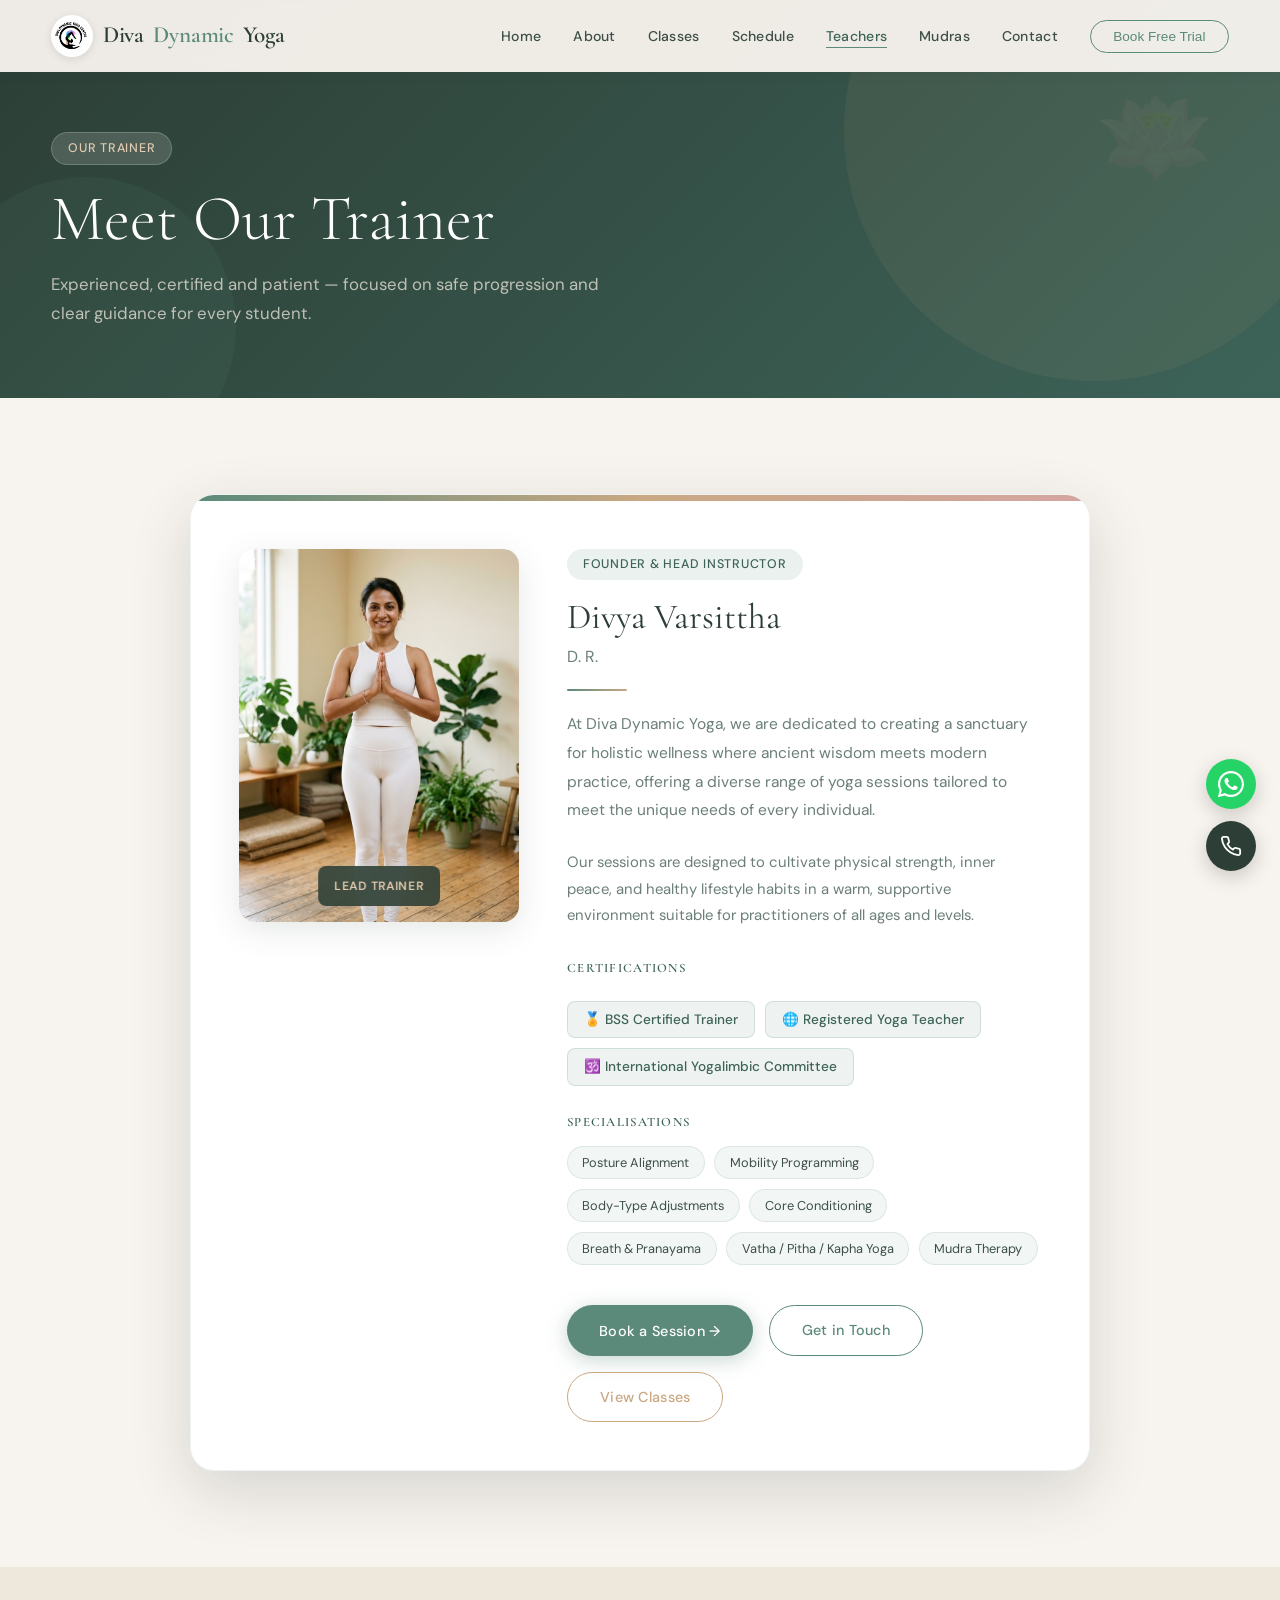
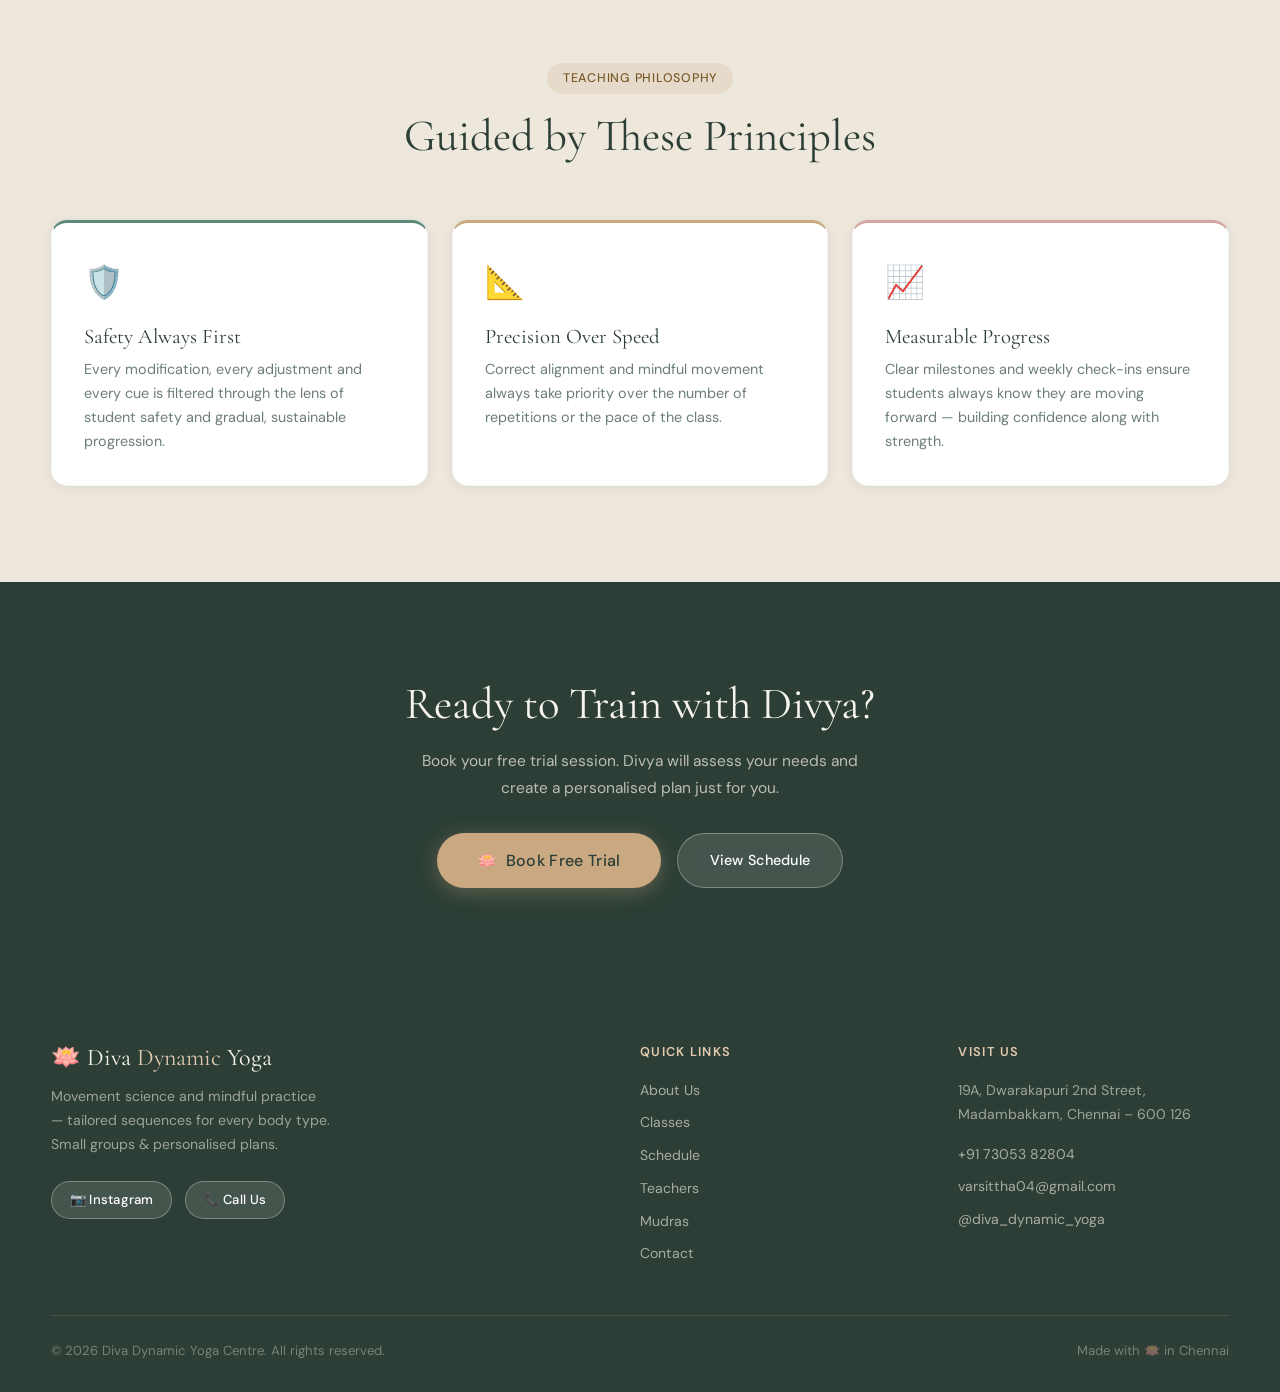
<file: DivaYOGA/teachers.html>
<!DOCTYPE html>
<html lang="en">
<head>
  <meta charset="UTF-8" />
  <meta name="viewport" content="width=device-width, initial-scale=1.0" />
  <meta name="description" content="Meet Divya Varsittha D.R. — BSS Certified Trainer and Internationally Registered Yoga Teacher at Diva Dynamic Yoga, Madambakkam Chennai." />
  <title>Teachers | Diva Dynamic Yoga Centre</title>
  <link rel="icon" href="data:image/svg+xml,<svg xmlns='http://www.w3.org/2000/svg' viewBox='0 0 100 100'><text y='.9em' font-size='90'>🪷</text></svg>" />
  <link rel="stylesheet" href="static/css/style.css" />
</head>
<body data-page="teachers">

<!-- ══ Navbar ═══════════════════════════════════════════════ -->
<nav class="navbar scrolled" id="navbar" aria-label="Main navigation">
  <div class="container navbar__inner">
    <a href="index.html" class="navbar__logo" aria-label="Diva Dynamic Yoga Home"><img src="static/images/LOGO.png" alt="Diva Dynamic Yoga Logo" class="navbar__logo-img" />Diva <span>Dynamic</span> Yoga</a>
    <ul class="nav-links" role="list">
      <li><a href="index.html"    class="nav-link" id="nav-home">Home</a></li>
      <li><a href="about.html"    class="nav-link" id="nav-about">About</a></li>
      <li><a href="classes.html"  class="nav-link" id="nav-classes">Classes</a></li>
      <li><a href="schedule.html" class="nav-link" id="nav-schedule">Schedule</a></li>
      <li><a href="teachers.html" class="nav-link active" id="nav-teachers">Teachers</a></li>
      <li><a href="mudras.html"   class="nav-link" id="nav-mudras">Mudras</a></li>
      <li><a href="contact.html"  class="nav-link" id="nav-contact">Contact</a></li>
      <li><button class="nav-book" data-book aria-label="Book Free Trial">Book Free Trial</button></li>
    </ul>
    <button class="hamburger" id="hamburger" aria-label="Toggle menu" aria-expanded="false">
      <span></span><span></span><span></span>
    </button>
  </div>
</nav>
<div class="nav-drawer" id="navDrawer" role="navigation" aria-label="Mobile navigation">
  <a href="index.html"    class="nav-link">Home</a>
  <a href="about.html"    class="nav-link">About</a>
  <a href="classes.html"  class="nav-link">Classes</a>
  <a href="schedule.html" class="nav-link">Schedule</a>
  <a href="teachers.html" class="nav-link active">Teachers</a>
  <a href="mudras.html"   class="nav-link">Mudras</a>
  <a href="contact.html"  class="nav-link">Contact</a>
  <button class="btn btn--primary" data-book style="margin-top:.5rem">Book Free Trial</button>
</div>

<main id="main-content">

<!-- ══ Page Hero ══════════════════════════════════════════════ -->
<section class="page-hero" aria-label="Teachers page hero">
  <div class="container" style="position:relative; z-index:1;">
    <div class="pill pill--sage" style="margin-bottom:1rem; background:rgba(255,255,255,.15); color:var(--sand-light); border:1px solid rgba(255,255,255,.2);">Our Trainer</div>
    <h1>Meet Our Trainer</h1>
    <p>Experienced, certified and patient — focused on safe progression and clear guidance for every student.</p>
  </div>
</section>

<!-- ══ Trainer Profile ════════════════════════════════════════ -->
<section class="section" id="trainer-profile">
  <div class="container">

    <div style="max-width:900px; margin-inline:auto;">

      <!-- Card -->
      <div style="background:var(--white); border-radius:var(--radius-lg); overflow:hidden; box-shadow:var(--shadow-lg); border:1px solid rgba(91,138,122,.1);" class="reveal">

        <!-- Top gradient bar -->
        <div style="height:6px; background:linear-gradient(90deg, var(--sage), var(--sand), var(--rose));"></div>

        <div style="padding:3rem; display:grid; grid-template-columns:280px 1fr; gap:3rem; align-items:start;">

          <!-- Photo -->
          <div style="position:relative;">
            <img src="static/images/divya_trainer.png"
                 alt="Divya Varsittha D.R."
                 style="width:100%; border-radius:var(--radius-md); aspect-ratio:3/4; object-fit:cover; box-shadow:var(--shadow-md);"
                 loading="lazy" />

            <!-- Overlay badge -->
            <div style="position:absolute; bottom:1rem; left:50%; transform:translateX(-50%); background:rgba(44,62,53,.88); backdrop-filter:blur(8px); border-radius:var(--radius-sm); padding:.6rem 1rem; text-align:center; white-space:nowrap;">
              <div style="font-size:.75rem; color:var(--sand-light); font-weight:600; letter-spacing:.06em; text-transform:uppercase;">Lead Trainer</div>
            </div>
          </div>

          <!-- Info -->
          <div>
            <div class="pill pill--sage" style="margin-bottom:1rem;">Founder &amp; Head Instructor</div>
            <h2 style="font-size:2.2rem; margin-bottom:.3rem;">Divya Varsittha</h2>
            <p style="font-size:1rem; color:var(--text-muted); margin-bottom:1.2rem;">D. R.</p>

            <div class="divider"></div>

            <p style="margin-top:1.2rem; font-size:.97rem; line-height:1.85; margin-bottom:1.5rem;">
              At Diva Dynamic Yoga, we are dedicated to creating a sanctuary for holistic wellness where ancient wisdom
              meets modern practice, offering a diverse range of yoga sessions tailored to meet the unique needs of every individual.
            </p>

            <p style="font-size:.93rem; color:var(--text-muted); line-height:1.8; margin-bottom:2rem;">
              Our sessions are designed to cultivate physical strength, inner peace, and healthy lifestyle habits in a warm,
              supportive environment suitable for practitioners of all ages and levels.
            </p>

            <!-- Certifications -->
            <h4 style="font-size:.8rem; letter-spacing:.1em; text-transform:uppercase; color:var(--sage-dark); margin-bottom:1rem;">Certifications</h4>
            <div class="cert-badges">
              <span class="cert-badge" style="font-size:.85rem;">🏅 BSS Certified Trainer</span>
              <span class="cert-badge" style="font-size:.85rem;">🌐 Registered Yoga Teacher</span>
              <span class="cert-badge" style="font-size:.85rem;">🕉️ International Yogalimbic Committee</span>
            </div>

            <!-- Specialisations -->
            <h4 style="font-size:.8rem; letter-spacing:.1em; text-transform:uppercase; color:var(--sage-dark); margin-top:1.8rem; margin-bottom:1rem;">Specialisations</h4>
            <div style="display:flex; flex-wrap:wrap; gap:.6rem;">
              <span style="background:rgba(91,138,122,.08); border:1px solid rgba(91,138,122,.15); border-radius:100px; padding:.3rem .9rem; font-size:.8rem; color:var(--text);">Posture Alignment</span>
              <span style="background:rgba(91,138,122,.08); border:1px solid rgba(91,138,122,.15); border-radius:100px; padding:.3rem .9rem; font-size:.8rem; color:var(--text);">Mobility Programming</span>
              <span style="background:rgba(91,138,122,.08); border:1px solid rgba(91,138,122,.15); border-radius:100px; padding:.3rem .9rem; font-size:.8rem; color:var(--text);">Body-Type Adjustments</span>
              <span style="background:rgba(91,138,122,.08); border:1px solid rgba(91,138,122,.15); border-radius:100px; padding:.3rem .9rem; font-size:.8rem; color:var(--text);">Core Conditioning</span>
              <span style="background:rgba(91,138,122,.08); border:1px solid rgba(91,138,122,.15); border-radius:100px; padding:.3rem .9rem; font-size:.8rem; color:var(--text);">Breath &amp; Pranayama</span>
              <span style="background:rgba(91,138,122,.08); border:1px solid rgba(91,138,122,.15); border-radius:100px; padding:.3rem .9rem; font-size:.8rem; color:var(--text);">Vatha / Pitha / Kapha Yoga</span>
              <span style="background:rgba(91,138,122,.08); border:1px solid rgba(91,138,122,.15); border-radius:100px; padding:.3rem .9rem; font-size:.8rem; color:var(--text);">Mudra Therapy</span>
            </div>

            <!-- CTA -->
            <div style="margin-top:2.5rem; display:flex; gap:1rem; flex-wrap:wrap;">
              <button class="btn btn--primary" data-book id="teachers-book-btn">Book a Session →</button>
              <a href="contact.html" class="btn btn--outline" id="teachers-contact-btn">Get in Touch</a>
              <a href="classes.html" class="btn btn--outline" id="teachers-classes-btn" style="color:var(--sand); border-color:var(--sand);">View Classes</a>
            </div>
          </div>

        </div>
      </div>

    </div>
  </div>
</section>

<!-- ══ Teaching Philosophy ════════════════════════════════════ -->
<section class="section section--alt" id="philosophy">
  <div class="container">

    <div class="section-header reveal">
      <div class="pill pill--sand">Teaching Philosophy</div>
      <h2>Guided by These Principles</h2>
    </div>

    <div class="grid-3" style="gap:1.5rem;">

      <div class="card reveal" style="border-top:3px solid var(--sage);">
        <div style="font-size:2rem; margin-bottom:1rem;">🛡️</div>
        <h3 class="card__title">Safety Always First</h3>
        <p class="card__text" style="margin-top:.5rem;">Every modification, every adjustment and every cue is filtered through the lens of student safety and gradual, sustainable progression.</p>
      </div>

      <div class="card reveal reveal-delay-1" style="border-top:3px solid var(--sand);">
        <div style="font-size:2rem; margin-bottom:1rem;">📐</div>
        <h3 class="card__title">Precision Over Speed</h3>
        <p class="card__text" style="margin-top:.5rem;">Correct alignment and mindful movement always take priority over the number of repetitions or the pace of the class.</p>
      </div>

      <div class="card reveal reveal-delay-2" style="border-top:3px solid var(--rose);">
        <div style="font-size:2rem; margin-bottom:1rem;">📈</div>
        <h3 class="card__title">Measurable Progress</h3>
        <p class="card__text" style="margin-top:.5rem;">Clear milestones and weekly check-ins ensure students always know they are moving forward — building confidence along with strength.</p>
      </div>

    </div>

  </div>
</section>

<!-- ══ CTA ════════════════════════════════════════════════════ -->
<section class="section section--forest" id="teachers-cta">
  <div class="container" style="text-align:center;">
    <div class="lotus-ornament" style="top:10%; right:5%;">🪷</div>
    <h2 style="margin-bottom:1rem;">Ready to Train with Divya?</h2>
    <p style="margin-bottom:2rem; color:rgba(237,231,220,.75); max-width:480px; margin-inline:auto; margin-bottom:2rem;">
      Book your free trial session. Divya will assess your needs and create a personalised plan just for you.
    </p>
    <div style="display:flex; gap:1rem; justify-content:center; flex-wrap:wrap;">
      <button class="btn btn--sand" data-book id="teachers-cta-book-btn" style="font-size:1rem; padding:.9rem 2.5rem;">
        🪷 &nbsp;Book Free Trial
      </button>
      <a href="schedule.html" class="btn btn--ghost" id="teachers-schedule-btn" style="padding:.9rem 2rem;">
        View Schedule
      </a>
    </div>
  </div>
</section>

</main>

<!-- ══ Footer ══════════════════════════════════════════════════ -->
<footer class="footer" aria-label="Site footer">
  <div class="container">
    <div class="footer__grid">
      <div class="footer__brand">
        <h3>🪷 Diva <span>Dynamic</span> Yoga</h3>
        <p>Movement science and mindful practice — tailored sequences for every body type. Small groups &amp; personalised plans.</p>
        <div style="margin-top:1.5rem;display:flex;gap:.8rem;flex-wrap:wrap;">
          <a href="https://instagram.com/diva_dynamic_yoga" target="_blank" rel="noopener" class="btn btn--ghost" style="padding:.45rem 1.1rem;font-size:.82rem;">📷 Instagram</a>
          <a href="tel:+917305382804" class="btn btn--ghost" style="padding:.45rem 1.1rem;font-size:.82rem;">📞 Call Us</a>
        </div>
      </div>
      <div class="footer__col">
        <h4>Quick Links</h4>
        <a href="about.html">About Us</a>
        <a href="classes.html">Classes</a>
        <a href="schedule.html">Schedule</a>
        <a href="teachers.html">Teachers</a>
        <a href="mudras.html">Mudras</a>
        <a href="contact.html">Contact</a>
      </div>
      <div class="footer__col">
        <h4>Visit Us</h4>
        <p style="font-size:.88rem;color:rgba(237,231,220,.6);line-height:1.7;margin-bottom:1rem;">19A, Dwarakapuri 2nd Street,<br>Madambakkam, Chennai – 600 126</p>
        <a href="tel:+917305382804">+91 73053 82804</a>
        <a href="mailto:varsittha04@gmail.com">varsittha04@gmail.com</a>
        <a href="https://instagram.com/diva_dynamic_yoga" target="_blank" rel="noopener">@diva_dynamic_yoga</a>
      </div>
    </div>
    <div class="footer__bottom">
      <span>© 2026 Diva Dynamic Yoga Centre. All rights reserved.</span>
      <span>Made with 🪷 in Chennai</span>
    </div>
  </div>
</footer>

  <!-- ══ Floating Quick Actions ═════════════════════════════ -->
  <div class="floating-actions" aria-label="Quick contact actions">
    <a href="https://wa.me/917305382804?text=Hi%2C+I%27d+like+to+know+more+about+Diva+Dynamic+Yoga+classes" target="_blank" rel="noopener" class="floating-btn floating-btn--wa" aria-label="Chat on WhatsApp" title="Chat on WhatsApp">
      <svg width="26" height="26" viewBox="0 0 24 24" fill="currentColor">
        <path d="M17.472 14.382c-.297-.149-1.758-.867-2.03-.967-.273-.099-.471-.148-.67.15-.197.297-.767.966-.94 1.164-.173.199-.347.223-.644.075-.297-.15-1.255-.463-2.39-1.475-.883-.788-1.48-1.761-1.653-2.059-.173-.297-.018-.458.13-.606.134-.133.298-.347.446-.52.149-.174.198-.298.298-.497.099-.198.05-.371-.025-.52-.075-.149-.669-1.612-.916-2.207-.242-.579-.487-.5-.669-.51-.173-.008-.371-.01-.57-.01-.198 0-.52.074-.792.372-.272.297-1.04 1.016-1.04 2.479 0 1.462 1.065 2.875 1.213 3.074.149.198 2.096 3.2 5.077 4.487.709.306 1.262.489 1.694.625.712.227 1.36.195 1.871.118.571-.085 1.758-.719 2.006-1.413.248-.694.248-1.289.173-1.413-.074-.124-.272-.198-.57-.347z"/>
        <path d="M12 0C5.373 0 0 5.373 0 12c0 2.123.554 4.117 1.528 5.845L.057 23.43a.5.5 0 0 0 .609.609l5.585-1.471A11.94 11.94 0 0 0 12 24c6.627 0 12-5.373 12-12S18.627 0 12 0zm0 22c-1.89 0-3.66-.5-5.19-1.373l-.372-.22-3.863 1.017 1.017-3.718-.24-.38A10 10 0 0 1 2 12C2 6.477 6.477 2 12 2s10 4.477 10 10-4.477 10-10 10z"/>
      </svg>
    </a>
    <a href="tel:+917305382804" class="floating-btn floating-btn--phone" aria-label="Call Diva Dynamic Yoga" title="Call Us">
      <svg width="22" height="22" viewBox="0 0 24 24" fill="none" stroke="currentColor" stroke-width="2" stroke-linecap="round" stroke-linejoin="round">
        <path d="M22 16.92v3a2 2 0 0 1-2.18 2 19.79 19.79 0 0 1-8.63-3.07 19.5 19.5 0 0 1-6-6 19.79 19.79 0 0 1-3.07-8.67A2 2 0 0 1 4.11 2h3a2 2 0 0 1 2 1.72 12.84 12.84 0 0 0 .7 2.81 2 2 0 0 1-.45 2.11L8.09 9.91a16 16 0 0 0 6 6l1.27-1.27a2 2 0 0 1 2.11-.45 12.84 12.84 0 0 0 2.81.7A2 2 0 0 1 22 16.92z"></path>
      </svg>
    </a>
  </div>

  <!-- ══ Booking Modal ═══════════════════════════════════════════ -->
<div class="modal-overlay" id="bookingModal" role="dialog" aria-modal="true" aria-labelledby="modalTitle">
  <div class="modal" style="position:relative;">
    <button class="modal__close" onclick="closeModal()" aria-label="Close modal">✕</button>
    <div class="modal__header">
      <div class="pill pill--sage" style="margin-bottom:.8rem;">🪷 Free Trial</div>
      <h3 id="modalTitle">Reserve Your Spot</h3>
      <p>Fill in your details — Divya will reach out within 24 hours to confirm your slot.</p>
    </div>
    <form id="bookingForm" novalidate>
      <div class="form-group"><label for="bName">Full Name *</label><input type="text" id="bName" name="name" placeholder="Your name" required /></div>
      <div class="form-group"><label for="bPhone">Phone Number *</label><input type="tel" id="bPhone" name="phone" placeholder="+91 XXXXX XXXXX" required /></div>
      <div class="form-group"><label for="bEmail">Email (optional)</label><input type="email" id="bEmail" name="email" placeholder="you@example.com" /></div>
      <div class="form-group"><label for="bMessage">Any specific goals?</label><textarea id="bMessage" name="message" rows="3" placeholder="e.g. back pain relief, weight loss, stress…"></textarea></div>
      <button type="submit" class="btn btn--primary" style="width:100%;justify-content:center;">Confirm Reservation →</button>
    </form>
  </div>
</div>
<div class="toast" id="toast" role="alert" aria-live="polite"></div>
<script src="static/js/main.js" defer></script>
<script>
  function fixTrainerGrid() {
    const tc = document.querySelector('#trainer-profile [style*="grid-template-columns:280px"]');
    if (tc && window.innerWidth < 640) {
      tc.style.gridTemplateColumns = '1fr';
    } else if (tc) {
      tc.style.gridTemplateColumns = '280px 1fr';
    }
  }
  fixTrainerGrid();
  window.addEventListener('resize', fixTrainerGrid);
</script>
</body>
</html>
</file>
<file: DivaYOGA/static/css/style.css>
/* ============================================================
   Diva Dynamic Yoga — Design System
   Palette: sage teal · warm sand · dusty rose · cream · forest
   ============================================================ */

@import url('https://fonts.googleapis.com/css2?family=Cormorant+Garamond:ital,wght@0,300;0,400;0,600;1,300;1,400&family=Inter:wght@300;400;500;600&family=DM+Sans:wght@300;400;500&display=swap');
@import url('mudras.css');

/* ── CSS Variables ─────────────────────────────────────────── */
:root {
  --sage:        #5B8A7A;
  --sage-light:  #7AA898;
  --sage-dark:   #3D6358;
  --sand:        #C9A882;
  --sand-light:  #E2CBB0;
  --rose:        #D4A5A0;
  --rose-light:  #EDD5D1;
  --cream:       #F7F3EE;
  --cream-dark:  #EDE7DC;
  --forest:      #2C3E35;
  --forest-mid:  #3D5248;
  --text:        #3D4F47;
  --text-muted:  #6B7F77;
  --white:       #FFFFFF;

  --ff-serif:    'Cormorant Garamond', Georgia, serif;
  --ff-sans:     'DM Sans', 'Inter', system-ui, sans-serif;

  --radius-sm:   8px;
  --radius-md:   16px;
  --radius-lg:   24px;
  --radius-xl:   40px;

  --shadow-sm:   0 2px 12px rgba(44,62,53,.08);
  --shadow-md:   0 8px 32px rgba(44,62,53,.12);
  --shadow-lg:   0 20px 60px rgba(44,62,53,.16);

  --transition:  all .35s cubic-bezier(.4,0,.2,1);
  --nav-h:       72px;
}

/* ── Reset & Base ──────────────────────────────────────────── */
*, *::before, *::after { box-sizing: border-box; margin: 0; padding: 0; }

html { scroll-behavior: smooth; font-size: 16px; }

body {
  font-family: var(--ff-sans);
  background: var(--cream);
  color: var(--text);
  line-height: 1.7;
  overflow-x: hidden;
}

img { max-width: 100%; height: auto; display: block; }

a { color: inherit; text-decoration: none; }

ul { list-style: none; }

/* ── Typography ────────────────────────────────────────────── */
.serif { font-family: var(--ff-serif); }

h1, h2, h3, h4 {
  font-family: var(--ff-serif);
  color: var(--forest);
  line-height: 1.2;
}

h1 { font-size: clamp(2.4rem, 5vw, 4rem); font-weight: 300; }
h2 { font-size: clamp(1.8rem, 3.5vw, 2.8rem); font-weight: 400; }
h3 { font-size: clamp(1.3rem, 2.5vw, 1.8rem); font-weight: 400; }
h4 { font-size: 1.1rem; font-weight: 600; }

p { color: var(--text-muted); font-size: .97rem; }

/* ── Layout Utilities ──────────────────────────────────────── */
.container {
  width: min(1200px, 92vw);
  margin-inline: auto;
}

.section {
  padding: 96px 0;
}

.section--alt {
  background: var(--cream-dark);
}

.section--forest {
  background: var(--forest);
  color: var(--cream);
}

.section--forest h2,
.section--forest h3,
.section--forest h4 { color: var(--cream); }

.section--forest p { color: var(--sand-light); }

.grid-2 { display: grid; grid-template-columns: repeat(2, 1fr); gap: 2rem; }
.grid-3 { display: grid; grid-template-columns: repeat(3, 1fr); gap: 2rem; }
.grid-4 { display: grid; grid-template-columns: repeat(4, 1fr); gap: 1.5rem; }

.flex { display: flex; }
.flex-center { display: flex; align-items: center; justify-content: center; }
.flex-between { display: flex; align-items: center; justify-content: space-between; }
.gap-1 { gap: .5rem; }
.gap-2 { gap: 1rem; }
.gap-3 { gap: 1.5rem; }

.text-center { text-align: center; }
.text-right  { text-align: right; }

.mt-1 { margin-top: .5rem; }
.mt-2 { margin-top: 1rem; }
.mt-3 { margin-top: 1.5rem; }
.mt-4 { margin-top: 2rem; }
.mt-6 { margin-top: 3rem; }

/* ── Buttons ───────────────────────────────────────────────── */
.btn {
  display: inline-flex;
  align-items: center;
  gap: .5rem;
  padding: .75rem 2rem;
  border-radius: var(--radius-xl);
  font-family: var(--ff-sans);
  font-size: .9rem;
  font-weight: 500;
  letter-spacing: .02em;
  cursor: pointer;
  border: none;
  transition: var(--transition);
}

.btn--primary {
  background: var(--sage);
  color: var(--white);
  box-shadow: 0 4px 20px rgba(91,138,122,.35);
}
.btn--primary:hover {
  background: var(--sage-dark);
  transform: translateY(-2px);
  box-shadow: 0 8px 28px rgba(91,138,122,.45);
}

.btn--outline {
  background: transparent;
  color: var(--sage);
  border: 1.5px solid var(--sage);
}
.btn--outline:hover {
  background: var(--sage);
  color: var(--white);
  transform: translateY(-2px);
}

.btn--sand {
  background: var(--sand);
  color: var(--forest);
  box-shadow: 0 4px 20px rgba(201,168,130,.35);
}
.btn--sand:hover {
  background: var(--sand-light);
  transform: translateY(-2px);
}

.btn--white {
  background: var(--white);
  color: var(--sage-dark);
  box-shadow: 0 4px 20px rgba(255,255,255,.25);
}
.btn--white:hover {
  background: var(--cream);
  transform: translateY(-2px);
}

.btn--ghost {
  background: rgba(255,255,255,.12);
  color: var(--white);
  border: 1.5px solid rgba(255,255,255,.3);
  backdrop-filter: blur(8px);
}
.btn--ghost:hover {
  background: rgba(255,255,255,.22);
  transform: translateY(-2px);
}

/* ── Pill Badge ────────────────────────────────────────────── */
.pill {
  display: inline-block;
  padding: .3rem 1rem;
  border-radius: 100px;
  font-size: .78rem;
  font-weight: 500;
  letter-spacing: .06em;
  text-transform: uppercase;
}
.pill--sage  { background: rgba(91,138,122,.12); color: var(--sage-dark); }
.pill--sand  { background: rgba(201,168,130,.18); color: #7A5A2A; }
.pill--rose  { background: rgba(212,165,160,.18); color: #7A3A35; }

/* ── Section Header ────────────────────────────────────────── */
.section-header {
  text-align: center;
  margin-bottom: 3.5rem;
}
.section-header .pill { margin-bottom: 1rem; }
.section-header p {
  max-width: 600px;
  margin: 1rem auto 0;
  font-size: 1rem;
}

/* ── Navigation ────────────────────────────────────────────── */
.navbar {
  position: fixed;
  top: 0; left: 0; right: 0;
  z-index: 1000;
  height: var(--nav-h);
  transition: var(--transition);
}

.navbar__inner {
  display: flex;
  align-items: center;
  justify-content: space-between;
  height: 100%;
}

.navbar__logo {
  display: flex;
  align-items: center;
  gap: .6rem;
  font-family: var(--ff-serif);
  font-size: 1.45rem;
  font-weight: 600;
  color: var(--forest);
  letter-spacing: -.01em;
  transition: var(--transition);
}

.navbar__logo-img {
  height: 42px;
  width: 42px;
  object-fit: contain;
  border-radius: 50%;
  background: var(--white);
  padding: 2px;
  box-shadow: 0 2px 8px rgba(0,0,0,.1);
  flex-shrink: 0;
  transition: transform var(--transition);
}

.navbar__logo:hover .navbar__logo-img {
  transform: scale(1.06);
}

.navbar__logo span { color: var(--sage); }

.navbar.scrolled {
  background: rgba(247,243,238,.96);
  backdrop-filter: blur(16px);
  -webkit-backdrop-filter: blur(16px);
  box-shadow: var(--shadow-sm);
}

.navbar.transparent .navbar__logo { color: var(--white); }
.navbar.transparent .navbar__logo span { color: var(--sand-light); }
.navbar.transparent .nav-link { color: rgba(255,255,255,.85); }
.navbar.transparent .nav-link:hover { color: var(--white); }
.navbar.transparent .nav-book { background: rgba(255,255,255,.15); border-color: rgba(255,255,255,.4); color: var(--white); }

.nav-links {
  display: flex;
  align-items: center;
  gap: 2rem;
}

.nav-link {
  font-size: .88rem;
  font-weight: 500;
  color: var(--text);
  letter-spacing: .02em;
  position: relative;
  transition: var(--transition);
}

.nav-link::after {
  content: '';
  position: absolute;
  bottom: -3px; left: 0;
  width: 0; height: 1.5px;
  background: var(--sage);
  transition: var(--transition);
}

.nav-link:hover,
.nav-link.active { color: var(--sage-dark); }
.nav-link:hover::after,
.nav-link.active::after { width: 100%; }

.nav-book {
  padding: .5rem 1.4rem;
  border-radius: 100px;
  background: transparent;
  border: 1.5px solid var(--sage);
  color: var(--sage);
  font-size: .85rem;
  font-weight: 500;
  cursor: pointer;
  transition: var(--transition);
}
.nav-book:hover {
  background: var(--sage);
  color: var(--white);
}

/* Hamburger */
.hamburger {
  display: none;
  flex-direction: column;
  gap: 5px;
  cursor: pointer;
  padding: 4px;
  background: none;
  border: none;
}
.hamburger span {
  display: block;
  width: 24px; height: 2px;
  background: var(--forest);
  border-radius: 2px;
  transition: var(--transition);
}
.navbar.transparent .hamburger span { background: var(--white); }
.hamburger.open span:nth-child(1) { transform: translateY(7px) rotate(45deg); }
.hamburger.open span:nth-child(2) { opacity: 0; }
.hamburger.open span:nth-child(3) { transform: translateY(-7px) rotate(-45deg); }

/* Mobile nav drawer */
.nav-drawer {
  display: none;
  position: fixed;
  top: var(--nav-h); left: 0; right: 0;
  background: rgba(247,243,238,.98);
  backdrop-filter: blur(20px);
  padding: 1.5rem 2rem 2rem;
  flex-direction: column;
  gap: 1rem;
  box-shadow: var(--shadow-md);
  z-index: 999;
  transform: translateY(-8px);
  opacity: 0;
  transition: var(--transition);
}
.nav-drawer.open {
  display: flex;
  transform: translateY(0);
  opacity: 1;
}
.nav-drawer .nav-link { font-size: 1.05rem; padding: .4rem 0; }
.nav-drawer .nav-book { align-self: flex-start; }

/* ── Footer ────────────────────────────────────────────────── */
.footer {
  background: var(--forest);
  color: var(--cream);
  padding: 60px 0 30px;
}

.footer__grid {
  display: grid;
  grid-template-columns: 2fr 1fr 1fr;
  gap: 3rem;
  margin-bottom: 2.5rem;
}

.footer__brand h3 {
  font-family: var(--ff-serif);
  font-size: 1.5rem;
  color: var(--cream);
  margin-bottom: .75rem;
}
.footer__brand h3 span { color: var(--sand-light); }
.footer__brand p { font-size: .88rem; color: rgba(237,231,220,.6); line-height: 1.7; max-width: 280px; }

.footer__col h4 {
  color: var(--sand-light);
  font-family: var(--ff-sans);
  font-size: .8rem;
  font-weight: 600;
  letter-spacing: .1em;
  text-transform: uppercase;
  margin-bottom: 1.2rem;
}
.footer__col a {
  display: block;
  font-size: .88rem;
  color: rgba(237,231,220,.65);
  margin-bottom: .55rem;
  transition: var(--transition);
}
.footer__col a:hover { color: var(--sand-light); padding-left: 4px; }

.footer__bottom {
  border-top: 1px solid rgba(237,231,220,.12);
  padding-top: 1.5rem;
  display: flex;
  align-items: center;
  justify-content: space-between;
  font-size: .82rem;
  color: rgba(237,231,220,.4);
}

/* ── Cards ─────────────────────────────────────────────────── */
.card {
  background: var(--white);
  border-radius: var(--radius-md);
  padding: 2rem;
  box-shadow: var(--shadow-sm);
  transition: var(--transition);
  border: 1px solid rgba(91,138,122,.07);
}
.card:hover {
  transform: translateY(-6px);
  box-shadow: var(--shadow-md);
}

.card__icon {
  font-size: 2.2rem;
  margin-bottom: 1rem;
}

.card__title {
  font-family: var(--ff-serif);
  font-size: 1.3rem;
  color: var(--forest);
  margin-bottom: .5rem;
}

.card__text {
  font-size: .9rem;
  color: var(--text-muted);
  line-height: 1.65;
}

/* Benefit list */
.benefit-list { margin-top: 1.2rem; }
.benefit-list li {
  display: flex;
  align-items: flex-start;
  gap: .6rem;
  font-size: .88rem;
  color: var(--text-muted);
  margin-bottom: .5rem;
}
.benefit-list li::before {
  content: '✓';
  color: var(--sage);
  font-weight: 700;
  flex-shrink: 0;
  margin-top: 1px;
}

/* ── Hero ──────────────────────────────────────────────────── */
.hero {
  position: relative;
  min-height: 100vh;
  display: flex;
  align-items: center;
  overflow: hidden;
  background: var(--forest);
}

.hero__bg {
  position: absolute;
  inset: 0;
  background: linear-gradient(135deg, #1B2E24 0%, #2C3E35 50%, #3D5E50 100%);
  z-index: 0;
}

.hero__bg::after {
  content: '';
  position: absolute;
  inset: 0;
  background: url('../images/yoga_hero.png') center/cover no-repeat;
  opacity: .36;
  mix-blend-mode: luminosity;
}

.hero__overlay {
  position: absolute;
  inset: 0;
  background: linear-gradient(to right, rgba(27,46,36,.88) 40%, rgba(27,46,36,.45) 100%);
  z-index: 1;
}

.hero__content {
  position: relative;
  z-index: 2;
  max-width: 660px;
  padding: 2.5rem 0 3.5rem;
}

.hero__eyebrow {
  display: inline-flex;
  align-items: center;
  gap: .5rem;
  background: rgba(255,255,255,.1);
  backdrop-filter: blur(12px);
  -webkit-backdrop-filter: blur(12px);
  border: 1px solid rgba(255,255,255,.2);
  border-radius: 100px;
  padding: .45rem 1.25rem;
  font-size: .76rem;
  font-weight: 500;
  color: rgba(237,231,220,.92);
  letter-spacing: .08em;
  text-transform: uppercase;
  margin-bottom: 1.6rem;
  box-shadow: 0 4px 16px rgba(0,0,0,.15);
}

.hero__title {
  font-family: var(--ff-serif);
  color: var(--white);
  font-size: clamp(2.6rem, 6.5vw, 4.4rem);
  font-weight: 300;
  line-height: 1.12;
  margin-bottom: 1.5rem;
  letter-spacing: -.01em;
}

.hero__title em {
  font-style: italic;
  color: #E2CBB0;
  font-weight: 300;
}

.hero__subtitle {
  color: rgba(237,231,220,.85);
  font-size: 1.02rem;
  line-height: 1.75;
  margin-bottom: 2.5rem;
  max-width: 540px;
}

.hero__cta {
  display: flex;
  align-items: center;
  gap: 1.1rem;
  flex-wrap: wrap;
  margin-bottom: 2.5rem;
}

.hero__meta {
  display: flex;
  align-items: center;
  gap: 1.5rem;
  flex-wrap: wrap;
}

.hero__meta-item {
  display: flex;
  align-items: center;
  gap: .45rem;
  font-size: .84rem;
  color: rgba(237,231,220,.72);
}

.hero__meta-item svg { width: 15px; height: 15px; flex-shrink: 0; opacity: .85; }

/* ── 2x2 Statistics Section ────────────────────────────────── */
.stats-section {
  background: var(--white);
  padding: 56px 0;
  border-bottom: 1px solid rgba(91,138,122,.08);
}

.stats-grid-2x2 {
  display: grid;
  grid-template-columns: repeat(2, 1fr);
  max-width: 620px;
  margin-inline: auto;
  border-radius: var(--radius-sm);
}

.stats-cell {
  padding: 2.2rem 1.5rem;
  text-align: center;
  display: flex;
  flex-direction: column;
  align-items: center;
  justify-content: center;
  position: relative;
}

.stats-cell:nth-child(1),
.stats-cell:nth-child(2) {
  border-bottom: 1px solid rgba(91,138,122,.15);
}

.stats-cell:nth-child(odd) {
  border-right: 1px solid rgba(91,138,122,.15);
}

.stats-cell .stat-number {
  font-family: var(--ff-serif);
  font-size: clamp(2.5rem, 6vw, 3.5rem);
  color: var(--sage);
  font-weight: 300;
  line-height: 1;
  margin-bottom: .5rem;
  letter-spacing: -.02em;
}

.stats-cell .stat-label {
  font-size: .76rem;
  color: var(--forest);
  text-transform: uppercase;
  letter-spacing: .09em;
  font-weight: 500;
  line-height: 1.4;
}

/* ── Features Strip ────────────────────────────────────────── */
.features-strip {
  background: var(--white);
  padding: 56px 0 64px;
}

.features-list {
  display: flex;
  flex-direction: column;
  gap: 2rem;
  max-width: 680px;
  margin-inline: auto;
}

.feature-item {
  display: flex;
  align-items: flex-start;
  gap: 1.3rem;
}

.feature-icon-box {
  width: 52px;
  height: 52px;
  border-radius: 14px;
  background: #F3F6F4;
  border: 1px solid rgba(91,138,122,.1);
  display: flex;
  align-items: center;
  justify-content: center;
  font-size: 1.45rem;
  flex-shrink: 0;
  box-shadow: 0 2px 8px rgba(44,62,53,.04);
}

.feature-item h4 {
  font-family: var(--ff-serif);
  font-size: 1.3rem;
  color: var(--forest);
  font-weight: 400;
  margin-bottom: .35rem;
  line-height: 1.3;
}

.feature-item p {
  font-size: .93rem;
  color: var(--text-muted);
  line-height: 1.65;
}

/* ── Our Mission Section ───────────────────────────────────── */
.mission-section {
  background: #FAF7F2;
  padding: 80px 0 90px;
  border-top: 1px solid rgba(91,138,122,.08);
}

.mission-title {
  font-family: var(--ff-sans);
  font-size: 1.15rem;
  font-weight: 500;
  letter-spacing: .18em;
  text-transform: uppercase;
  color: var(--forest);
  text-align: center;
  margin-bottom: 3.5rem;
}

.mission-content {
  max-width: 660px;
  margin-inline: auto;
  display: flex;
  flex-direction: column;
  gap: 3rem;
}

.mission-pillar h3 {
  font-family: var(--ff-sans);
  font-size: 1.4rem;
  font-weight: 400;
  color: var(--forest);
  margin-bottom: .9rem;
  letter-spacing: -.01em;
}

.mission-pillar p {
  font-family: var(--ff-sans);
  font-size: .97rem;
  color: #43554D;
  line-height: 1.85;
}

.mission-cta-wrap {
  text-align: center;
  margin-top: 3.8rem;
}

.btn--mission-outline {
  display: inline-block;
  border: 1.5px solid var(--forest);
  border-radius: 100px;
  padding: .9rem 2.2rem;
  font-family: var(--ff-sans);
  font-size: .92rem;
  color: var(--forest);
  background: transparent;
  font-weight: 500;
  transition: var(--transition);
  cursor: pointer;
  text-align: center;
}

.btn--mission-outline:hover {
  background: var(--forest);
  color: var(--white);
  transform: translateY(-2px);
  box-shadow: 0 4px 16px rgba(44,62,53,.15);
}

/* ── Floating Contact Action Buttons ───────────────────────── */
.floating-actions {
  position: fixed;
  bottom: 1.8rem;
  right: 1.5rem;
  display: flex;
  flex-direction: column;
  gap: .75rem;
  z-index: 990;
}

.floating-btn {
  width: 50px;
  height: 50px;
  border-radius: 50%;
  display: flex;
  align-items: center;
  justify-content: center;
  box-shadow: 0 6px 20px rgba(0,0,0,.18);
  transition: var(--transition);
  color: white;
  text-decoration: none;
}

.floating-btn:hover {
  transform: scale(1.08) translateY(-2px);
  box-shadow: 0 8px 24px rgba(0,0,0,.25);
}

.floating-btn--wa {
  background: #25D366;
}

.floating-btn--phone {
  background: var(--forest);
}

/* ── Course Cards (Home) ───────────────────────────────────── */
.course-cards {
  display: grid;
  grid-template-columns: repeat(3, 1fr);
  gap: 1.5rem;
}

.course-card {
  border-radius: var(--radius-md);
  overflow: hidden;
  position: relative;
  background: var(--white);
  box-shadow: var(--shadow-sm);
  transition: var(--transition);
  border: 1px solid rgba(91,138,122,.1);
}

.course-card:hover {
  transform: translateY(-8px);
  box-shadow: var(--shadow-lg);
}

.course-card__img {
  height: 220px;
  position: relative;
  overflow: hidden;
}

.course-card__img-bg {
  width: 100%; height: 100%;
  background-size: cover;
  background-position: center;
  transition: transform .6s ease;
}

.course-card:hover .course-card__img-bg { transform: scale(1.06); }

.course-card__badge {
  position: absolute;
  top: 1rem; left: 1rem;
  background: rgba(247,243,238,.92);
  backdrop-filter: blur(8px);
  border-radius: 100px;
  padding: .3rem .9rem;
  font-size: .75rem;
  font-weight: 600;
  color: var(--forest);
}

.course-card__body { padding: 1.5rem; }
.course-card__title {
  font-family: var(--ff-serif);
  font-size: 1.3rem;
  color: var(--forest);
  margin-bottom: .5rem;
}
.course-card__desc { font-size: .88rem; color: var(--text-muted); }

/* ── Testimonials ──────────────────────────────────────────── */
.testimonial-card {
  background: var(--white);
  border-radius: var(--radius-md);
  padding: 2rem;
  box-shadow: var(--shadow-sm);
  border-left: 3px solid var(--sage);
  transition: var(--transition);
}
.testimonial-card:hover { transform: translateY(-4px); box-shadow: var(--shadow-md); }
.testimonial-card blockquote {
  font-family: var(--ff-serif);
  font-size: 1.05rem;
  font-style: italic;
  color: var(--text);
  line-height: 1.6;
  margin-bottom: 1rem;
}
.testimonial-card cite { font-size: .85rem; color: var(--sage); font-style: normal; font-weight: 600; }

/* ── CTA Banner ────────────────────────────────────────────── */
.cta-banner {
  background: linear-gradient(135deg, var(--sage-dark) 0%, var(--forest) 100%);
  border-radius: var(--radius-lg);
  padding: 60px 48px;
  text-align: center;
  position: relative;
  overflow: hidden;
}
.cta-banner::before {
  content: '';
  position: absolute;
  top: -40%; right: -10%;
  width: 400px; height: 400px;
  border-radius: 50%;
  background: rgba(201,168,130,.12);
}
.cta-banner h2 { color: var(--white); margin-bottom: 1rem; }
.cta-banner p { color: rgba(237,231,220,.75); margin-bottom: 2rem; font-size: 1rem; max-width: 480px; margin-inline: auto; margin-bottom: 2rem; }

/* ── About Page ────────────────────────────────────────────── */
.trainer-card {
  display: grid;
  grid-template-columns: 380px 1fr;
  gap: 4rem;
  align-items: center;
}

.trainer-img-wrap {
  position: relative;
}

.trainer-img-wrap img {
  width: 100%;
  border-radius: var(--radius-lg);
  object-fit: cover;
  aspect-ratio: 4/5;
  box-shadow: var(--shadow-lg);
}

.trainer-img-wrap::before {
  content: '';
  position: absolute;
  top: -16px; left: -16px;
  right: 16px; bottom: 16px;
  border: 2px solid var(--sage);
  border-radius: var(--radius-lg);
  opacity: .4;
}

.cert-badges {
  display: flex;
  flex-wrap: wrap;
  gap: .6rem;
  margin-top: 1.5rem;
}

.cert-badge {
  background: rgba(91,138,122,.1);
  border: 1px solid rgba(91,138,122,.2);
  border-radius: var(--radius-sm);
  padding: .4rem 1rem;
  font-size: .8rem;
  color: var(--sage-dark);
  font-weight: 500;
}

.values-grid {
  display: grid;
  grid-template-columns: repeat(3, 1fr);
  gap: 1.5rem;
}

.value-card {
  background: var(--white);
  border-radius: var(--radius-md);
  padding: 1.8rem;
  box-shadow: var(--shadow-sm);
  border-top: 3px solid var(--sage);
  transition: var(--transition);
}
.value-card:hover { transform: translateY(-5px); box-shadow: var(--shadow-md); }
.value-card .icon { font-size: 1.8rem; margin-bottom: 1rem; }

/* ── Schedule Page ─────────────────────────────────────────── */
.schedule-table-wrap {
  background: var(--white);
  border-radius: var(--radius-lg);
  overflow: hidden;
  box-shadow: var(--shadow-md);
}

.schedule-table {
  width: 100%;
  border-collapse: collapse;
}

.schedule-table th {
  background: var(--sage);
  color: var(--white);
  padding: 1.2rem 1.5rem;
  text-align: left;
  font-family: var(--ff-sans);
  font-size: .82rem;
  font-weight: 600;
  letter-spacing: .08em;
  text-transform: uppercase;
}

.schedule-table td {
  padding: 1.2rem 1.5rem;
  border-bottom: 1px solid rgba(91,138,122,.1);
  vertical-align: middle;
}

.schedule-table tr:last-child td { border-bottom: none; }

.schedule-table tr:hover td { background: rgba(91,138,122,.04); }

.time-badge {
  display: inline-flex;
  align-items: center;
  gap: .5rem;
  background: rgba(91,138,122,.1);
  border-radius: 100px;
  padding: .4rem 1rem;
  font-size: .85rem;
  color: var(--sage-dark);
  font-weight: 500;
}

.time-badge.evening {
  background: rgba(201,168,130,.15);
  color: #7A5A2A;
}

.day-label {
  font-family: var(--ff-serif);
  font-size: 1.15rem;
  color: var(--forest);
}

/* ── Mudras Page ───────────────────────────────────────────── */
.mudra-grid {
  display: grid;
  grid-template-columns: repeat(3, 1fr);
  gap: 1.5rem;
}

.mudra-card {
  background: var(--white);
  border-radius: var(--radius-md);
  padding: 1.8rem;
  box-shadow: var(--shadow-sm);
  transition: var(--transition);
  border: 1px solid rgba(91,138,122,.08);
  position: relative;
  overflow: hidden;
}

.mudra-card::before {
  content: '';
  position: absolute;
  top: 0; left: 0; right: 0;
  height: 3px;
  background: linear-gradient(90deg, var(--sage), var(--sand));
}

.mudra-card:hover {
  transform: translateY(-6px);
  box-shadow: var(--shadow-md);
}

.mudra-emoji {
  font-size: 2.5rem;
  margin-bottom: 1rem;
}

.mudra-name {
  font-family: var(--ff-serif);
  font-size: 1.4rem;
  color: var(--forest);
  margin-bottom: .4rem;
}

.mudra-gesture {
  font-size: .88rem;
  color: var(--text-muted);
  font-style: italic;
  margin-bottom: 1rem;
  padding-bottom: 1rem;
  border-bottom: 1px solid rgba(91,138,122,.1);
}

.mudra-element {
  display: inline-flex;
  align-items: center;
  gap: .4rem;
  font-size: .78rem;
  font-weight: 600;
  color: var(--sage-dark);
  background: rgba(91,138,122,.1);
  border-radius: 100px;
  padding: .25rem .8rem;
  margin-bottom: .8rem;
}

.mudra-benefit { font-size: .88rem; color: var(--text-muted); margin-bottom: .5rem; }
.mudra-used { font-size: .8rem; color: var(--sage); font-weight: 500; }

.elements-grid {
  display: grid;
  grid-template-columns: repeat(5, 1fr);
  gap: 1.2rem;
}

.element-card {
  background: var(--white);
  border-radius: var(--radius-md);
  padding: 1.5rem 1.2rem;
  text-align: center;
  box-shadow: var(--shadow-sm);
  transition: var(--transition);
  border: 1px solid rgba(91,138,122,.08);
}

.element-card:hover {
  transform: translateY(-5px);
  box-shadow: var(--shadow-md);
  border-color: var(--sage);
}

.element-emoji { font-size: 2rem; margin-bottom: .8rem; }
.element-name { font-family: var(--ff-serif); font-size: 1rem; color: var(--forest); margin-bottom: .5rem; }
.element-detail { font-size: .78rem; color: var(--text-muted); line-height: 1.5; }
.element-detail strong { display: block; color: var(--sage-dark); font-size: .75rem; margin-top: .4rem; }

/* ── Contact Page ──────────────────────────────────────────── */
.contact-grid {
  display: grid;
  grid-template-columns: 1fr 1fr;
  gap: 3rem;
  align-items: start;
}

.contact-item {
  display: flex;
  align-items: flex-start;
  gap: 1.2rem;
  padding: 1.5rem;
  background: var(--white);
  border-radius: var(--radius-md);
  box-shadow: var(--shadow-sm);
  transition: var(--transition);
  border: 1px solid rgba(91,138,122,.08);
}

.contact-item:hover {
  transform: translateY(-4px);
  box-shadow: var(--shadow-md);
}

.contact-icon {
  width: 48px; height: 48px;
  border-radius: var(--radius-sm);
  background: linear-gradient(135deg, rgba(91,138,122,.15), rgba(91,138,122,.08));
  display: flex;
  align-items: center;
  justify-content: center;
  font-size: 1.3rem;
  flex-shrink: 0;
}

.contact-item h4 { color: var(--forest); margin-bottom: .2rem; font-size: 1rem; }
.contact-item p, .contact-item a { color: var(--text-muted); font-size: .9rem; }
.contact-item a:hover { color: var(--sage); }

.whatsapp-btn {
  display: flex;
  align-items: center;
  gap: .8rem;
  padding: 1rem 1.5rem;
  border-radius: var(--radius-md);
  font-size: .95rem;
  font-weight: 500;
  transition: var(--transition);
  border: 1.5px solid;
}

.whatsapp-btn--adults {
  background: rgba(37,211,102,.08);
  border-color: rgba(37,211,102,.3);
  color: #1a7a40;
}
.whatsapp-btn--adults:hover {
  background: rgba(37,211,102,.15);
  transform: translateY(-3px);
}

.whatsapp-btn--students {
  background: rgba(37,211,102,.05);
  border-color: rgba(37,211,102,.2);
  color: #1a7a40;
}
.whatsapp-btn--students:hover {
  background: rgba(37,211,102,.12);
  transform: translateY(-3px);
}

.booking-form {
  background: var(--white);
  border-radius: var(--radius-lg);
  padding: 2.5rem;
  box-shadow: var(--shadow-md);
  border: 1px solid rgba(91,138,122,.1);
}

.form-group { margin-bottom: 1.3rem; }
.form-group label {
  display: block;
  font-size: .82rem;
  font-weight: 600;
  color: var(--forest);
  letter-spacing: .04em;
  margin-bottom: .5rem;
  text-transform: uppercase;
}
.form-group input,
.form-group textarea,
.form-group select {
  width: 100%;
  padding: .8rem 1.1rem;
  border: 1.5px solid rgba(91,138,122,.2);
  border-radius: var(--radius-sm);
  font-family: var(--ff-sans);
  font-size: .93rem;
  color: var(--text);
  background: var(--cream);
  transition: var(--transition);
  outline: none;
}
.form-group input:focus,
.form-group textarea:focus,
.form-group select:focus {
  border-color: var(--sage);
  background: var(--white);
  box-shadow: 0 0 0 3px rgba(91,138,122,.12);
}
.form-group textarea { resize: vertical; min-height: 100px; }

/* ── Page Hero (inner pages) ───────────────────────────────── */
.page-hero {
  padding: calc(var(--nav-h) + 60px) 0 70px;
  background: linear-gradient(135deg, var(--forest) 0%, var(--sage-dark) 100%);
  position: relative;
  overflow: hidden;
}

.page-hero::before {
  content: '';
  position: absolute;
  top: -30%; right: -5%;
  width: 500px; height: 500px;
  border-radius: 50%;
  background: rgba(201,168,130,.08);
  pointer-events: none;
}

.page-hero::after {
  content: '';
  position: absolute;
  bottom: -20%; left: -5%;
  width: 300px; height: 300px;
  border-radius: 50%;
  background: rgba(91,138,122,.1);
  pointer-events: none;
}

.page-hero h1 { color: var(--white); margin-bottom: .8rem; }
.page-hero p { color: rgba(237,231,220,.75); max-width: 560px; font-size: 1.05rem; }

/* ── Scroll animations ─────────────────────────────────────── */
.reveal {
  opacity: 0;
  transform: translateY(28px);
  transition: opacity .7s ease, transform .7s ease;
}
.reveal.visible {
  opacity: 1;
  transform: translateY(0);
}
.reveal-delay-1 { transition-delay: .1s; }
.reveal-delay-2 { transition-delay: .2s; }
.reveal-delay-3 { transition-delay: .3s; }
.reveal-delay-4 { transition-delay: .4s; }

/* ── Modal ─────────────────────────────────────────────────── */
.modal-overlay {
  position: fixed;
  inset: 0;
  background: rgba(44,62,53,.55);
  backdrop-filter: blur(6px);
  z-index: 2000;
  display: flex;
  align-items: center;
  justify-content: center;
  padding: 1.5rem;
  opacity: 0;
  pointer-events: none;
  transition: opacity .3s ease;
}
.modal-overlay.open {
  opacity: 1;
  pointer-events: all;
}

.modal {
  background: var(--white);
  border-radius: var(--radius-lg);
  padding: 2.5rem;
  max-width: 480px;
  width: 100%;
  box-shadow: var(--shadow-lg);
  transform: translateY(20px) scale(.97);
  transition: transform .35s cubic-bezier(.4,0,.2,1);
}
.modal-overlay.open .modal {
  transform: translateY(0) scale(1);
}

.modal__close {
  position: absolute;
  top: 1.2rem; right: 1.2rem;
  width: 36px; height: 36px;
  border-radius: 50%;
  border: none;
  background: rgba(91,138,122,.1);
  cursor: pointer;
  display: flex; align-items: center; justify-content: center;
  font-size: 1.1rem;
  color: var(--text-muted);
  transition: var(--transition);
}
.modal__close:hover { background: rgba(91,138,122,.2); }

.modal__header { margin-bottom: 1.5rem; position: relative; }
.modal__header h3 { font-size: 1.6rem; }
.modal__header p { margin-top: .4rem; font-size: .9rem; }

.toast {
  position: fixed;
  bottom: 2rem; right: 2rem;
  background: var(--forest);
  color: var(--cream);
  border-radius: var(--radius-md);
  padding: 1rem 1.5rem;
  font-size: .9rem;
  z-index: 3000;
  box-shadow: var(--shadow-md);
  transform: translateY(20px);
  opacity: 0;
  transition: all .4s cubic-bezier(.4,0,.2,1);
  max-width: 340px;
}
.toast.show {
  transform: translateY(0);
  opacity: 1;
}
.toast.success { border-left: 4px solid var(--sage); }
.toast.error   { border-left: 4px solid #d97070; }

/* ── Divider ───────────────────────────────────────────────── */
.divider {
  width: 60px; height: 2px;
  background: linear-gradient(90deg, var(--sage), var(--sand));
  border-radius: 2px;
  margin: 1rem 0;
}
.divider--center { margin-inline: auto; }

/* ── Stats Strip ───────────────────────────────────────────── */
.stats-strip {
  display: grid;
  grid-template-columns: repeat(4, 1fr);
  gap: 1px;
  background: rgba(91,138,122,.15);
  border-radius: var(--radius-md);
  overflow: hidden;
}

.stat-item {
  background: var(--white);
  padding: 2rem;
  text-align: center;
}
.stat-number {
  font-family: var(--ff-serif);
  font-size: 2.5rem;
  color: var(--sage);
  font-weight: 300;
  line-height: 1;
  margin-bottom: .3rem;
}
.stat-label { font-size: .82rem; color: var(--text-muted); text-transform: uppercase; letter-spacing: .06em; }

/* ── Floating Lotus ornament ───────────────────────────────── */
.lotus-ornament {
  font-size: 6rem;
  opacity: .06;
  position: absolute;
  pointer-events: none;
  user-select: none;
  line-height: 1;
}

/* ── Responsive ────────────────────────────────────────────── */
@media (max-width: 1024px) {
  .course-cards { grid-template-columns: repeat(2, 1fr); }
  .elements-grid { grid-template-columns: repeat(3, 1fr); }
  .footer__grid { grid-template-columns: 1fr 1fr; }
  .trainer-card { grid-template-columns: 280px 1fr; gap: 2.5rem; }
}

@media (max-width: 768px) {
  :root { --nav-h: 64px; }
  .section { padding: 64px 0; }

  .navbar {
    background: rgba(247, 243, 238, .98);
    backdrop-filter: blur(16px);
    -webkit-backdrop-filter: blur(16px);
    border-bottom: 1px solid rgba(91, 138, 122, .1);
    box-shadow: 0 2px 10px rgba(44, 62, 53, .05);
  }
  .navbar.transparent .navbar__logo,
  .navbar .navbar__logo {
    color: var(--forest);
    font-size: clamp(1.1rem, 4.5vw, 1.3rem);
  }
  .navbar.transparent .navbar__logo span,
  .navbar .navbar__logo span {
    color: var(--sage);
  }
  .navbar.transparent .hamburger span,
  .navbar .hamburger span {
    background: var(--forest);
  }
  .navbar__logo-img {
    height: 38px;
    width: 38px;
  }

  .nav-links { display: none; }
  .hamburger { display: flex; }

  h1 { font-size: 2.2rem; }
  h2 { font-size: 1.7rem; }

  .grid-2, .grid-3, .grid-4 { grid-template-columns: 1fr; }
  .course-cards { grid-template-columns: 1fr; }
  .mudra-grid { grid-template-columns: repeat(2, 1fr); }
  .elements-grid { grid-template-columns: repeat(2, 1fr); }
  .values-grid { grid-template-columns: 1fr; }
  .contact-grid { grid-template-columns: 1fr; }
  .trainer-card { grid-template-columns: 1fr; }
  .trainer-img-wrap img { max-width: 320px; margin-inline: auto; }
  .stats-strip { grid-template-columns: repeat(2, 1fr); }
  .footer__grid { grid-template-columns: 1fr; }
  .hero__cta { flex-direction: column; align-items: flex-start; }
  .cta-banner { padding: 40px 24px; }
  .schedule-table th, .schedule-table td { padding: .9rem 1rem; font-size: .85rem; }

  .floating-actions {
    bottom: 1.2rem;
    right: 1.2rem;
  }
  .floating-btn {
    width: 46px;
    height: 46px;
  }
}

@media (max-width: 480px) {
  .hero__content { padding-top: 1.5rem; }
  .hero__title { font-size: 2.5rem; }
  .hero__eyebrow { font-size: .72rem; padding: .35rem 1rem; }
  .mudra-grid { grid-template-columns: 1fr; }
  .elements-grid { grid-template-columns: 1fr 1fr; }
  .stats-grid-2x2 { max-width: 100%; }
  .stats-cell { padding: 1.8rem 1rem; }
  .hero__meta { flex-direction: column; align-items: flex-start; gap: .6rem; }
}
</file>
<file: DivaYOGA/static/css/mudras.css>
/* ============================================================
   Diva Dynamic Yoga — Mudras & Elements Stylesheet
   ============================================================ */

.mudra-grid {
  display: grid;
  grid-template-columns: repeat(auto-fill, minmax(280px, 1fr));
  gap: 1.5rem;
}

.mudra-card {
  background: var(--white);
  border-radius: var(--radius-lg);
  padding: 1.8rem;
  box-shadow: var(--shadow-sm);
  border: 1px solid rgba(91, 138, 122, 0.12);
  transition: transform var(--transition), box-shadow var(--transition);
  display: flex;
  flex-direction: column;
}

.mudra-card:hover {
  transform: translateY(-4px);
  box-shadow: var(--shadow-md);
}

.mudra-emoji {
  font-size: 2.8rem;
  margin-bottom: 0.8rem;
  line-height: 1;
}

.mudra-name {
  font-family: var(--ff-serif);
  font-size: 1.35rem;
  font-weight: 600;
  color: var(--forest);
  margin-bottom: 0.4rem;
}

.mudra-gesture {
  font-size: 0.9rem;
  color: var(--text-muted);
  line-height: 1.6;
  margin-bottom: 1rem;
}

.mudra-element {
  font-size: 0.82rem;
  font-weight: 600;
  color: var(--sage-dark);
  background: rgba(91, 138, 122, 0.08);
  padding: 0.35rem 0.75rem;
  border-radius: var(--radius-sm);
  display: inline-block;
  margin-bottom: 0.8rem;
  align-self: flex-start;
}

.mudra-benefit {
  font-size: 0.88rem;
  color: var(--text);
  margin-bottom: 0.4rem;
  line-height: 1.5;
}

.mudra-used {
  font-size: 0.8rem;
  color: var(--sage-dark);
  margin-top: auto;
  padding-top: 0.8rem;
  border-top: 1px dashed rgba(91, 138, 122, 0.2);
}

.elements-grid {
  display: grid;
  grid-template-columns: repeat(auto-fill, minmax(220px, 1fr));
  gap: 1.5rem;
}

.element-card {
  background: var(--white);
  border-radius: var(--radius-md);
  padding: 1.5rem;
  border: 1px solid rgba(201, 168, 130, 0.2);
  box-shadow: var(--shadow-sm);
  transition: transform var(--transition);
}

.element-card:hover {
  transform: translateY(-3px);
}

.element-emoji {
  font-size: 2.5rem;
  margin-bottom: 0.6rem;
}

.element-name {
  font-family: var(--ff-serif);
  font-size: 1.15rem;
  font-weight: 600;
  color: var(--forest);
  margin-bottom: 0.6rem;
}

.element-detail {
  display: flex;
  flex-direction: column;
  gap: 0.4rem;
  font-size: 0.85rem;
}

.element-detail em {
  color: var(--text-muted);
  font-style: normal;
}

.element-detail strong {
  font-weight: 500;
}
</file>
